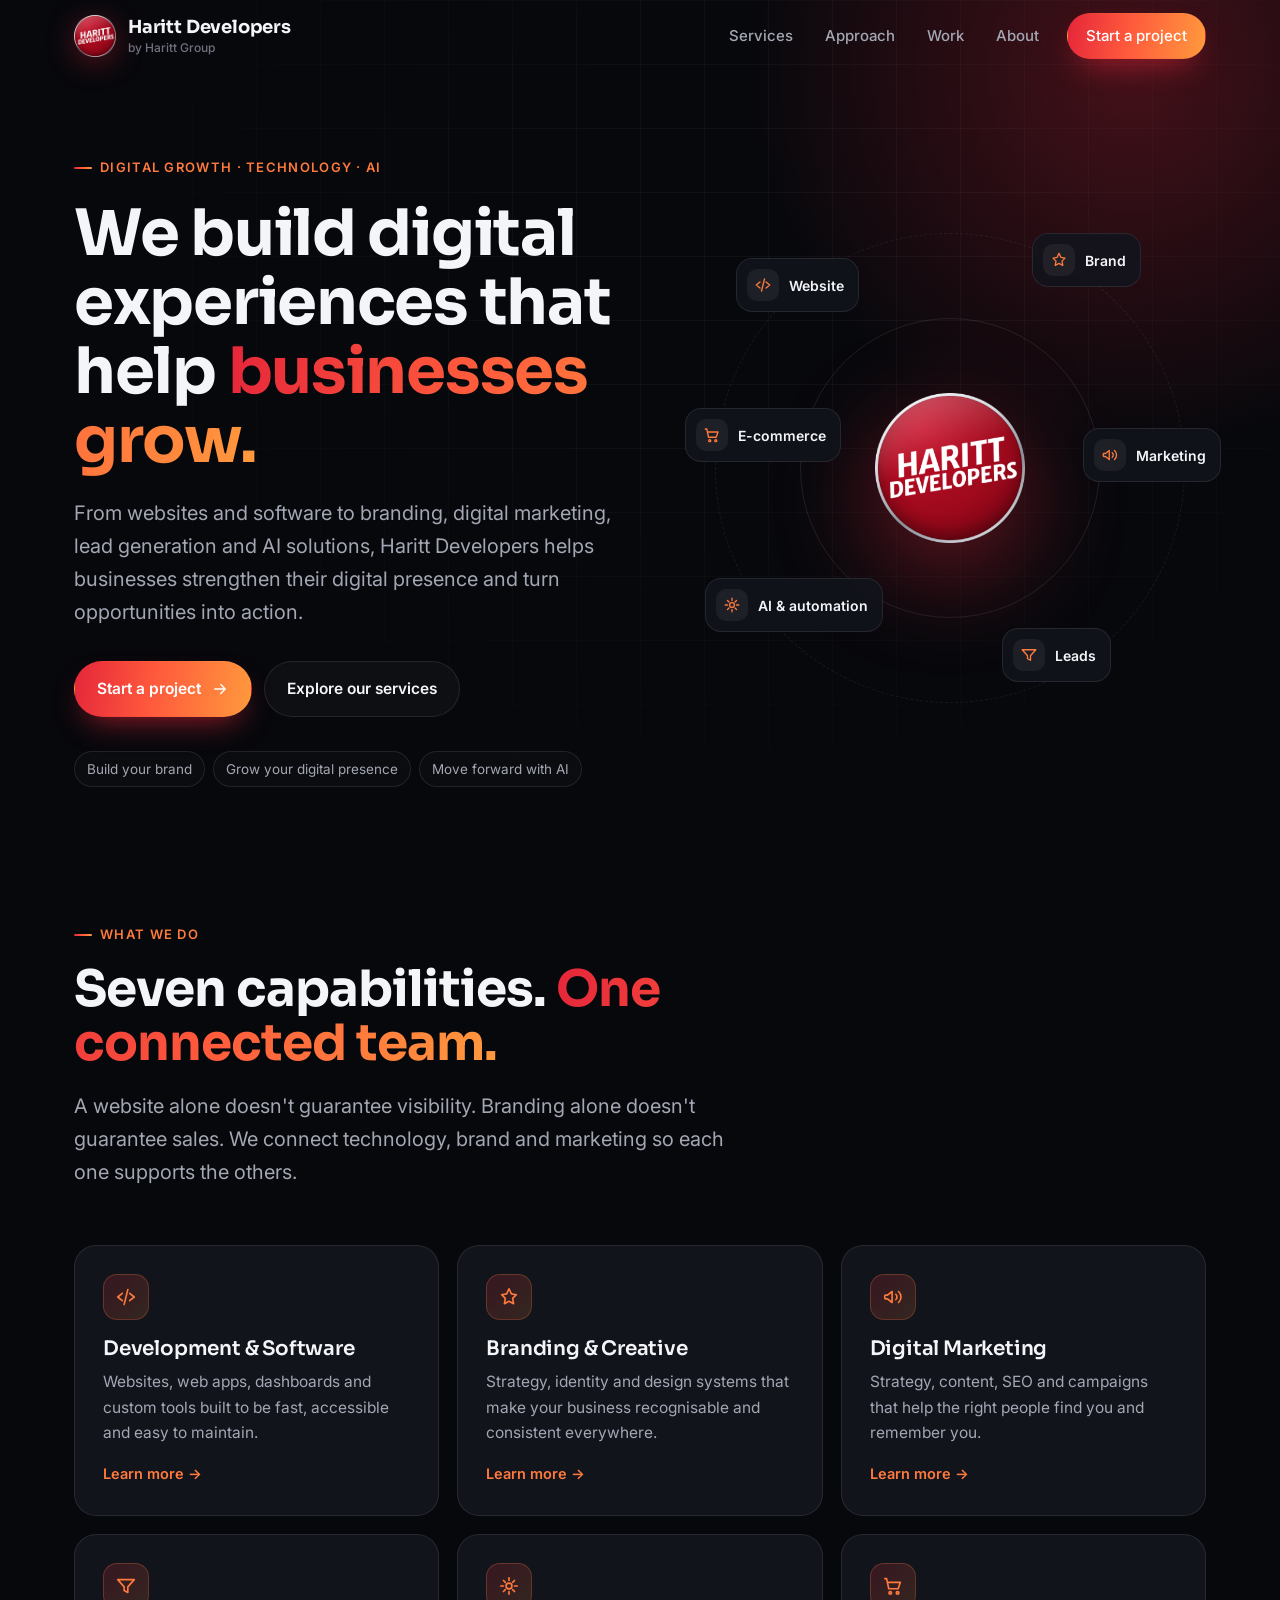
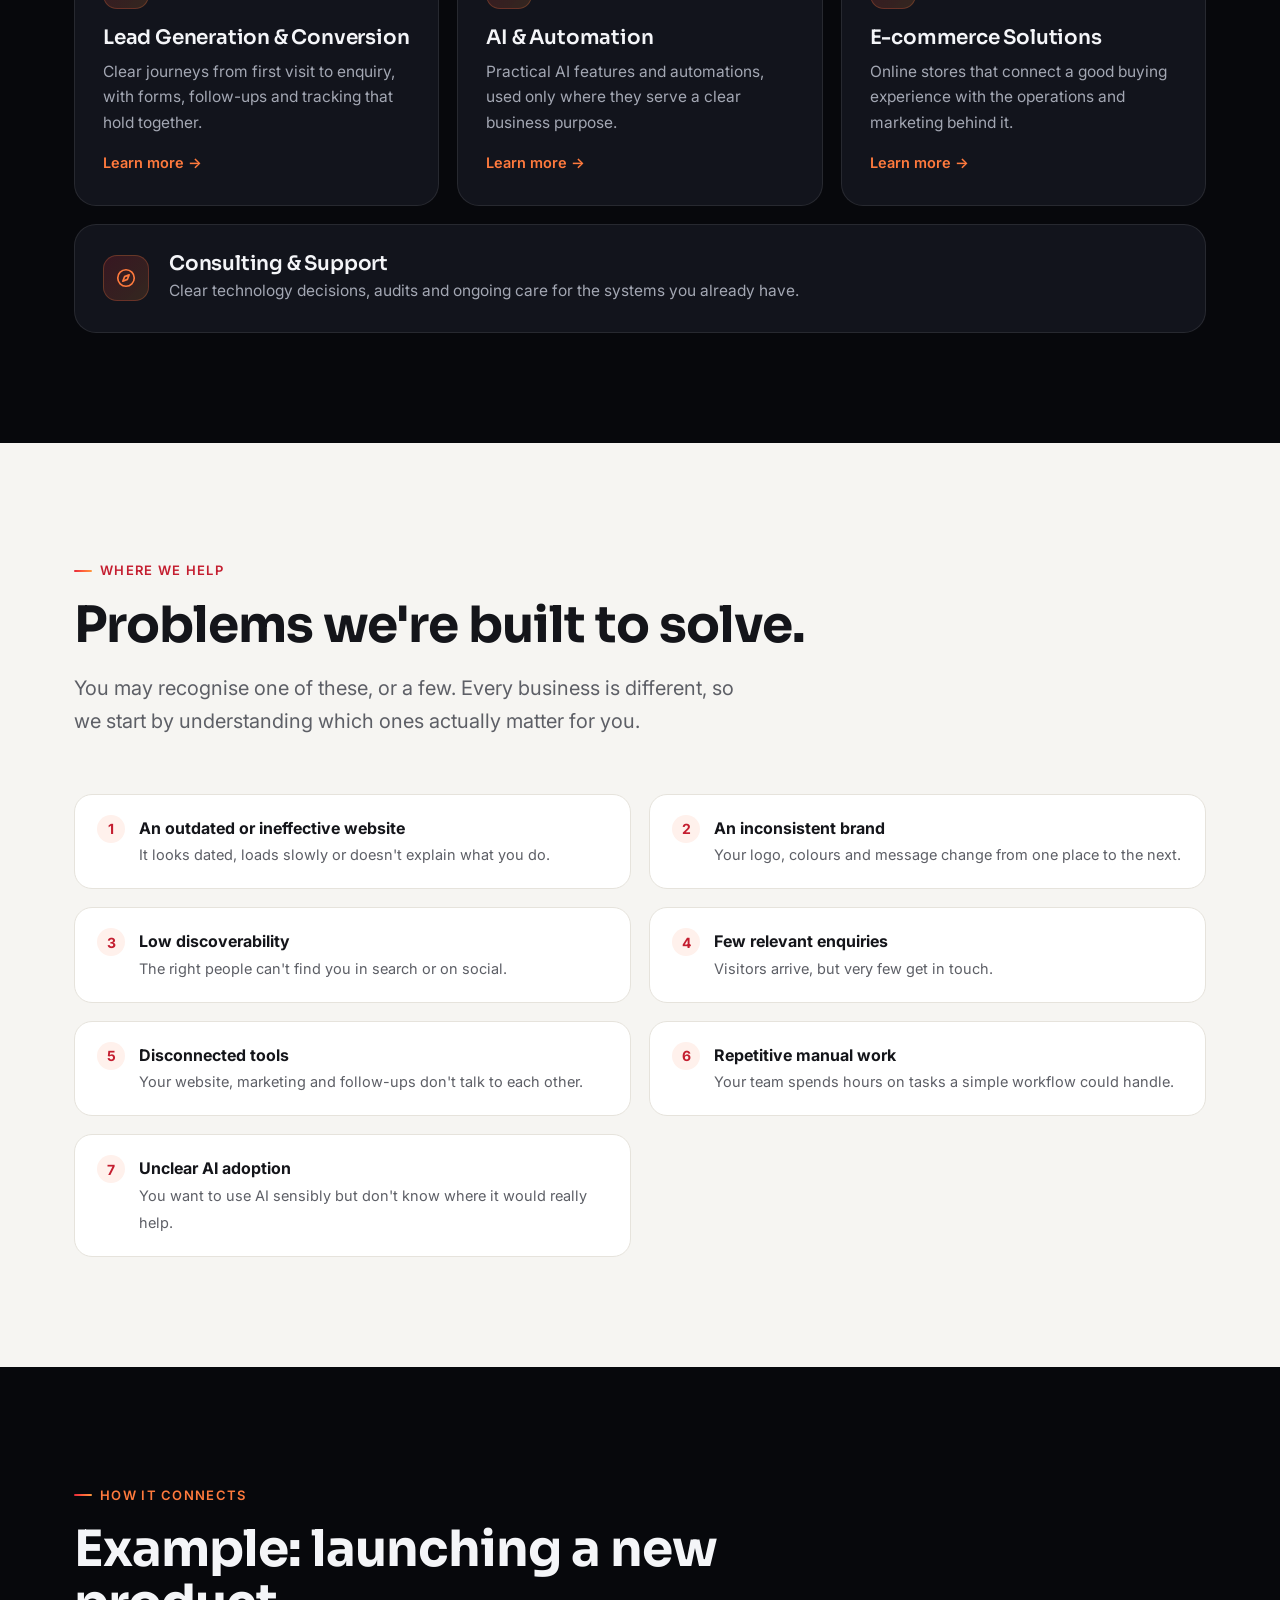
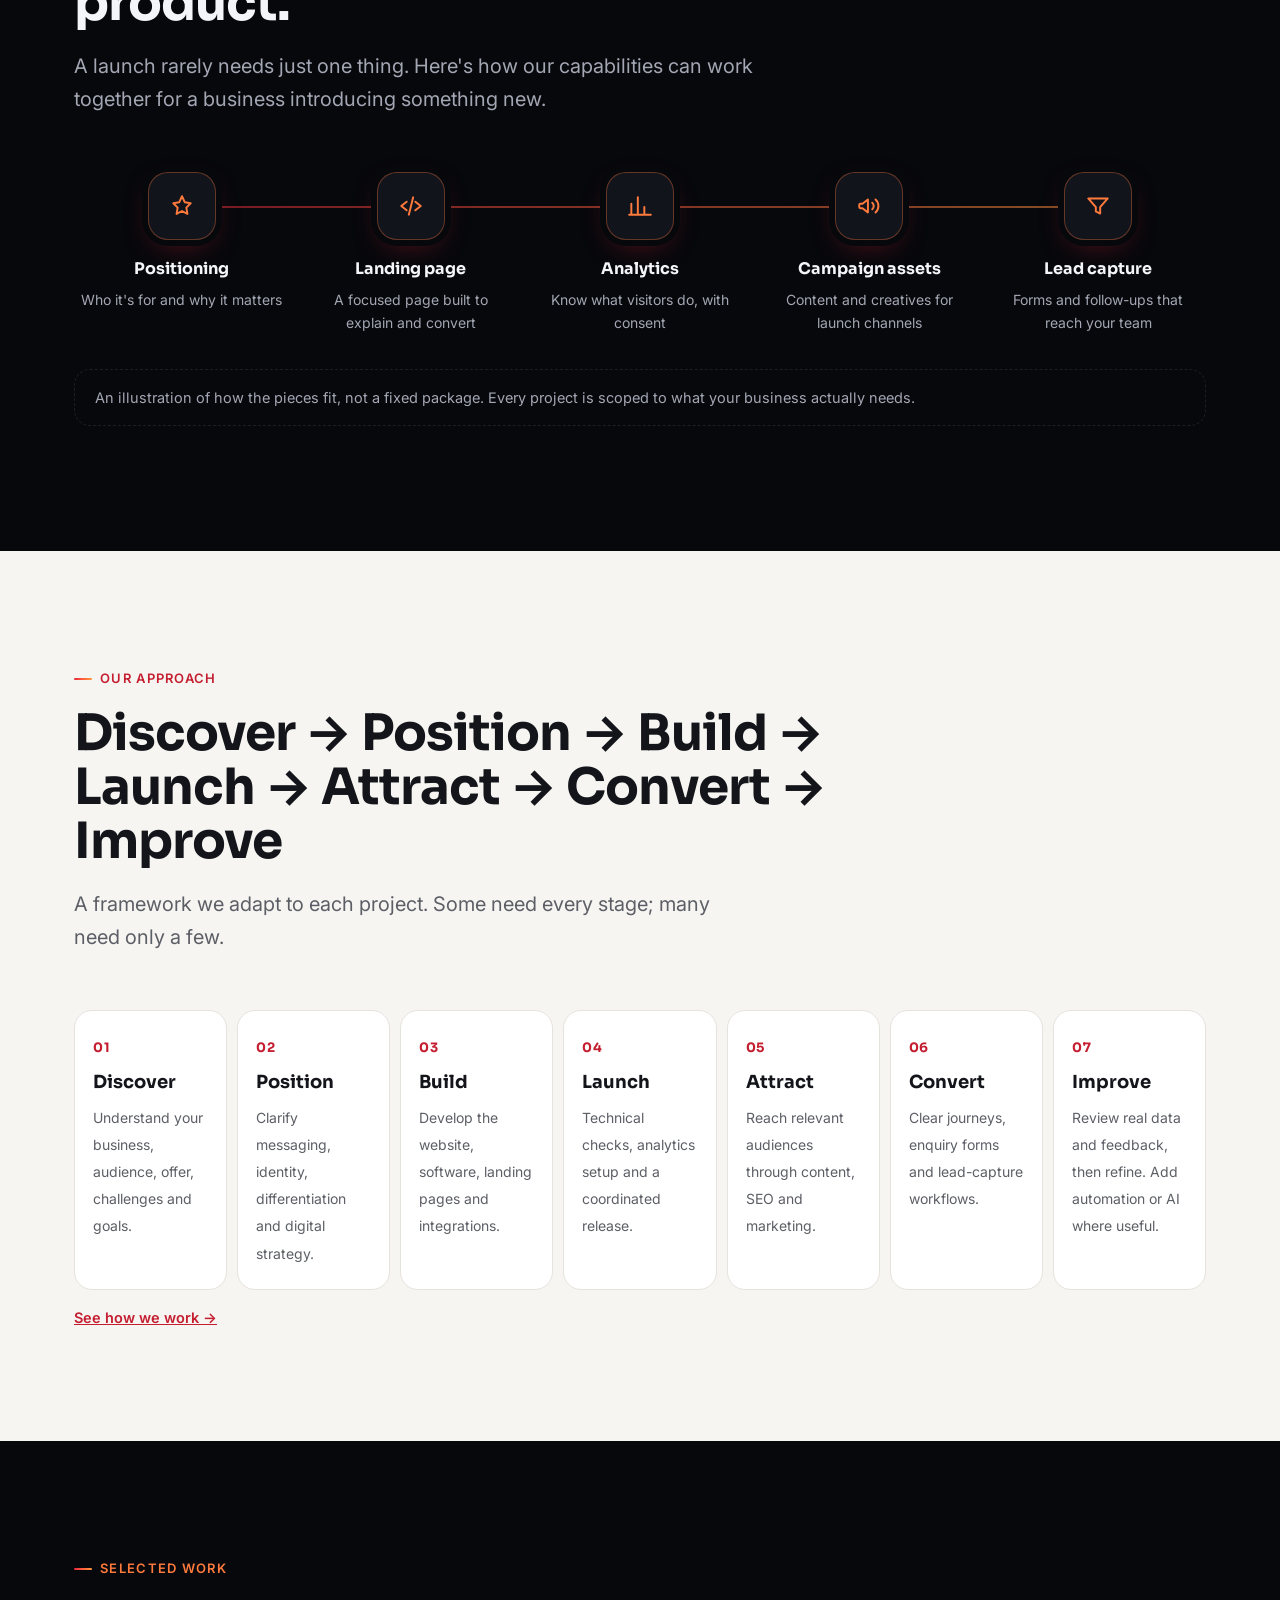
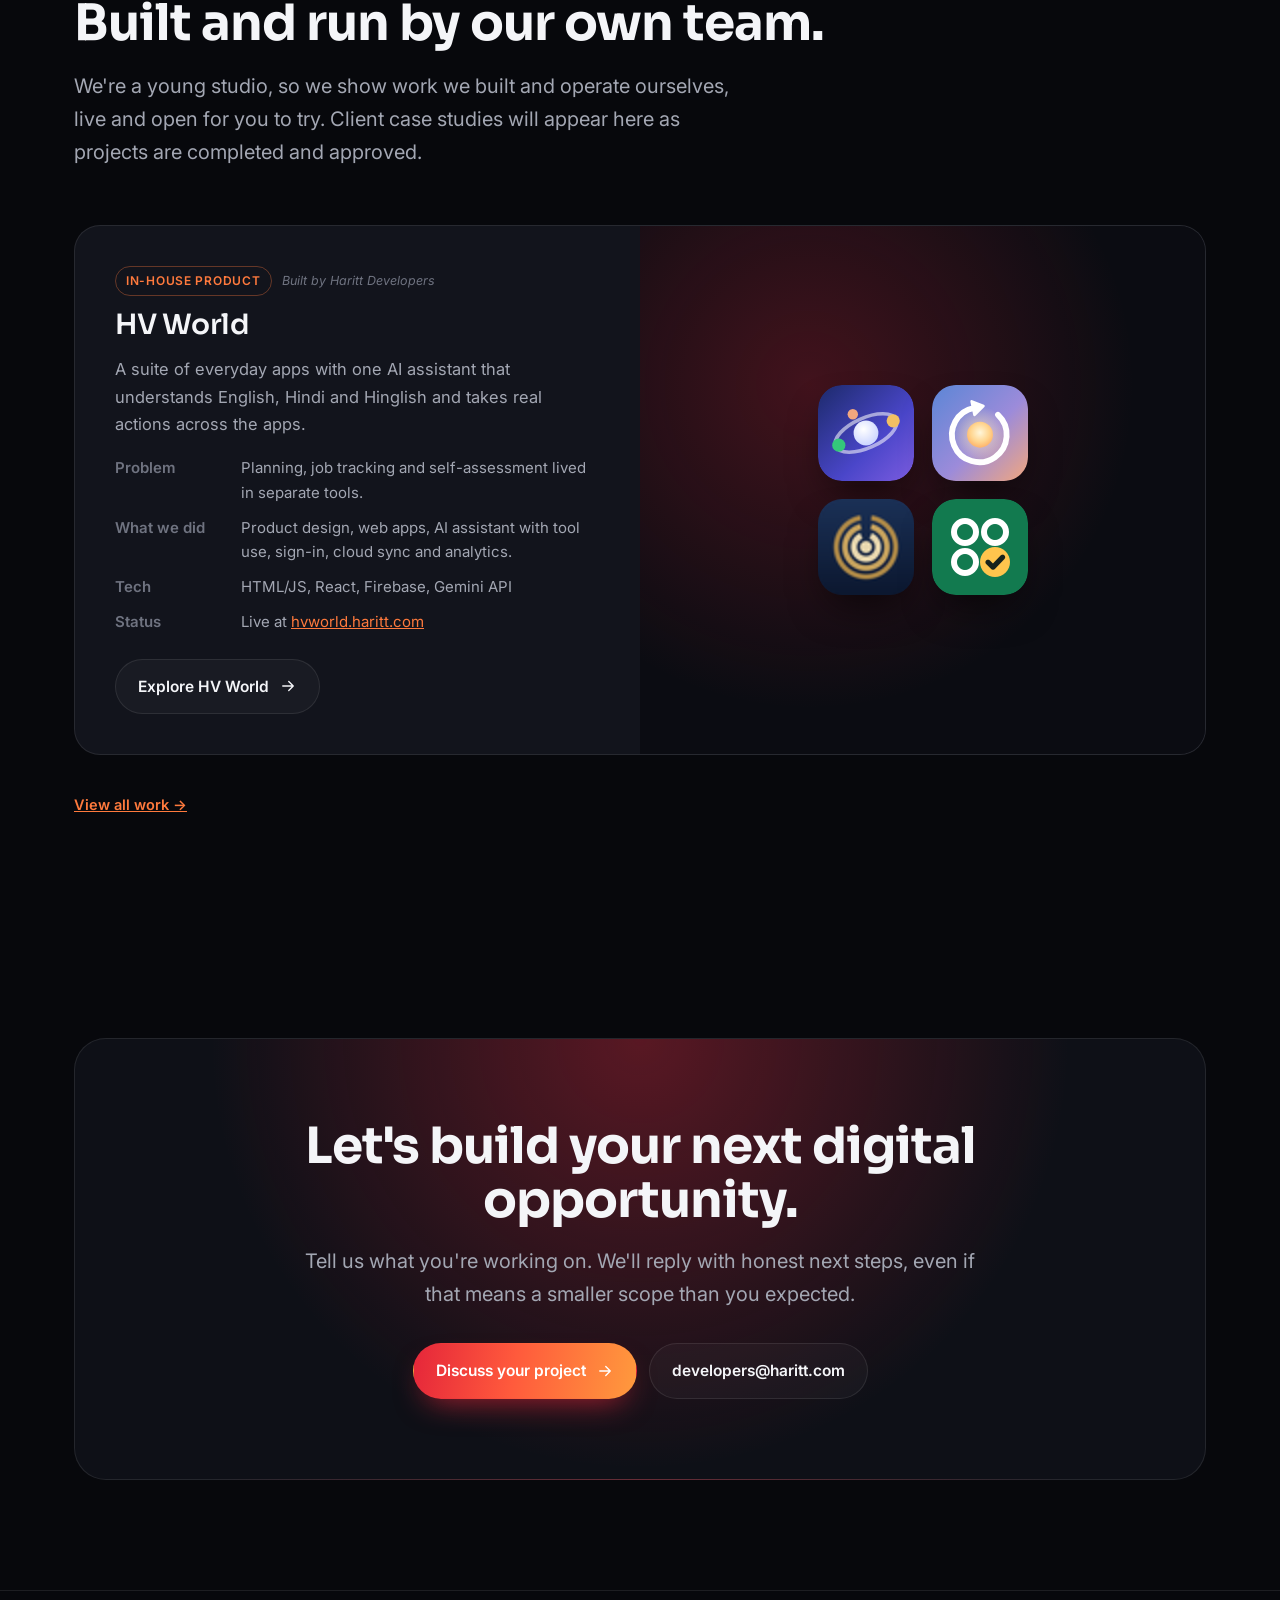
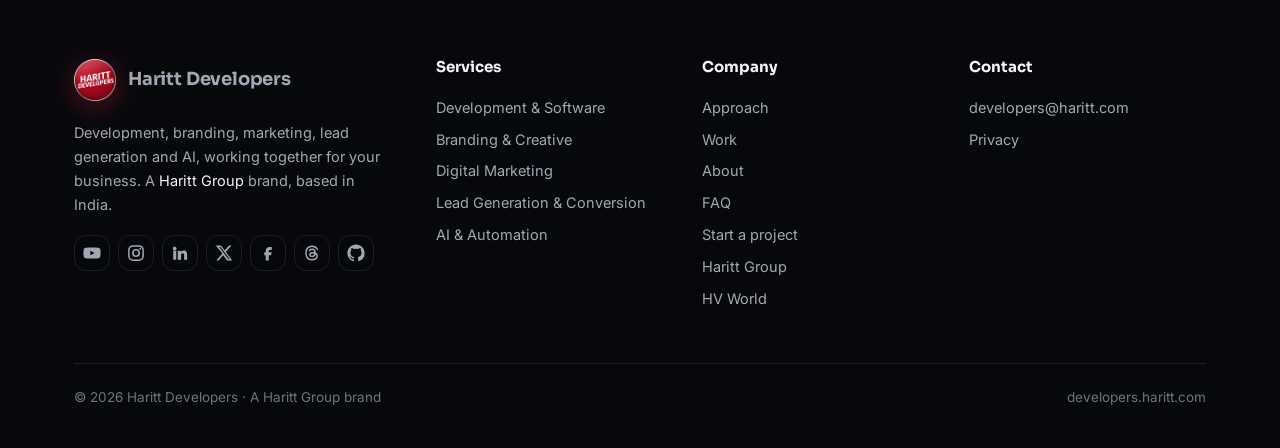
<file: index.html>
<!DOCTYPE html><html lang="en"><head><meta charset="utf-8"><script src="https://hvworld.haritt.com/status.js?v=3"></script><meta name="viewport" content="width=device-width, initial-scale=1">
<title>Haritt Developers | Websites, Software, Branding and AI Solutions</title><meta name="description" content="Haritt Developers, by Haritt Group: websites, software, branding, digital marketing, lead generation and AI solutions to help businesses grow."><meta name="theme-color" content="#07080C"><link rel="canonical" href="https://developers.haritt.com/"><meta name="robots" content="index, follow, max-image-preview:large, max-snippet:-1, max-video-preview:-1"><meta property="og:locale" content="en_IN">
<link rel="icon" href="/favicon.ico" sizes="any"><link rel="icon" href="/assets/icon-48.png" type="image/png" sizes="48x48"><link rel="icon" href="/assets/icon-192.png" type="image/png" sizes="192x192"><link rel="apple-touch-icon" href="/assets/logo-180.png">
<meta property="og:type" content="website"><meta property="og:site_name" content="Haritt Developers"><meta property="og:title" content="Haritt Developers | Websites, Software, Branding and AI Solutions"><meta property="og:description" content="Haritt Developers, by Haritt Group: websites, software, branding, digital marketing, lead generation and AI solutions to help businesses grow."><meta property="og:url" content="https://developers.haritt.com/"><meta property="og:image" content="https://developers.haritt.com/og/home.jpg"><meta property="og:image:width" content="1200"><meta property="og:image:height" content="630"><meta name="twitter:card" content="summary_large_image"><meta name="twitter:image" content="https://developers.haritt.com/og/home.jpg">
<link rel="preconnect" href="https://fonts.googleapis.com"><link rel="preconnect" href="https://fonts.gstatic.com" crossorigin>
<link href="https://fonts.googleapis.com/css2?family=Inter:wght@400;500;600&family=Sora:wght@600;700&display=swap" rel="stylesheet">
<link rel="stylesheet" href="/site.css"><script type="application/ld+json">{"@context":"https://schema.org","@graph":[{"@type":"Organization","@id":"https://developers.haritt.com/#org","name":"Haritt Developers","alternateName":["Harit Developers","Harit","Haritt","Haritt.com","Harit.com","Haritt Work","Harit Work","Haritt Agency","Harit Agency","Haritt Web","Harit Web","Harit Dev","Haritt Dev","Arett Developers","Arett","Aratt Developers","Aratt","Hrit Developers","Hrit","Haritt Developers by Haritt Group"],"url":"https://developers.haritt.com/","logo":{"@type":"ImageObject","url":"https://developers.haritt.com/assets/logo-256.png"},"email":"developers@haritt.com","description":"Haritt Developers helps businesses build and improve their digital presence through website and software development, branding, digital marketing, lead generation and AI-powered solutions.","parentOrganization":{"@type":"Organization","@id":"https://haritt.com/#org","name":"Haritt Group","url":"https://haritt.com/"},"areaServed":"IN","sameAs":["https://www.youtube.com/@harittdevelopers","https://www.instagram.com/harittdevelopers/","https://www.linkedin.com/company/harittdevelopers/","https://x.com/harittdeveloper","https://www.facebook.com/harittdevelopers","https://www.threads.com/@harittdevelopers","https://github.com/harittdevelopers"],"knowsAbout":["Web development","Software development","Branding","Digital marketing","Search engine optimisation","Lead generation","AI and automation","E-commerce"]},{"@type":"WebSite","@id":"https://developers.haritt.com/#website","name":"Haritt Developers","alternateName":["Haritt Developers by Haritt Group","Harit Developers"],"url":"https://developers.haritt.com/","publisher":{"@id":"https://developers.haritt.com/#org"},"inLanguage":"en"},{"@type":"WebPage","@id":"https://developers.haritt.com/#page","url":"https://developers.haritt.com/","name":"Haritt Developers | Websites, Software, Branding and AI Solutions","description":"Haritt Developers, by Haritt Group: websites, software, branding, digital marketing, lead generation and AI solutions to help businesses grow.","isPartOf":{"@id":"https://developers.haritt.com/#website"},"about":{"@id":"https://developers.haritt.com/#org"},"inLanguage":"en"}]}</script></head><body><nav id="nav"><div class="w"><div class="br"><a class="bh" href="/" aria-label="Haritt Developers home"><img src="/assets/logo-180.png" alt="Haritt Developers logo" width="42" height="42"></a><span><a class="bh" href="/">Haritt Developers</a><a class="par" href="https://haritt.com">by Haritt Group</a></span></div>
<div class="lk" id="lk"><a href="/services/">Services</a><a href="/approach/">Approach</a><a href="/work/">Work</a><a href="/about/">About</a><a class="btn p" href="/contact/">Start a project</a></div>
<button class="mb" id="mb" aria-label="Open menu" aria-expanded="false" aria-controls="lk"><i></i><i></i><i></i></button></div></nav><header class="hero"><div class="w"><div class="hg"><div>
<div class="eb rv">Digital growth · Technology · AI</div>
<h1 class="rv">We build digital experiences that help <span class="gt">businesses grow.</span></h1>
<p class="lead rv">From websites and software to branding, digital marketing, lead generation and AI solutions, Haritt Developers helps businesses strengthen their digital presence and turn opportunities into action.</p>
<div class="cta rv"><a class="btn p" href="/contact/">Start a project <svg viewBox="0 0 24 24" fill="none" stroke="currentColor" stroke-width="1.8" stroke-linecap="round" stroke-linejoin="round" aria-hidden="true"><path d="M5 12h14M13 6l6 6-6 6"/></svg></a><a class="btn g" href="/services/">Explore our services</a></div>
<div class="chips rv"><span>Build your brand</span><span>Grow your digital presence</span><span>Move forward with AI</span></div>
</div><div class="stack rv" aria-hidden="true"><div class="ring a"></div><div class="ring b"></div><img class="orb" src="/assets/logo-256.png" alt=""><div class="node" style="left:8%;top:8%"><i style="color:var(--orange)"><svg viewBox="0 0 24 24" fill="none" stroke="currentColor" stroke-width="1.8" stroke-linecap="round" stroke-linejoin="round" aria-hidden="true"><path d="M8 8l-5 4 5 4M16 8l5 4-5 4M14 4l-4 16"/></svg></i>Website</div><div class="node" style="left:66%;top:3%"><i style="color:var(--orange)"><svg viewBox="0 0 24 24" fill="none" stroke="currentColor" stroke-width="1.8" stroke-linecap="round" stroke-linejoin="round" aria-hidden="true"><path d="M12 3l2.6 5.6L20 9.5l-4 4 1 5.8L12 16.6 7 19.3l1-5.8-4-4 5.4-.9z"/></svg></i>Brand</div><div class="node" style="left:76%;top:42%"><i style="color:var(--orange)"><svg viewBox="0 0 24 24" fill="none" stroke="currentColor" stroke-width="1.8" stroke-linecap="round" stroke-linejoin="round" aria-hidden="true"><path d="M3 11v2a1 1 0 001 1h2l5 4V6L6 10H4a1 1 0 00-1 1zM15 9a4 4 0 010 6M18 6a8 8 0 010 12"/></svg></i>Marketing</div><div class="node" style="left:60%;top:82%"><i style="color:var(--orange)"><svg viewBox="0 0 24 24" fill="none" stroke="currentColor" stroke-width="1.8" stroke-linecap="round" stroke-linejoin="round" aria-hidden="true"><path d="M3 5h18l-7 8v6l-4-2v-4z"/></svg></i>Leads</div><div class="node" style="left:2%;top:72%"><i style="color:var(--orange)"><svg viewBox="0 0 24 24" fill="none" stroke="currentColor" stroke-width="1.8" stroke-linecap="round" stroke-linejoin="round" aria-hidden="true"><path d="M12 3v3M12 18v3M3 12h3M18 12h3M6 6l2 2M16 16l2 2M6 18l2-2M16 8l2-2"/><circle cx="12" cy="12" r="3.2"/></svg></i>AI & automation</div><div class="node" style="left:-2%;top:38%"><i style="color:var(--orange)"><svg viewBox="0 0 24 24" fill="none" stroke="currentColor" stroke-width="1.8" stroke-linecap="round" stroke-linejoin="round" aria-hidden="true"><path d="M3 4h2l2.4 11h10.2L20 8H6.2"/><circle cx="9" cy="19.5" r="1.4"/><circle cx="17" cy="19.5" r="1.4"/></svg></i>E-commerce</div></div></div></div></header>

<section style="padding-top:40px"><div class="w"><div class="sh rv"><div class="eb">What we do</div><h2>Seven capabilities. <span class="gt">One connected team.</span></h2><p class="lead">A website alone doesn't guarantee visibility. Branding alone doesn't guarantee sales. We connect technology, brand and marketing so each one supports the others.</p></div>
<div class="g3"><a class="card rv" href="/services/#development"><div class="ic"><svg viewBox="0 0 24 24" fill="none" stroke="currentColor" stroke-width="1.8" stroke-linecap="round" stroke-linejoin="round" aria-hidden="true"><path d="M8 8l-5 4 5 4M16 8l5 4-5 4M14 4l-4 16"/></svg></div><h3>Development & Software</h3><p>Websites, web apps, dashboards and custom tools built to be fast, accessible and easy to maintain.</p><span class="more">Learn more →</span></a><a class="card rv" href="/services/#branding"><div class="ic"><svg viewBox="0 0 24 24" fill="none" stroke="currentColor" stroke-width="1.8" stroke-linecap="round" stroke-linejoin="round" aria-hidden="true"><path d="M12 3l2.6 5.6L20 9.5l-4 4 1 5.8L12 16.6 7 19.3l1-5.8-4-4 5.4-.9z"/></svg></div><h3>Branding & Creative</h3><p>Strategy, identity and design systems that make your business recognisable and consistent everywhere.</p><span class="more">Learn more →</span></a><a class="card rv" href="/services/#marketing"><div class="ic"><svg viewBox="0 0 24 24" fill="none" stroke="currentColor" stroke-width="1.8" stroke-linecap="round" stroke-linejoin="round" aria-hidden="true"><path d="M3 11v2a1 1 0 001 1h2l5 4V6L6 10H4a1 1 0 00-1 1zM15 9a4 4 0 010 6M18 6a8 8 0 010 12"/></svg></div><h3>Digital Marketing</h3><p>Strategy, content, SEO and campaigns that help the right people find you and remember you.</p><span class="more">Learn more →</span></a><a class="card rv" href="/services/#leads"><div class="ic"><svg viewBox="0 0 24 24" fill="none" stroke="currentColor" stroke-width="1.8" stroke-linecap="round" stroke-linejoin="round" aria-hidden="true"><path d="M3 5h18l-7 8v6l-4-2v-4z"/></svg></div><h3>Lead Generation & Conversion</h3><p>Clear journeys from first visit to enquiry, with forms, follow-ups and tracking that hold together.</p><span class="more">Learn more →</span></a><a class="card rv" href="/services/#ai"><div class="ic"><svg viewBox="0 0 24 24" fill="none" stroke="currentColor" stroke-width="1.8" stroke-linecap="round" stroke-linejoin="round" aria-hidden="true"><path d="M12 3v3M12 18v3M3 12h3M18 12h3M6 6l2 2M16 16l2 2M6 18l2-2M16 8l2-2"/><circle cx="12" cy="12" r="3.2"/></svg></div><h3>AI & Automation</h3><p>Practical AI features and automations, used only where they serve a clear business purpose.</p><span class="more">Learn more →</span></a><a class="card rv" href="/services/#ecommerce"><div class="ic"><svg viewBox="0 0 24 24" fill="none" stroke="currentColor" stroke-width="1.8" stroke-linecap="round" stroke-linejoin="round" aria-hidden="true"><path d="M3 4h2l2.4 11h10.2L20 8H6.2"/><circle cx="9" cy="19.5" r="1.4"/><circle cx="17" cy="19.5" r="1.4"/></svg></div><h3>E-commerce Solutions</h3><p>Online stores that connect a good buying experience with the operations and marketing behind it.</p><span class="more">Learn more →</span></a></div>
<a class="card rv" href="/services/#consulting" style="margin-top:18px;display:flex;gap:20px;align-items:center"><div class="ic" style="margin:0;flex:none"><svg viewBox="0 0 24 24" fill="none" stroke="currentColor" stroke-width="1.8" stroke-linecap="round" stroke-linejoin="round" aria-hidden="true"><circle cx="12" cy="12" r="9"/><path d="M15.5 8.5l-2 5-5 2 2-5z"/></svg></div><div><h3>Consulting & Support</h3><p style="margin-top:4px">Clear technology decisions, audits and ongoing care for the systems you already have.</p></div></a>
</div></section>

<section class="light"><div class="w"><div class="sh rv"><div class="eb">Where we help</div><h2>Problems we're built to solve.</h2><p class="lead">You may recognise one of these, or a few. Every business is different, so we start by understanding which ones actually matter for you.</p></div>
<div class="g2"><div class="ch rv"><em>1</em><div><b>An outdated or ineffective website</b><span>It looks dated, loads slowly or doesn't explain what you do.</span></div></div><div class="ch rv"><em>2</em><div><b>An inconsistent brand</b><span>Your logo, colours and message change from one place to the next.</span></div></div><div class="ch rv"><em>3</em><div><b>Low discoverability</b><span>The right people can't find you in search or on social.</span></div></div><div class="ch rv"><em>4</em><div><b>Few relevant enquiries</b><span>Visitors arrive, but very few get in touch.</span></div></div><div class="ch rv"><em>5</em><div><b>Disconnected tools</b><span>Your website, marketing and follow-ups don't talk to each other.</span></div></div><div class="ch rv"><em>6</em><div><b>Repetitive manual work</b><span>Your team spends hours on tasks a simple workflow could handle.</span></div></div><div class="ch rv"><em>7</em><div><b>Unclear AI adoption</b><span>You want to use AI sensibly but don't know where it would really help.</span></div></div></div>
</div></section>

<section><div class="w"><div class="sh rv"><div class="eb">How it connects</div><h2>Example: launching a new product.</h2><p class="lead">A launch rarely needs just one thing. Here's how our capabilities can work together for a business introducing something new.</p></div>
<div class="flowx rv"><div class="fx"><div class="d"><svg viewBox="0 0 24 24" fill="none" stroke="currentColor" stroke-width="1.8" stroke-linecap="round" stroke-linejoin="round" aria-hidden="true"><path d="M12 3l2.6 5.6L20 9.5l-4 4 1 5.8L12 16.6 7 19.3l1-5.8-4-4 5.4-.9z"/></svg></div><div><b>Positioning</b><span>Who it's for and why it matters</span></div></div><div class="fx"><div class="d"><svg viewBox="0 0 24 24" fill="none" stroke="currentColor" stroke-width="1.8" stroke-linecap="round" stroke-linejoin="round" aria-hidden="true"><path d="M8 8l-5 4 5 4M16 8l5 4-5 4M14 4l-4 16"/></svg></div><div><b>Landing page</b><span>A focused page built to explain and convert</span></div></div><div class="fx"><div class="d"><svg viewBox="0 0 24 24" fill="none" stroke="currentColor" stroke-width="1.8" stroke-linecap="round" stroke-linejoin="round" aria-hidden="true"><path d="M4 20V10M10 20V4M16 20v-7M22 20H2"/></svg></div><div><b>Analytics</b><span>Know what visitors do, with consent</span></div></div><div class="fx"><div class="d"><svg viewBox="0 0 24 24" fill="none" stroke="currentColor" stroke-width="1.8" stroke-linecap="round" stroke-linejoin="round" aria-hidden="true"><path d="M3 11v2a1 1 0 001 1h2l5 4V6L6 10H4a1 1 0 00-1 1zM15 9a4 4 0 010 6M18 6a8 8 0 010 12"/></svg></div><div><b>Campaign assets</b><span>Content and creatives for launch channels</span></div></div><div class="fx"><div class="d"><svg viewBox="0 0 24 24" fill="none" stroke="currentColor" stroke-width="1.8" stroke-linecap="round" stroke-linejoin="round" aria-hidden="true"><path d="M3 5h18l-7 8v6l-4-2v-4z"/></svg></div><div><b>Lead capture</b><span>Forms and follow-ups that reach your team</span></div></div></div>
<p class="note rv">An illustration of how the pieces fit, not a fixed package. Every project is scoped to what your business actually needs.</p>
</div></section>

<section class="light"><div class="w"><div class="sh rv"><div class="eb">Our approach</div><h2>Discover → Position → Build → Launch → Attract → Convert → Improve</h2><p class="lead">A framework we adapt to each project. Some need every stage; many need only a few.</p></div>
<div class="proc"><div class="ps rv"><b>Discover</b><span>Understand your business, audience, offer, challenges and goals.</span></div><div class="ps rv"><b>Position</b><span>Clarify messaging, identity, differentiation and digital strategy.</span></div><div class="ps rv"><b>Build</b><span>Develop the website, software, landing pages and integrations.</span></div><div class="ps rv"><b>Launch</b><span>Technical checks, analytics setup and a coordinated release.</span></div><div class="ps rv"><b>Attract</b><span>Reach relevant audiences through content, SEO and marketing.</span></div><div class="ps rv"><b>Convert</b><span>Clear journeys, enquiry forms and lead-capture workflows.</span></div><div class="ps rv"><b>Improve</b><span>Review real data and feedback, then refine. Add automation or AI where useful.</span></div></div>
<a class="more rv" href="/approach/">See how we work →</a></div></section>

<section><div class="w"><div class="sh rv"><div class="eb">Selected work</div><h2>Built and run by our own team.</h2><p class="lead">We're a young studio, so we show work we built and operate ourselves, live and open for you to try. Client case studies will appear here as projects are completed and approved.</p></div>

<div class="wk rv"><div class="tx"><span class="tag">In-house product</span><span class="by">Built by Haritt Developers</span><h3>HV World</h3><p style="color:var(--soft)">A suite of everyday apps with one AI assistant that understands English, Hindi and Hinglish and takes real actions across the apps.</p>
<dl><dt>Problem</dt><dd>Planning, job tracking and self-assessment lived in separate tools.</dd><dt>What we did</dt><dd>Product design, web apps, AI assistant with tool use, sign-in, cloud sync and analytics.</dd><dt>Tech</dt><dd>HTML/JS, React, Firebase, Gemini API</dd><dt>Status</dt><dd>Live at <a href="https://hvworld.haritt.com" style="color:var(--orange)">hvworld.haritt.com</a></dd></dl><a class="btn g" style="margin-top:24px" href="https://hvworld.haritt.com" target="_blank" rel="noopener">Explore HV World <svg viewBox="0 0 24 24" fill="none" stroke="currentColor" stroke-width="1.8" stroke-linecap="round" stroke-linejoin="round" aria-hidden="true"><path d="M5 12h14M13 6l6 6-6 6"/></svg></a></div>
<div class="vis"><div class="apps"><img src="/assets/apps/hv-world.svg" alt="HV World icon"><img src="/assets/apps/hv-reset.svg" alt="HV Reset icon"><img src="/assets/apps/hv-vault.png" alt="HV Vault icon"><img src="/assets/apps/hv-test.png" alt="HV Test icon"></div></div></div>
<a class="more rv" href="/work/">View all work →</a></div></section>

<section><div class="w"><div class="fin rv"><h2>Let's build your next digital opportunity.</h2><p class="lead">Tell us what you're working on. We'll reply with honest next steps, even if that means a smaller scope than you expected.</p><div class="cta"><a class="btn p" href="/contact/">Discuss your project <svg viewBox="0 0 24 24" fill="none" stroke="currentColor" stroke-width="1.8" stroke-linecap="round" stroke-linejoin="round" aria-hidden="true"><path d="M5 12h14M13 6l6 6-6 6"/></svg></a><a class="btn g" href="mailto:developers@haritt.com">developers@haritt.com</a></div></div></div></section>
<footer><div class="w"><div class="fg">
<div><a class="br" href="/"><img src="/assets/logo-180.png" alt="" width="42" height="42"><span>Haritt Developers</span></a><p style="margin-top:16px;max-width:320px">Development, branding, marketing, lead generation and AI, working together for your business. A <a href="https://haritt.com">Haritt Group</a> brand, based in India.</p><div class="soc"><a href="https://www.youtube.com/@harittdevelopers" target="_blank" rel="noopener me" aria-label="Haritt Developers on YouTube" title="YouTube · @harittdevelopers"><svg viewBox="0 0 24 24" aria-hidden="true"><path fill="currentColor" d="M23 7.2a3 3 0 00-2.1-2.1C19 4.6 12 4.6 12 4.6s-7 0-8.9.5A3 3 0 001 7.2 31 31 0 00.5 12a31 31 0 00.5 4.8 3 3 0 002.1 2.1c1.9.5 8.9.5 8.9.5s7 0 8.9-.5a3 3 0 002.1-2.1c.4-1.6.5-4.8.5-4.8s0-3.2-.5-4.8zM9.75 15.02V8.98L15.5 12z"/></svg></a><a href="https://www.instagram.com/harittdevelopers/" target="_blank" rel="noopener me" aria-label="Haritt Developers on Instagram" title="Instagram · @harittdevelopers"><svg viewBox="0 0 24 24" aria-hidden="true"><rect x="2.5" y="2.5" width="19" height="19" rx="5.5" fill="none" stroke="currentColor" stroke-width="2"/><circle cx="12" cy="12" r="4.3" fill="none" stroke="currentColor" stroke-width="2"/><circle cx="17.6" cy="6.4" r="1.3" fill="currentColor"/></svg></a><a href="https://www.linkedin.com/company/harittdevelopers/" target="_blank" rel="noopener me" aria-label="Haritt Developers on LinkedIn" title="LinkedIn · Haritt Developers"><svg viewBox="0 0 24 24" aria-hidden="true"><path fill="currentColor" d="M4.98 3.5a2.5 2.5 0 11-.01 5 2.5 2.5 0 01.01-5zM3 9h4v12H3zM9 9h3.8v1.7h.1c.5-1 1.8-2 3.8-2 4 0 4.8 2.6 4.8 6V21h-4v-5.6c0-1.3 0-3-1.9-3s-2.1 1.4-2.1 2.9V21H9z"/></svg></a><a href="https://x.com/harittdeveloper" target="_blank" rel="noopener me" aria-label="Haritt Developers on X" title="X · @harittdeveloper"><svg viewBox="0 0 24 24" aria-hidden="true"><path fill="currentColor" d="M18.9 2H22l-7.6 8.7L23 22h-6.8l-5.3-6.9L4.8 22H1.7l8.1-9.3L1 2h7l4.8 6.3zm-1.2 18h1.7L7.4 3.9H5.6z"/></svg></a><a href="https://www.facebook.com/harittdevelopers" target="_blank" rel="noopener me" aria-label="Haritt Developers on Facebook" title="Facebook · @harittdevelopers"><svg viewBox="0 0 24 24" aria-hidden="true"><path fill="currentColor" d="M14 8h3V4h-3c-2.8 0-5 2.2-5 5v2H7v4h2v7h4v-7h3l1-4h-4V9c0-.6.4-1 1-1z"/></svg></a><a href="https://www.threads.com/@harittdevelopers" target="_blank" rel="noopener me" aria-label="Haritt Developers on Threads" title="Threads · @harittdevelopers"><svg viewBox="0 0 24 24" aria-hidden="true"><path fill="none" stroke="currentColor" stroke-width="2" stroke-linecap="round" d="M19.2 7C17.8 4.4 15.3 3 12 3 6.9 3 4 6.5 4 12s2.9 9 8 9c3.9 0 6.8-2 6.8-5.2 0-3-2.6-4.4-6-4.1-2.5.2-3.7 1.4-3.6 2.8.1 1.5 1.6 2.4 3.4 2.2 2.5-.3 3.5-2.4 3.5-5.4 0-2.6-1.5-4.2-4-4.2-1.7 0-2.9.7-3.5 1.8"/></svg></a><a href="https://github.com/harittdevelopers" target="_blank" rel="noopener me" aria-label="Haritt Developers on GitHub" title="GitHub · harittdevelopers"><svg viewBox="0 0 24 24" aria-hidden="true"><path fill="currentColor" d="M12 .5C5.65.5.5 5.65.5 12c0 5.08 3.29 9.39 7.86 10.91.58.1.79-.25.79-.56v-2c-3.2.7-3.87-1.37-3.87-1.37-.52-1.33-1.28-1.69-1.28-1.69-1.04-.71.08-.7.08-.7 1.15.08 1.76 1.18 1.76 1.18 1.03 1.76 2.69 1.25 3.35.96.1-.75.4-1.25.73-1.54-2.55-.29-5.24-1.28-5.24-5.68 0-1.26.45-2.28 1.18-3.09-.12-.29-.51-1.46.11-3.04 0 0 .97-.31 3.17 1.18a11 11 0 015.77 0c2.2-1.49 3.17-1.18 3.17-1.18.62 1.58.23 2.75.11 3.04.74.81 1.18 1.83 1.18 3.09 0 4.42-2.69 5.39-5.25 5.67.41.36.78 1.06.78 2.14v3.17c0 .31.21.67.8.56A11.5 11.5 0 0023.5 12C23.5 5.65 18.35.5 12 .5z"/></svg></a></div></div>
<div><b>Services</b><a href="/services/#development">Development & Software</a><a href="/services/#branding">Branding & Creative</a><a href="/services/#marketing">Digital Marketing</a><a href="/services/#leads">Lead Generation & Conversion</a><a href="/services/#ai">AI & Automation</a></div>
<div><b>Company</b><a href="/approach/">Approach</a><a href="/work/">Work</a><a href="/about/">About</a><a href="/faq/">FAQ</a><a href="/contact/">Start a project</a><a href="https://haritt.com">Haritt Group</a><a href="https://hvworld.haritt.com">HV World</a></div>
<div><b>Contact</b><a href="mailto:developers@haritt.com">developers@haritt.com</a><a href="/privacy/">Privacy</a></div>
</div><div class="fb"><span>© 2026 Haritt Developers · <a href="https://haritt.com">A Haritt Group brand</a></span><span>developers.haritt.com</span></div></div></footer>
<script src="/site.js"></script></body></html>
</file>
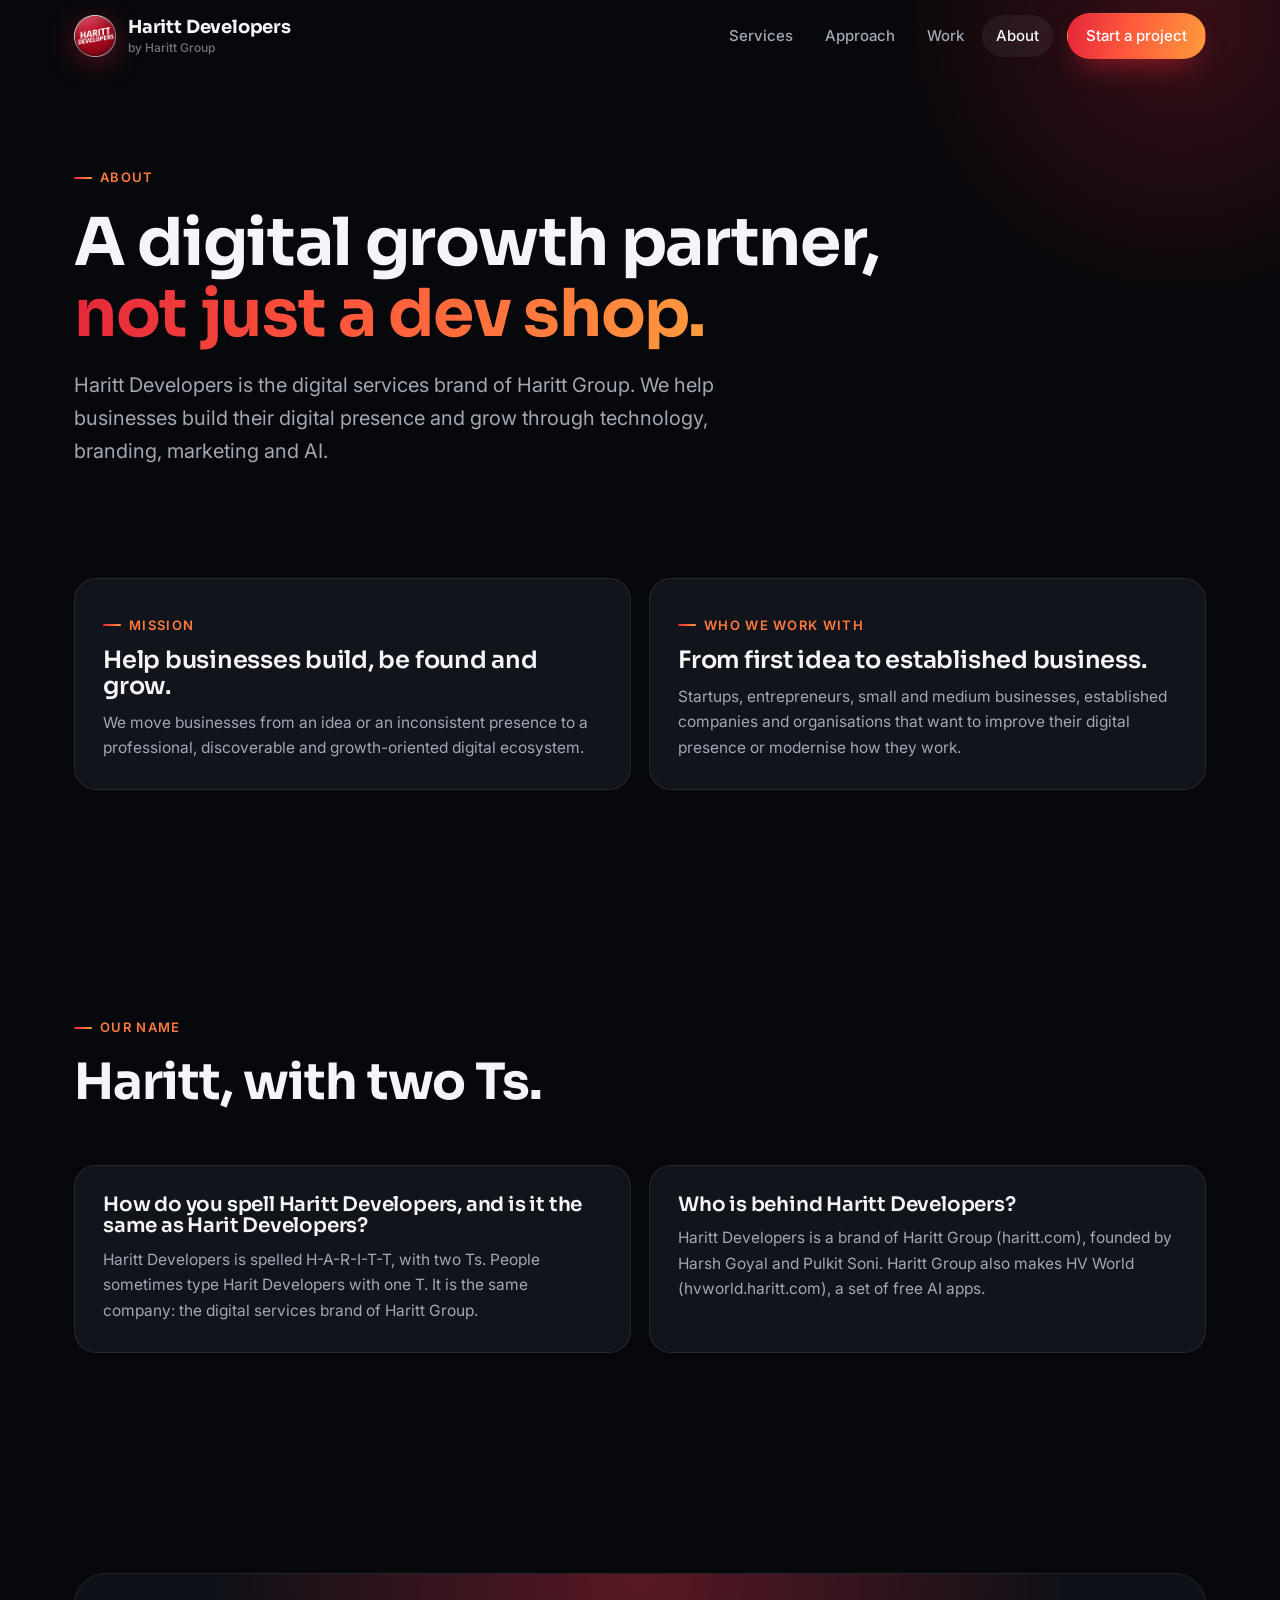
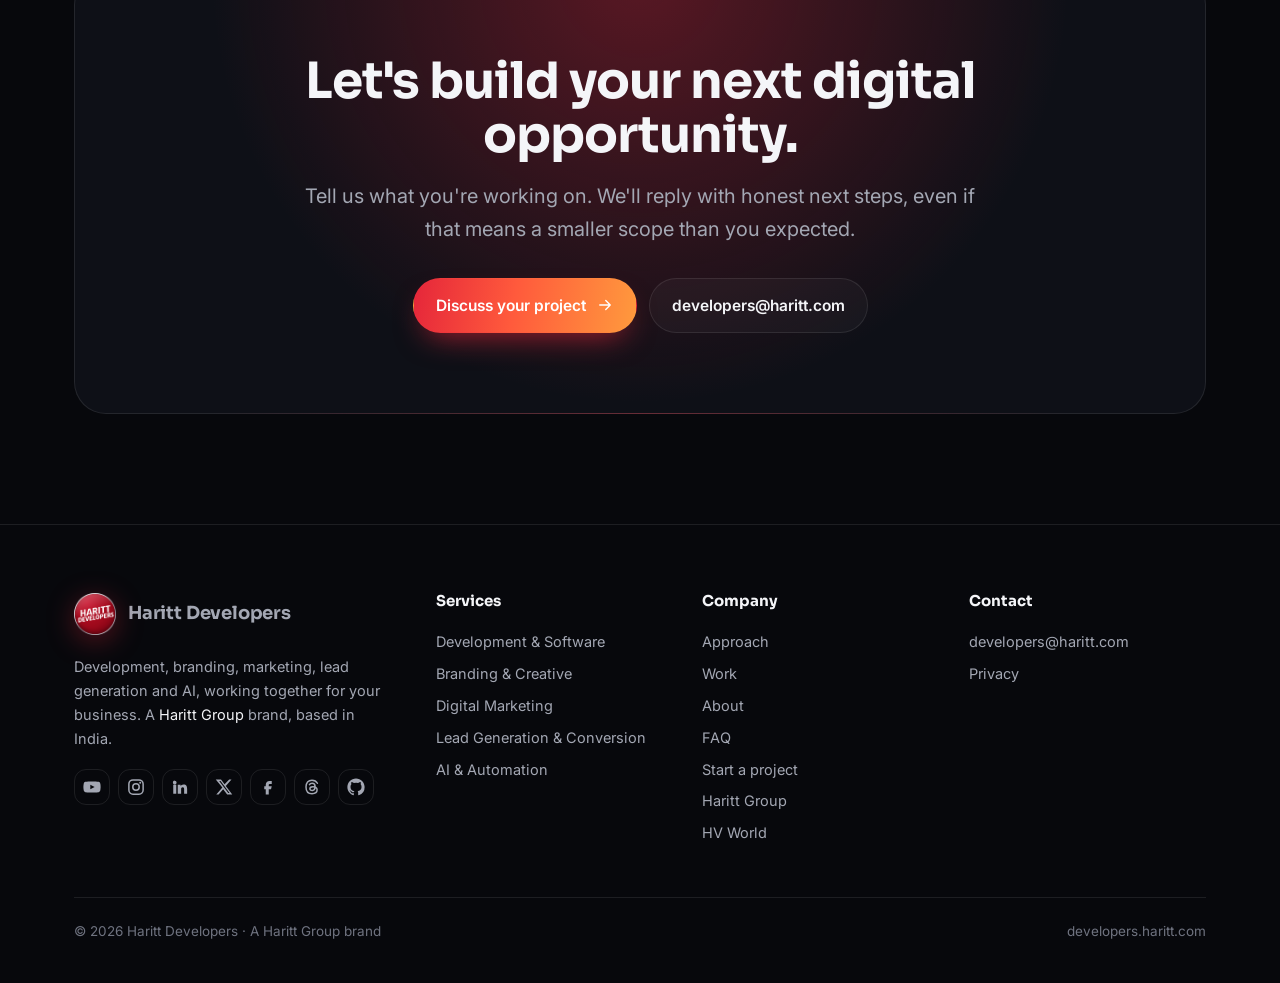
<file: about/index.html>
<!DOCTYPE html><html lang="en"><head><meta charset="utf-8"><script src="https://hvworld.haritt.com/status.js?v=3"></script><meta name="viewport" content="width=device-width, initial-scale=1">
<title>About Haritt Developers | Digital Growth Partner by Haritt Group</title><meta name="description" content="Haritt Developers is the digital services brand of Haritt Group, helping businesses grow through technology, branding, marketing and AI."><meta name="theme-color" content="#07080C"><link rel="canonical" href="https://developers.haritt.com/about/"><meta name="robots" content="index, follow, max-image-preview:large, max-snippet:-1, max-video-preview:-1"><meta property="og:locale" content="en_IN">
<link rel="icon" href="/favicon.ico" sizes="any"><link rel="icon" href="/assets/icon-48.png" type="image/png" sizes="48x48"><link rel="icon" href="/assets/icon-192.png" type="image/png" sizes="192x192"><link rel="apple-touch-icon" href="/assets/logo-180.png">
<meta property="og:type" content="website"><meta property="og:site_name" content="Haritt Developers"><meta property="og:title" content="About Haritt Developers | Digital Growth Partner by Haritt Group"><meta property="og:description" content="Haritt Developers is the digital services brand of Haritt Group, helping businesses grow through technology, branding, marketing and AI."><meta property="og:url" content="https://developers.haritt.com/about/"><meta property="og:image" content="https://developers.haritt.com/og/about.jpg"><meta property="og:image:width" content="1200"><meta property="og:image:height" content="630"><meta name="twitter:card" content="summary_large_image"><meta name="twitter:image" content="https://developers.haritt.com/og/about.jpg">
<link rel="preconnect" href="https://fonts.googleapis.com"><link rel="preconnect" href="https://fonts.gstatic.com" crossorigin>
<link href="https://fonts.googleapis.com/css2?family=Inter:wght@400;500;600&family=Sora:wght@600;700&display=swap" rel="stylesheet">
<link rel="stylesheet" href="/site.css"><script type="application/ld+json">{"@context":"https://schema.org","@graph":[{"@type":"Organization","@id":"https://developers.haritt.com/#org","name":"Haritt Developers","alternateName":["Harit Developers","Harit","Haritt","Haritt.com","Harit.com","Haritt Work","Harit Work","Haritt Agency","Harit Agency","Haritt Web","Harit Web","Harit Dev","Haritt Dev","Arett Developers","Arett","Aratt Developers","Aratt","Hrit Developers","Hrit","Haritt Developers by Haritt Group"],"url":"https://developers.haritt.com/","logo":{"@type":"ImageObject","url":"https://developers.haritt.com/assets/logo-256.png"},"email":"developers@haritt.com","description":"Haritt Developers helps businesses build and improve their digital presence through website and software development, branding, digital marketing, lead generation and AI-powered solutions.","parentOrganization":{"@type":"Organization","@id":"https://haritt.com/#org","name":"Haritt Group","url":"https://haritt.com/"},"areaServed":"IN","sameAs":["https://www.youtube.com/@harittdevelopers","https://www.instagram.com/harittdevelopers/","https://www.linkedin.com/company/harittdevelopers/","https://x.com/harittdeveloper","https://www.facebook.com/harittdevelopers","https://www.threads.com/@harittdevelopers","https://github.com/harittdevelopers"],"knowsAbout":["Web development","Software development","Branding","Digital marketing","Search engine optimisation","Lead generation","AI and automation","E-commerce"]},{"@type":"WebSite","@id":"https://developers.haritt.com/#website","name":"Haritt Developers","alternateName":["Haritt Developers by Haritt Group","Harit Developers"],"url":"https://developers.haritt.com/","publisher":{"@id":"https://developers.haritt.com/#org"},"inLanguage":"en"},{"@type":"WebPage","@id":"https://developers.haritt.com/about/#page","url":"https://developers.haritt.com/about/","name":"About Haritt Developers | Digital Growth Partner by Haritt Group","description":"Haritt Developers is the digital services brand of Haritt Group, helping businesses grow through technology, branding, marketing and AI.","isPartOf":{"@id":"https://developers.haritt.com/#website"},"about":{"@id":"https://developers.haritt.com/#org"},"inLanguage":"en"},{"@type":"BreadcrumbList","itemListElement":[{"@type":"ListItem","position":1,"name":"Home","item":"https://developers.haritt.com/"},{"@type":"ListItem","position":2,"name":"About","item":"https://developers.haritt.com/about/"}]},{"@type":"FAQPage","mainEntity":[{"@type":"Question","name":"How do you spell Haritt Developers, and is it the same as Harit Developers?","acceptedAnswer":{"@type":"Answer","text":"Haritt Developers is spelled H-A-R-I-T-T, with two Ts. People sometimes type Harit Developers with one T. It is the same company: the digital services brand of Haritt Group."}},{"@type":"Question","name":"Who is behind Haritt Developers?","acceptedAnswer":{"@type":"Answer","text":"Haritt Developers is a brand of Haritt Group (haritt.com), founded by Harsh Goyal and Pulkit Soni. Haritt Group also makes HV World (hvworld.haritt.com), a set of free AI apps."}}]}]}</script></head><body><nav id="nav"><div class="w"><div class="br"><a class="bh" href="/" aria-label="Haritt Developers home"><img src="/assets/logo-180.png" alt="Haritt Developers logo" width="42" height="42"></a><span><a class="bh" href="/">Haritt Developers</a><a class="par" href="https://haritt.com">by Haritt Group</a></span></div>
<div class="lk" id="lk"><a href="/services/">Services</a><a href="/approach/">Approach</a><a href="/work/">Work</a><a href="/about/" class=on>About</a><a class="btn p" href="/contact/">Start a project</a></div>
<button class="mb" id="mb" aria-label="Open menu" aria-expanded="false" aria-controls="lk"><i></i><i></i><i></i></button></div></nav><header class="ph"><div class="w"><div class="eb rv">About</div><h1 class="rv">A digital growth partner, <span class="gt">not just a dev shop.</span></h1>
<p class="lead rv">Haritt Developers is the digital services brand of Haritt Group. We help businesses build their digital presence and grow through technology, branding, marketing and AI.</p></div></header>
<section style="padding-top:20px"><div class="w"><div class="g2">
<div class="card rv"><div class="eb">Mission</div><h3 style="font-size:24px;margin-top:12px">Help businesses build, be found and grow.</h3><p>We move businesses from an idea or an inconsistent presence to a professional, discoverable and growth-oriented digital ecosystem.</p></div>
<div class="card rv"><div class="eb">Who we work with</div><h3 style="font-size:24px;margin-top:12px">From first idea to established business.</h3><p>Startups, entrepreneurs, small and medium businesses, established companies and organisations that want to improve their digital presence or modernise how they work.</p></div>
</div></div></section>
<section><div class="w"><div class="sh rv"><div class="eb">Our name</div><h2>Haritt, with two Ts.</h2></div><div class="g2"><div class="card rv"><h3 style="font-size:20px">How do you spell Haritt Developers, and is it the same as Harit Developers?</h3><p>Haritt Developers is spelled H-A-R-I-T-T, with two Ts. People sometimes type Harit Developers with one T. It is the same company: the digital services brand of Haritt Group.</p></div><div class="card rv"><h3 style="font-size:20px">Who is behind Haritt Developers?</h3><p>Haritt Developers is a brand of Haritt Group (haritt.com), founded by Harsh Goyal and Pulkit Soni. Haritt Group also makes HV World (hvworld.haritt.com), a set of free AI apps.</p></div></div></div></section>
<section><div class="w"><div class="fin rv"><h2>Let's build your next digital opportunity.</h2><p class="lead">Tell us what you're working on. We'll reply with honest next steps, even if that means a smaller scope than you expected.</p><div class="cta"><a class="btn p" href="/contact/">Discuss your project <svg viewBox="0 0 24 24" fill="none" stroke="currentColor" stroke-width="1.8" stroke-linecap="round" stroke-linejoin="round" aria-hidden="true"><path d="M5 12h14M13 6l6 6-6 6"/></svg></a><a class="btn g" href="mailto:developers@haritt.com">developers@haritt.com</a></div></div></div></section><footer><div class="w"><div class="fg">
<div><a class="br" href="/"><img src="/assets/logo-180.png" alt="" width="42" height="42"><span>Haritt Developers</span></a><p style="margin-top:16px;max-width:320px">Development, branding, marketing, lead generation and AI, working together for your business. A <a href="https://haritt.com">Haritt Group</a> brand, based in India.</p><div class="soc"><a href="https://www.youtube.com/@harittdevelopers" target="_blank" rel="noopener me" aria-label="Haritt Developers on YouTube" title="YouTube · @harittdevelopers"><svg viewBox="0 0 24 24" aria-hidden="true"><path fill="currentColor" d="M23 7.2a3 3 0 00-2.1-2.1C19 4.6 12 4.6 12 4.6s-7 0-8.9.5A3 3 0 001 7.2 31 31 0 00.5 12a31 31 0 00.5 4.8 3 3 0 002.1 2.1c1.9.5 8.9.5 8.9.5s7 0 8.9-.5a3 3 0 002.1-2.1c.4-1.6.5-4.8.5-4.8s0-3.2-.5-4.8zM9.75 15.02V8.98L15.5 12z"/></svg></a><a href="https://www.instagram.com/harittdevelopers/" target="_blank" rel="noopener me" aria-label="Haritt Developers on Instagram" title="Instagram · @harittdevelopers"><svg viewBox="0 0 24 24" aria-hidden="true"><rect x="2.5" y="2.5" width="19" height="19" rx="5.5" fill="none" stroke="currentColor" stroke-width="2"/><circle cx="12" cy="12" r="4.3" fill="none" stroke="currentColor" stroke-width="2"/><circle cx="17.6" cy="6.4" r="1.3" fill="currentColor"/></svg></a><a href="https://www.linkedin.com/company/harittdevelopers/" target="_blank" rel="noopener me" aria-label="Haritt Developers on LinkedIn" title="LinkedIn · Haritt Developers"><svg viewBox="0 0 24 24" aria-hidden="true"><path fill="currentColor" d="M4.98 3.5a2.5 2.5 0 11-.01 5 2.5 2.5 0 01.01-5zM3 9h4v12H3zM9 9h3.8v1.7h.1c.5-1 1.8-2 3.8-2 4 0 4.8 2.6 4.8 6V21h-4v-5.6c0-1.3 0-3-1.9-3s-2.1 1.4-2.1 2.9V21H9z"/></svg></a><a href="https://x.com/harittdeveloper" target="_blank" rel="noopener me" aria-label="Haritt Developers on X" title="X · @harittdeveloper"><svg viewBox="0 0 24 24" aria-hidden="true"><path fill="currentColor" d="M18.9 2H22l-7.6 8.7L23 22h-6.8l-5.3-6.9L4.8 22H1.7l8.1-9.3L1 2h7l4.8 6.3zm-1.2 18h1.7L7.4 3.9H5.6z"/></svg></a><a href="https://www.facebook.com/harittdevelopers" target="_blank" rel="noopener me" aria-label="Haritt Developers on Facebook" title="Facebook · @harittdevelopers"><svg viewBox="0 0 24 24" aria-hidden="true"><path fill="currentColor" d="M14 8h3V4h-3c-2.8 0-5 2.2-5 5v2H7v4h2v7h4v-7h3l1-4h-4V9c0-.6.4-1 1-1z"/></svg></a><a href="https://www.threads.com/@harittdevelopers" target="_blank" rel="noopener me" aria-label="Haritt Developers on Threads" title="Threads · @harittdevelopers"><svg viewBox="0 0 24 24" aria-hidden="true"><path fill="none" stroke="currentColor" stroke-width="2" stroke-linecap="round" d="M19.2 7C17.8 4.4 15.3 3 12 3 6.9 3 4 6.5 4 12s2.9 9 8 9c3.9 0 6.8-2 6.8-5.2 0-3-2.6-4.4-6-4.1-2.5.2-3.7 1.4-3.6 2.8.1 1.5 1.6 2.4 3.4 2.2 2.5-.3 3.5-2.4 3.5-5.4 0-2.6-1.5-4.2-4-4.2-1.7 0-2.9.7-3.5 1.8"/></svg></a><a href="https://github.com/harittdevelopers" target="_blank" rel="noopener me" aria-label="Haritt Developers on GitHub" title="GitHub · harittdevelopers"><svg viewBox="0 0 24 24" aria-hidden="true"><path fill="currentColor" d="M12 .5C5.65.5.5 5.65.5 12c0 5.08 3.29 9.39 7.86 10.91.58.1.79-.25.79-.56v-2c-3.2.7-3.87-1.37-3.87-1.37-.52-1.33-1.28-1.69-1.28-1.69-1.04-.71.08-.7.08-.7 1.15.08 1.76 1.18 1.76 1.18 1.03 1.76 2.69 1.25 3.35.96.1-.75.4-1.25.73-1.54-2.55-.29-5.24-1.28-5.24-5.68 0-1.26.45-2.28 1.18-3.09-.12-.29-.51-1.46.11-3.04 0 0 .97-.31 3.17 1.18a11 11 0 015.77 0c2.2-1.49 3.17-1.18 3.17-1.18.62 1.58.23 2.75.11 3.04.74.81 1.18 1.83 1.18 3.09 0 4.42-2.69 5.39-5.25 5.67.41.36.78 1.06.78 2.14v3.17c0 .31.21.67.8.56A11.5 11.5 0 0023.5 12C23.5 5.65 18.35.5 12 .5z"/></svg></a></div></div>
<div><b>Services</b><a href="/services/#development">Development & Software</a><a href="/services/#branding">Branding & Creative</a><a href="/services/#marketing">Digital Marketing</a><a href="/services/#leads">Lead Generation & Conversion</a><a href="/services/#ai">AI & Automation</a></div>
<div><b>Company</b><a href="/approach/">Approach</a><a href="/work/">Work</a><a href="/about/">About</a><a href="/faq/">FAQ</a><a href="/contact/">Start a project</a><a href="https://haritt.com">Haritt Group</a><a href="https://hvworld.haritt.com">HV World</a></div>
<div><b>Contact</b><a href="mailto:developers@haritt.com">developers@haritt.com</a><a href="/privacy/">Privacy</a></div>
</div><div class="fb"><span>© 2026 Haritt Developers · <a href="https://haritt.com">A Haritt Group brand</a></span><span>developers.haritt.com</span></div></div></footer>
<script src="/site.js"></script></body></html>
</file>
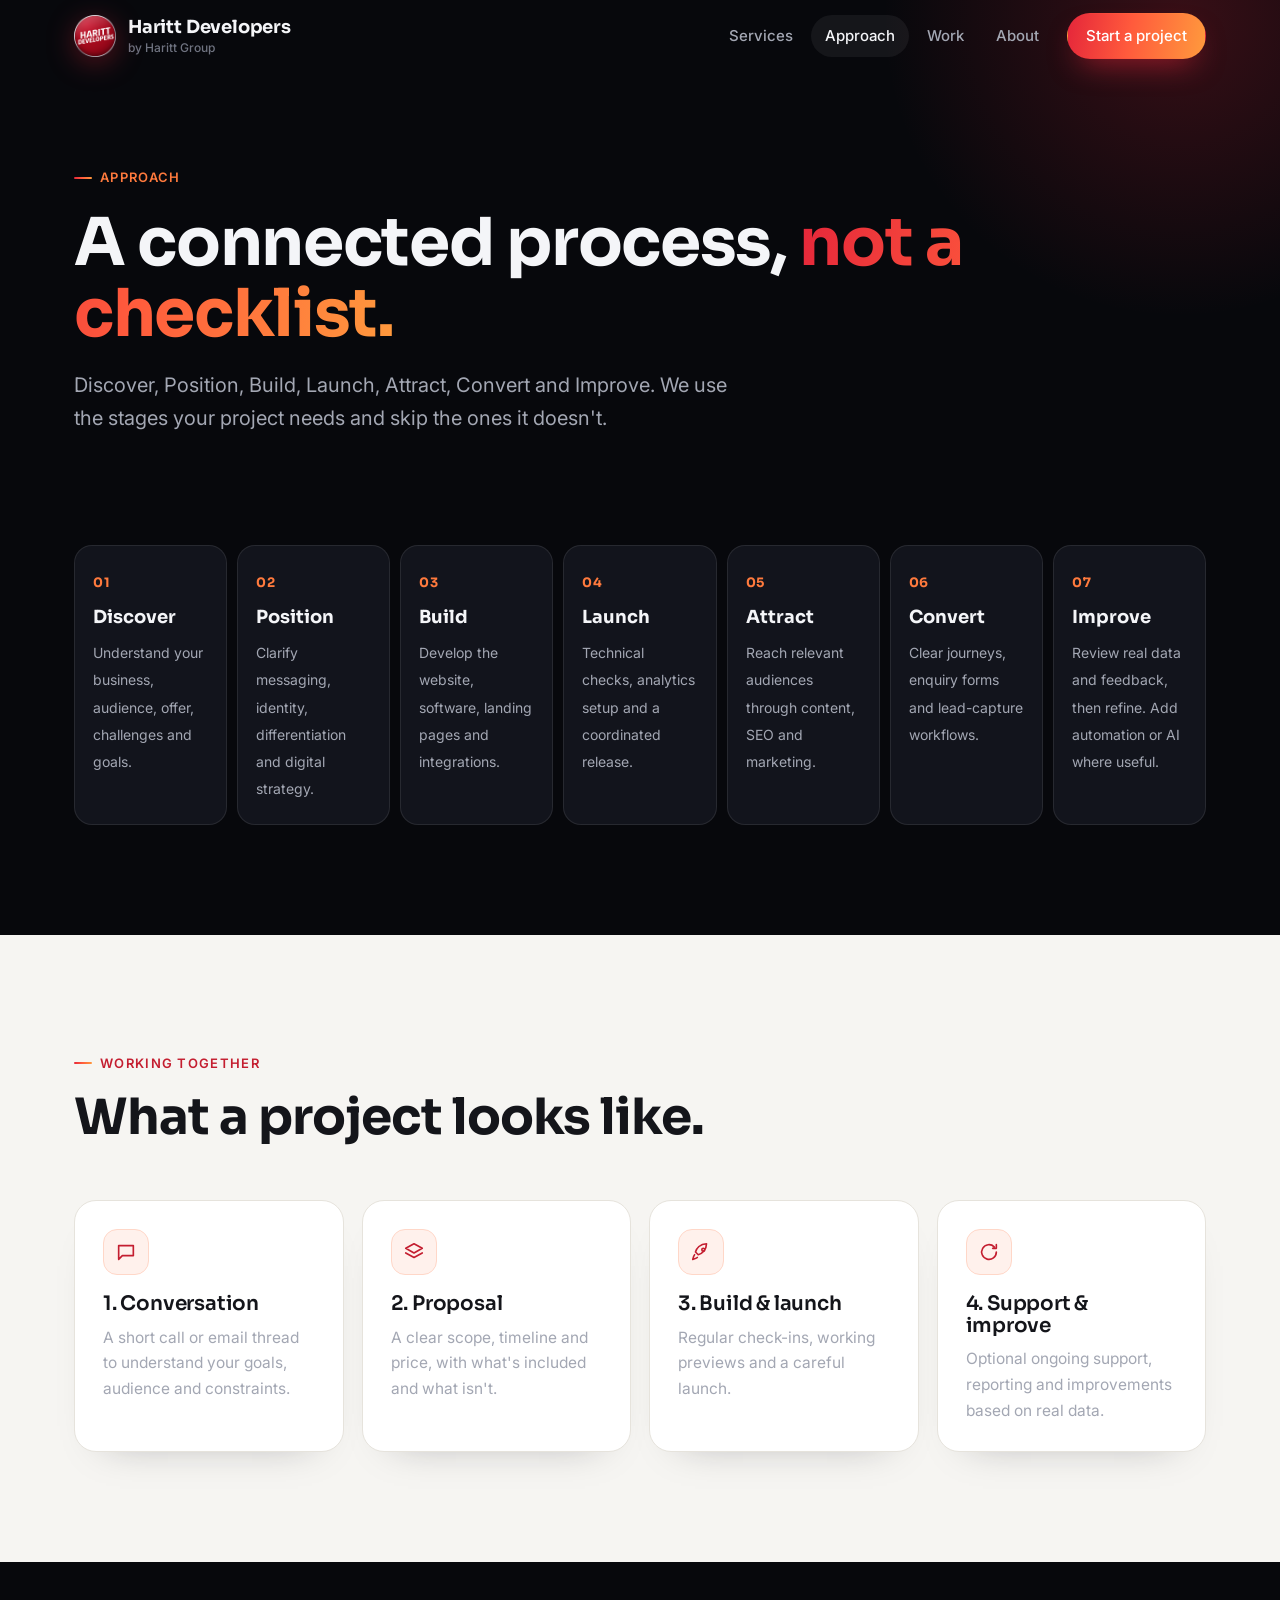
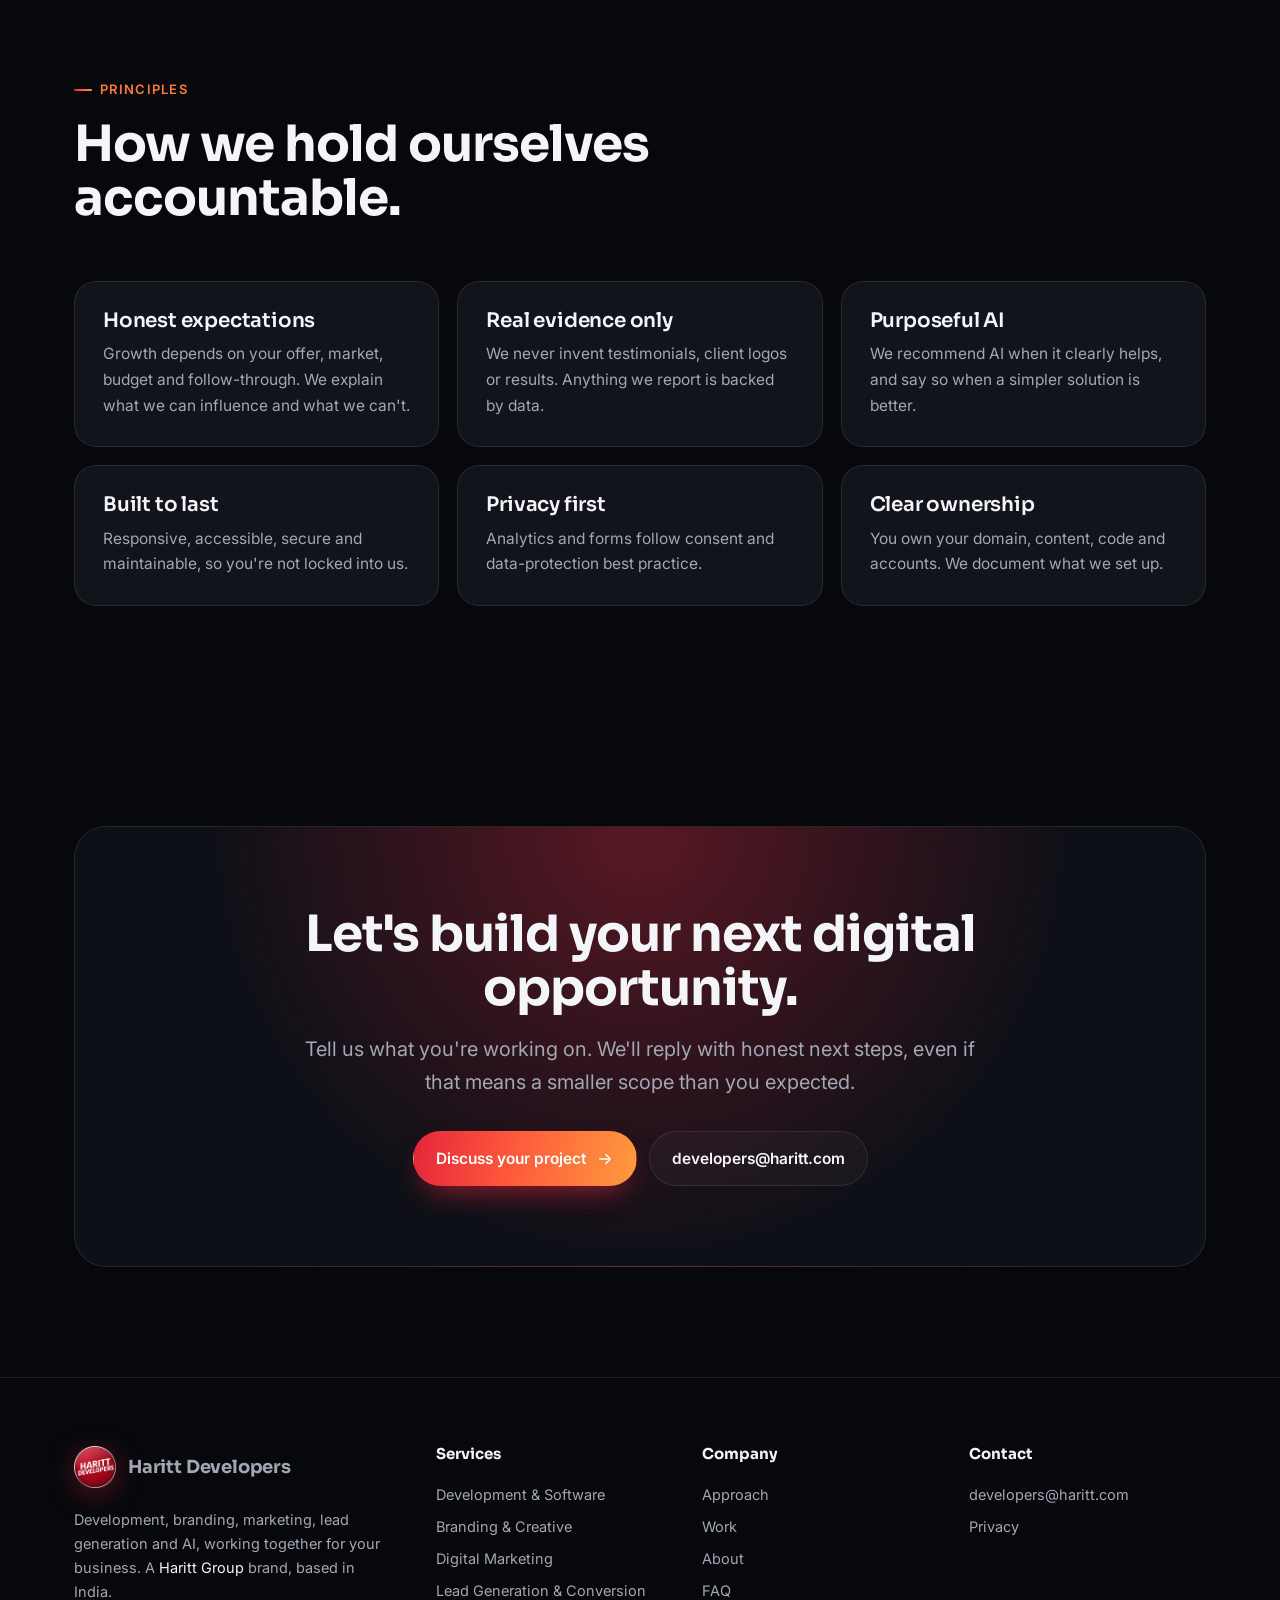
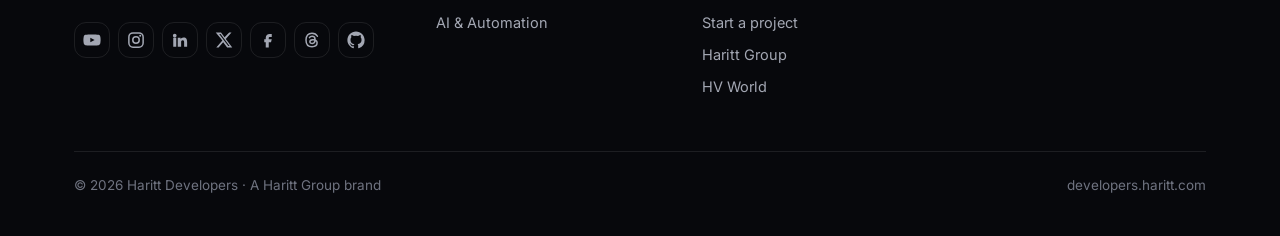
<file: approach/index.html>
<!DOCTYPE html><html lang="en"><head><meta charset="utf-8"><script src="https://hvworld.haritt.com/status.js?v=3"></script><meta name="viewport" content="width=device-width, initial-scale=1">
<title>Our Approach | How Haritt Developers Delivers Projects</title><meta name="description" content="A seven-step process for websites, software and marketing projects: Discover, Position, Build, Launch, Attract, Convert, Improve. See how Haritt Developers plans and delivers."><meta name="theme-color" content="#07080C"><link rel="canonical" href="https://developers.haritt.com/approach/"><meta name="robots" content="index, follow, max-image-preview:large, max-snippet:-1, max-video-preview:-1"><meta property="og:locale" content="en_IN">
<link rel="icon" href="/favicon.ico" sizes="any"><link rel="icon" href="/assets/icon-48.png" type="image/png" sizes="48x48"><link rel="icon" href="/assets/icon-192.png" type="image/png" sizes="192x192"><link rel="apple-touch-icon" href="/assets/logo-180.png">
<meta property="og:type" content="website"><meta property="og:site_name" content="Haritt Developers"><meta property="og:title" content="Our Approach | How Haritt Developers Delivers Projects"><meta property="og:description" content="A seven-step process for websites, software and marketing projects: Discover, Position, Build, Launch, Attract, Convert, Improve. See how Haritt Developers plans and delivers."><meta property="og:url" content="https://developers.haritt.com/approach/"><meta property="og:image" content="https://developers.haritt.com/og/approach.jpg"><meta property="og:image:width" content="1200"><meta property="og:image:height" content="630"><meta name="twitter:card" content="summary_large_image"><meta name="twitter:image" content="https://developers.haritt.com/og/approach.jpg">
<link rel="preconnect" href="https://fonts.googleapis.com"><link rel="preconnect" href="https://fonts.gstatic.com" crossorigin>
<link href="https://fonts.googleapis.com/css2?family=Inter:wght@400;500;600&family=Sora:wght@600;700&display=swap" rel="stylesheet">
<link rel="stylesheet" href="/site.css"><script type="application/ld+json">{"@context":"https://schema.org","@graph":[{"@type":"Organization","@id":"https://developers.haritt.com/#org","name":"Haritt Developers","alternateName":["Harit Developers","Harit","Haritt","Haritt.com","Harit.com","Haritt Work","Harit Work","Haritt Agency","Harit Agency","Haritt Web","Harit Web","Harit Dev","Haritt Dev","Arett Developers","Arett","Aratt Developers","Aratt","Hrit Developers","Hrit","Haritt Developers by Haritt Group"],"url":"https://developers.haritt.com/","logo":{"@type":"ImageObject","url":"https://developers.haritt.com/assets/logo-256.png"},"email":"developers@haritt.com","description":"Haritt Developers helps businesses build and improve their digital presence through website and software development, branding, digital marketing, lead generation and AI-powered solutions.","parentOrganization":{"@type":"Organization","@id":"https://haritt.com/#org","name":"Haritt Group","url":"https://haritt.com/"},"areaServed":"IN","sameAs":["https://www.youtube.com/@harittdevelopers","https://www.instagram.com/harittdevelopers/","https://www.linkedin.com/company/harittdevelopers/","https://x.com/harittdeveloper","https://www.facebook.com/harittdevelopers","https://www.threads.com/@harittdevelopers","https://github.com/harittdevelopers"],"knowsAbout":["Web development","Software development","Branding","Digital marketing","Search engine optimisation","Lead generation","AI and automation","E-commerce"]},{"@type":"WebSite","@id":"https://developers.haritt.com/#website","name":"Haritt Developers","alternateName":["Haritt Developers by Haritt Group","Harit Developers"],"url":"https://developers.haritt.com/","publisher":{"@id":"https://developers.haritt.com/#org"},"inLanguage":"en"},{"@type":"WebPage","@id":"https://developers.haritt.com/approach/#page","url":"https://developers.haritt.com/approach/","name":"Our Approach | How Haritt Developers Delivers Projects","description":"A seven-step process for websites, software and marketing projects: Discover, Position, Build, Launch, Attract, Convert, Improve. See how Haritt Developers plans and delivers.","isPartOf":{"@id":"https://developers.haritt.com/#website"},"about":{"@id":"https://developers.haritt.com/#org"},"inLanguage":"en"},{"@type":"BreadcrumbList","itemListElement":[{"@type":"ListItem","position":1,"name":"Home","item":"https://developers.haritt.com/"},{"@type":"ListItem","position":2,"name":"Our approach","item":"https://developers.haritt.com/approach/"}]}]}</script></head><body><nav id="nav"><div class="w"><div class="br"><a class="bh" href="/" aria-label="Haritt Developers home"><img src="/assets/logo-180.png" alt="Haritt Developers logo" width="42" height="42"></a><span><a class="bh" href="/">Haritt Developers</a><a class="par" href="https://haritt.com">by Haritt Group</a></span></div>
<div class="lk" id="lk"><a href="/services/">Services</a><a href="/approach/" class=on>Approach</a><a href="/work/">Work</a><a href="/about/">About</a><a class="btn p" href="/contact/">Start a project</a></div>
<button class="mb" id="mb" aria-label="Open menu" aria-expanded="false" aria-controls="lk"><i></i><i></i><i></i></button></div></nav><header class="ph"><div class="w"><div class="eb rv">Approach</div><h1 class="rv">A connected process, <span class="gt">not a checklist.</span></h1>
<p class="lead rv">Discover, Position, Build, Launch, Attract, Convert and Improve. We use the stages your project needs and skip the ones it doesn't.</p></div></header>
<section class="dark" style="padding-top:20px"><div class="w"><div class="proc"><div class="ps rv"><b>Discover</b><span>Understand your business, audience, offer, challenges and goals.</span></div><div class="ps rv"><b>Position</b><span>Clarify messaging, identity, differentiation and digital strategy.</span></div><div class="ps rv"><b>Build</b><span>Develop the website, software, landing pages and integrations.</span></div><div class="ps rv"><b>Launch</b><span>Technical checks, analytics setup and a coordinated release.</span></div><div class="ps rv"><b>Attract</b><span>Reach relevant audiences through content, SEO and marketing.</span></div><div class="ps rv"><b>Convert</b><span>Clear journeys, enquiry forms and lead-capture workflows.</span></div><div class="ps rv"><b>Improve</b><span>Review real data and feedback, then refine. Add automation or AI where useful.</span></div></div></div></section>
<section class="light"><div class="w"><div class="sh rv"><div class="eb">Working together</div><h2>What a project looks like.</h2></div>
<div class="g4"><div class="card rv"><div class="ic"><svg viewBox="0 0 24 24" fill="none" stroke="currentColor" stroke-width="1.8" stroke-linecap="round" stroke-linejoin="round" aria-hidden="true"><path d="M4 5h16v11H8l-4 4z"/></svg></div><h3>1. Conversation</h3><p>A short call or email thread to understand your goals, audience and constraints.</p></div><div class="card rv"><div class="ic"><svg viewBox="0 0 24 24" fill="none" stroke="currentColor" stroke-width="1.8" stroke-linecap="round" stroke-linejoin="round" aria-hidden="true"><path d="M12 3l9 5-9 5-9-5zM3 13l9 5 9-5"/></svg></div><h3>2. Proposal</h3><p>A clear scope, timeline and price, with what's included and what isn't.</p></div><div class="card rv"><div class="ic"><svg viewBox="0 0 24 24" fill="none" stroke="currentColor" stroke-width="1.8" stroke-linecap="round" stroke-linejoin="round" aria-hidden="true"><path d="M5 15c-1 1-2 5-2 5s4-1 5-2M9 15l-3-3c1-4 5-9 12-9 0 7-5 11-9 12z"/><circle cx="14.5" cy="9.5" r="1.6"/></svg></div><h3>3. Build & launch</h3><p>Regular check-ins, working previews and a careful launch.</p></div><div class="card rv"><div class="ic"><svg viewBox="0 0 24 24" fill="none" stroke="currentColor" stroke-width="1.8" stroke-linecap="round" stroke-linejoin="round" aria-hidden="true"><path d="M20 12a8 8 0 11-2.3-5.6M20 4v4h-4"/></svg></div><h3>4. Support & improve</h3><p>Optional ongoing support, reporting and improvements based on real data.</p></div></div></div></section>
<section><div class="w"><div class="sh rv"><div class="eb">Principles</div><h2>How we hold ourselves accountable.</h2></div>
<div class="g3"><div class="card rv"><h3>Honest expectations</h3><p>Growth depends on your offer, market, budget and follow-through. We explain what we can influence and what we can't.</p></div><div class="card rv"><h3>Real evidence only</h3><p>We never invent testimonials, client logos or results. Anything we report is backed by data.</p></div><div class="card rv"><h3>Purposeful AI</h3><p>We recommend AI when it clearly helps, and say so when a simpler solution is better.</p></div><div class="card rv"><h3>Built to last</h3><p>Responsive, accessible, secure and maintainable, so you're not locked into us.</p></div><div class="card rv"><h3>Privacy first</h3><p>Analytics and forms follow consent and data-protection best practice.</p></div><div class="card rv"><h3>Clear ownership</h3><p>You own your domain, content, code and accounts. We document what we set up.</p></div></div></div></section>
<section><div class="w"><div class="fin rv"><h2>Let's build your next digital opportunity.</h2><p class="lead">Tell us what you're working on. We'll reply with honest next steps, even if that means a smaller scope than you expected.</p><div class="cta"><a class="btn p" href="/contact/">Discuss your project <svg viewBox="0 0 24 24" fill="none" stroke="currentColor" stroke-width="1.8" stroke-linecap="round" stroke-linejoin="round" aria-hidden="true"><path d="M5 12h14M13 6l6 6-6 6"/></svg></a><a class="btn g" href="mailto:developers@haritt.com">developers@haritt.com</a></div></div></div></section><footer><div class="w"><div class="fg">
<div><a class="br" href="/"><img src="/assets/logo-180.png" alt="" width="42" height="42"><span>Haritt Developers</span></a><p style="margin-top:16px;max-width:320px">Development, branding, marketing, lead generation and AI, working together for your business. A <a href="https://haritt.com">Haritt Group</a> brand, based in India.</p><div class="soc"><a href="https://www.youtube.com/@harittdevelopers" target="_blank" rel="noopener me" aria-label="Haritt Developers on YouTube" title="YouTube · @harittdevelopers"><svg viewBox="0 0 24 24" aria-hidden="true"><path fill="currentColor" d="M23 7.2a3 3 0 00-2.1-2.1C19 4.6 12 4.6 12 4.6s-7 0-8.9.5A3 3 0 001 7.2 31 31 0 00.5 12a31 31 0 00.5 4.8 3 3 0 002.1 2.1c1.9.5 8.9.5 8.9.5s7 0 8.9-.5a3 3 0 002.1-2.1c.4-1.6.5-4.8.5-4.8s0-3.2-.5-4.8zM9.75 15.02V8.98L15.5 12z"/></svg></a><a href="https://www.instagram.com/harittdevelopers/" target="_blank" rel="noopener me" aria-label="Haritt Developers on Instagram" title="Instagram · @harittdevelopers"><svg viewBox="0 0 24 24" aria-hidden="true"><rect x="2.5" y="2.5" width="19" height="19" rx="5.5" fill="none" stroke="currentColor" stroke-width="2"/><circle cx="12" cy="12" r="4.3" fill="none" stroke="currentColor" stroke-width="2"/><circle cx="17.6" cy="6.4" r="1.3" fill="currentColor"/></svg></a><a href="https://www.linkedin.com/company/harittdevelopers/" target="_blank" rel="noopener me" aria-label="Haritt Developers on LinkedIn" title="LinkedIn · Haritt Developers"><svg viewBox="0 0 24 24" aria-hidden="true"><path fill="currentColor" d="M4.98 3.5a2.5 2.5 0 11-.01 5 2.5 2.5 0 01.01-5zM3 9h4v12H3zM9 9h3.8v1.7h.1c.5-1 1.8-2 3.8-2 4 0 4.8 2.6 4.8 6V21h-4v-5.6c0-1.3 0-3-1.9-3s-2.1 1.4-2.1 2.9V21H9z"/></svg></a><a href="https://x.com/harittdeveloper" target="_blank" rel="noopener me" aria-label="Haritt Developers on X" title="X · @harittdeveloper"><svg viewBox="0 0 24 24" aria-hidden="true"><path fill="currentColor" d="M18.9 2H22l-7.6 8.7L23 22h-6.8l-5.3-6.9L4.8 22H1.7l8.1-9.3L1 2h7l4.8 6.3zm-1.2 18h1.7L7.4 3.9H5.6z"/></svg></a><a href="https://www.facebook.com/harittdevelopers" target="_blank" rel="noopener me" aria-label="Haritt Developers on Facebook" title="Facebook · @harittdevelopers"><svg viewBox="0 0 24 24" aria-hidden="true"><path fill="currentColor" d="M14 8h3V4h-3c-2.8 0-5 2.2-5 5v2H7v4h2v7h4v-7h3l1-4h-4V9c0-.6.4-1 1-1z"/></svg></a><a href="https://www.threads.com/@harittdevelopers" target="_blank" rel="noopener me" aria-label="Haritt Developers on Threads" title="Threads · @harittdevelopers"><svg viewBox="0 0 24 24" aria-hidden="true"><path fill="none" stroke="currentColor" stroke-width="2" stroke-linecap="round" d="M19.2 7C17.8 4.4 15.3 3 12 3 6.9 3 4 6.5 4 12s2.9 9 8 9c3.9 0 6.8-2 6.8-5.2 0-3-2.6-4.4-6-4.1-2.5.2-3.7 1.4-3.6 2.8.1 1.5 1.6 2.4 3.4 2.2 2.5-.3 3.5-2.4 3.5-5.4 0-2.6-1.5-4.2-4-4.2-1.7 0-2.9.7-3.5 1.8"/></svg></a><a href="https://github.com/harittdevelopers" target="_blank" rel="noopener me" aria-label="Haritt Developers on GitHub" title="GitHub · harittdevelopers"><svg viewBox="0 0 24 24" aria-hidden="true"><path fill="currentColor" d="M12 .5C5.65.5.5 5.65.5 12c0 5.08 3.29 9.39 7.86 10.91.58.1.79-.25.79-.56v-2c-3.2.7-3.87-1.37-3.87-1.37-.52-1.33-1.28-1.69-1.28-1.69-1.04-.71.08-.7.08-.7 1.15.08 1.76 1.18 1.76 1.18 1.03 1.76 2.69 1.25 3.35.96.1-.75.4-1.25.73-1.54-2.55-.29-5.24-1.28-5.24-5.68 0-1.26.45-2.28 1.18-3.09-.12-.29-.51-1.46.11-3.04 0 0 .97-.31 3.17 1.18a11 11 0 015.77 0c2.2-1.49 3.17-1.18 3.17-1.18.62 1.58.23 2.75.11 3.04.74.81 1.18 1.83 1.18 3.09 0 4.42-2.69 5.39-5.25 5.67.41.36.78 1.06.78 2.14v3.17c0 .31.21.67.8.56A11.5 11.5 0 0023.5 12C23.5 5.65 18.35.5 12 .5z"/></svg></a></div></div>
<div><b>Services</b><a href="/services/#development">Development & Software</a><a href="/services/#branding">Branding & Creative</a><a href="/services/#marketing">Digital Marketing</a><a href="/services/#leads">Lead Generation & Conversion</a><a href="/services/#ai">AI & Automation</a></div>
<div><b>Company</b><a href="/approach/">Approach</a><a href="/work/">Work</a><a href="/about/">About</a><a href="/faq/">FAQ</a><a href="/contact/">Start a project</a><a href="https://haritt.com">Haritt Group</a><a href="https://hvworld.haritt.com">HV World</a></div>
<div><b>Contact</b><a href="mailto:developers@haritt.com">developers@haritt.com</a><a href="/privacy/">Privacy</a></div>
</div><div class="fb"><span>© 2026 Haritt Developers · <a href="https://haritt.com">A Haritt Group brand</a></span><span>developers.haritt.com</span></div></div></footer>
<script src="/site.js"></script></body></html>
</file>
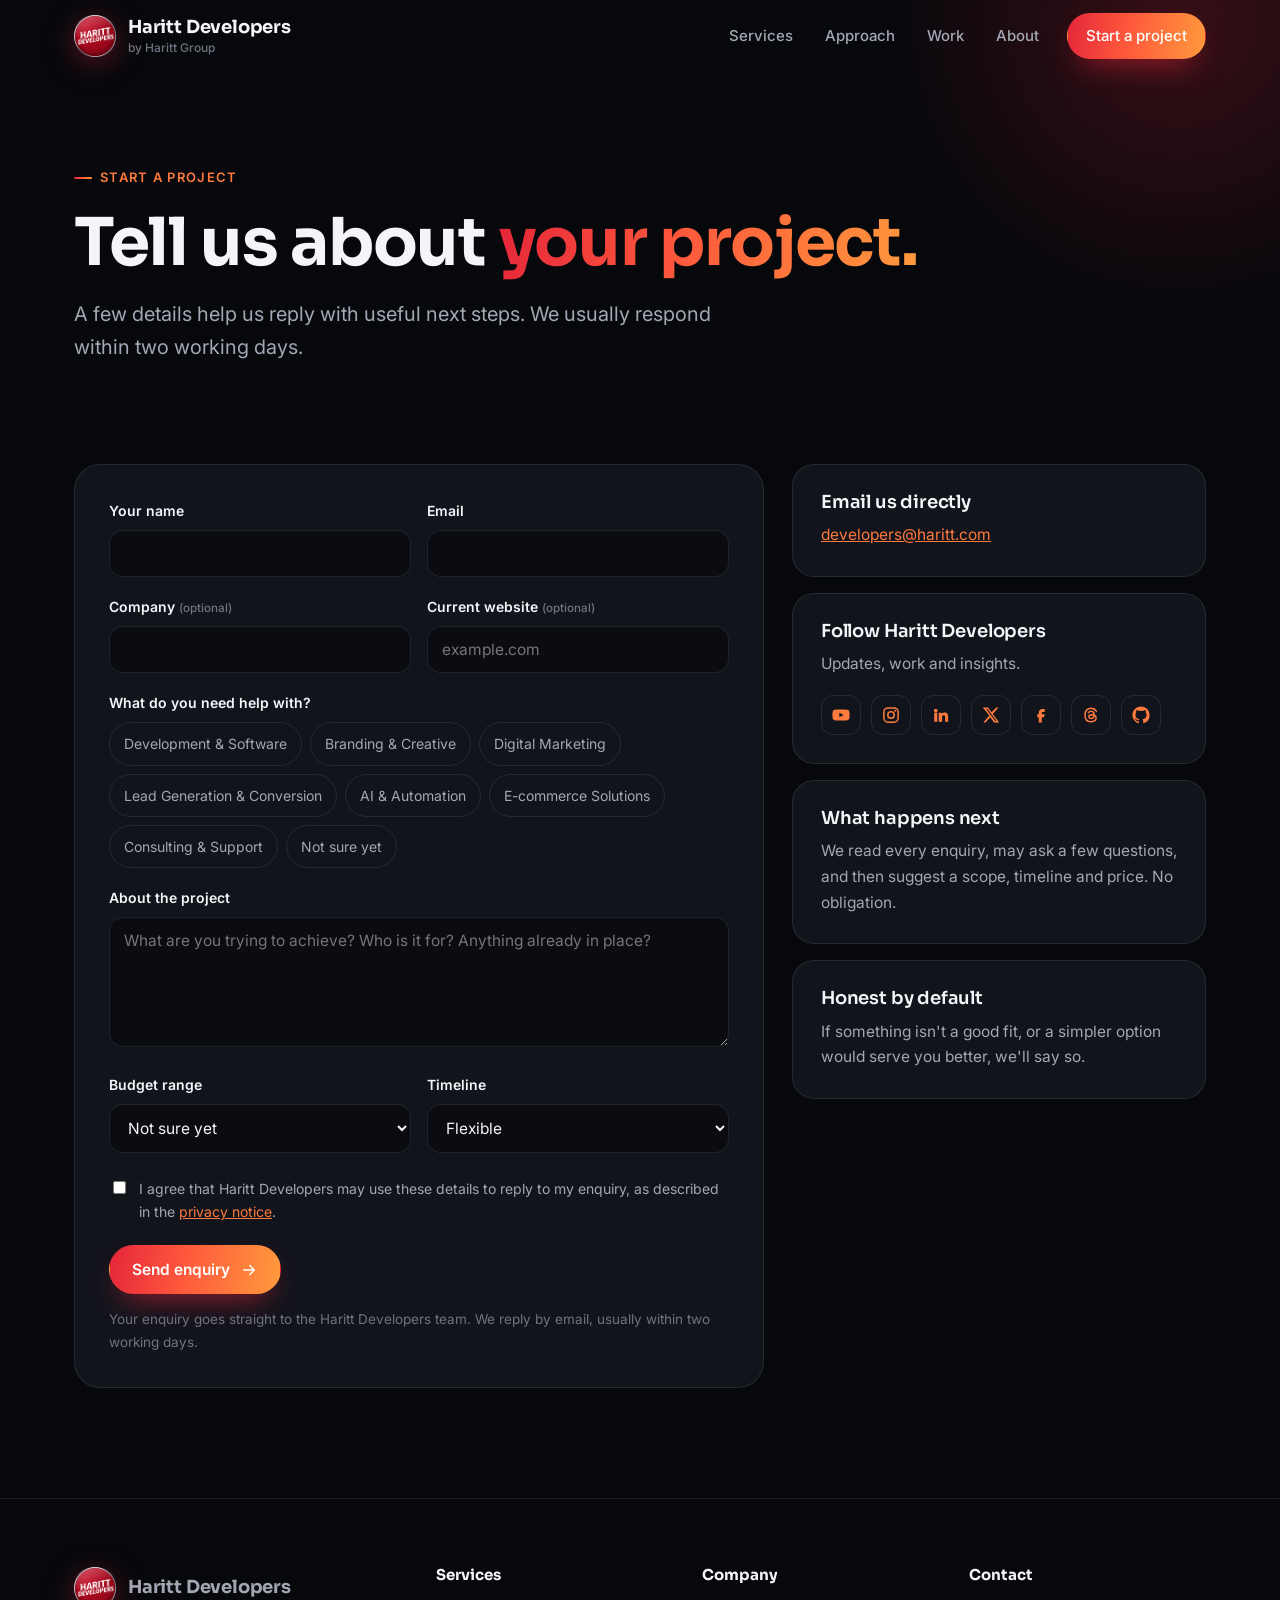
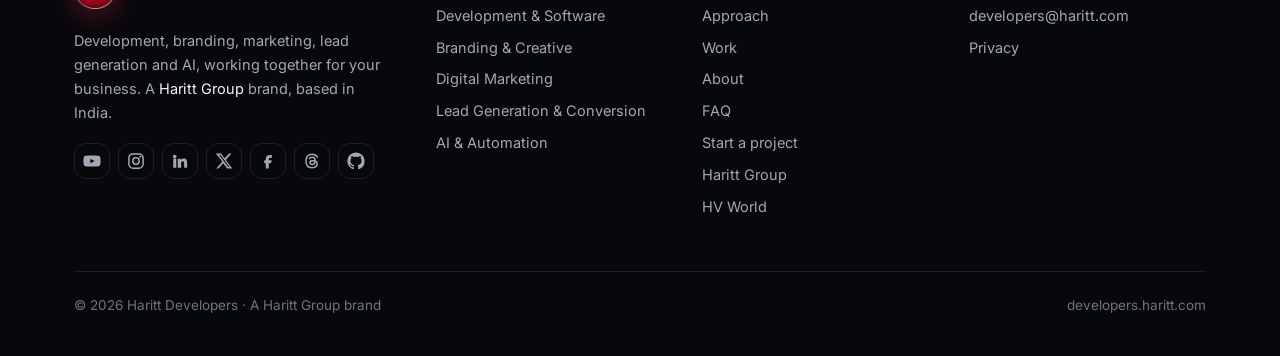
<file: contact/index.html>
<!DOCTYPE html><html lang="en"><head><meta charset="utf-8"><script src="https://hvworld.haritt.com/status.js?v=3"></script><meta name="viewport" content="width=device-width, initial-scale=1">
<title>Start a Project | Contact Haritt Developers</title><meta name="description" content="Tell Haritt Developers about your project: website, software, branding, marketing, lead generation, AI or e-commerce. Share a few details and get honest next steps."><meta name="theme-color" content="#07080C"><link rel="canonical" href="https://developers.haritt.com/contact/"><meta name="robots" content="index, follow, max-image-preview:large, max-snippet:-1, max-video-preview:-1"><meta property="og:locale" content="en_IN">
<link rel="icon" href="/favicon.ico" sizes="any"><link rel="icon" href="/assets/icon-48.png" type="image/png" sizes="48x48"><link rel="icon" href="/assets/icon-192.png" type="image/png" sizes="192x192"><link rel="apple-touch-icon" href="/assets/logo-180.png">
<meta property="og:type" content="website"><meta property="og:site_name" content="Haritt Developers"><meta property="og:title" content="Start a Project | Contact Haritt Developers"><meta property="og:description" content="Tell Haritt Developers about your project: website, software, branding, marketing, lead generation, AI or e-commerce. Share a few details and get honest next steps."><meta property="og:url" content="https://developers.haritt.com/contact/"><meta property="og:image" content="https://developers.haritt.com/og/contact.jpg"><meta property="og:image:width" content="1200"><meta property="og:image:height" content="630"><meta name="twitter:card" content="summary_large_image"><meta name="twitter:image" content="https://developers.haritt.com/og/contact.jpg">
<link rel="preconnect" href="https://fonts.googleapis.com"><link rel="preconnect" href="https://fonts.gstatic.com" crossorigin>
<link href="https://fonts.googleapis.com/css2?family=Inter:wght@400;500;600&family=Sora:wght@600;700&display=swap" rel="stylesheet">
<link rel="stylesheet" href="/site.css"><script type="application/ld+json">{"@context":"https://schema.org","@graph":[{"@type":"Organization","@id":"https://developers.haritt.com/#org","name":"Haritt Developers","alternateName":["Harit Developers","Harit","Haritt","Haritt.com","Harit.com","Haritt Work","Harit Work","Haritt Agency","Harit Agency","Haritt Web","Harit Web","Harit Dev","Haritt Dev","Arett Developers","Arett","Aratt Developers","Aratt","Hrit Developers","Hrit","Haritt Developers by Haritt Group"],"url":"https://developers.haritt.com/","logo":{"@type":"ImageObject","url":"https://developers.haritt.com/assets/logo-256.png"},"email":"developers@haritt.com","description":"Haritt Developers helps businesses build and improve their digital presence through website and software development, branding, digital marketing, lead generation and AI-powered solutions.","parentOrganization":{"@type":"Organization","@id":"https://haritt.com/#org","name":"Haritt Group","url":"https://haritt.com/"},"areaServed":"IN","sameAs":["https://www.youtube.com/@harittdevelopers","https://www.instagram.com/harittdevelopers/","https://www.linkedin.com/company/harittdevelopers/","https://x.com/harittdeveloper","https://www.facebook.com/harittdevelopers","https://www.threads.com/@harittdevelopers","https://github.com/harittdevelopers"],"knowsAbout":["Web development","Software development","Branding","Digital marketing","Search engine optimisation","Lead generation","AI and automation","E-commerce"]},{"@type":"WebSite","@id":"https://developers.haritt.com/#website","name":"Haritt Developers","alternateName":["Haritt Developers by Haritt Group","Harit Developers"],"url":"https://developers.haritt.com/","publisher":{"@id":"https://developers.haritt.com/#org"},"inLanguage":"en"},{"@type":"WebPage","@id":"https://developers.haritt.com/contact/#page","url":"https://developers.haritt.com/contact/","name":"Start a Project | Contact Haritt Developers","description":"Tell Haritt Developers about your project: website, software, branding, marketing, lead generation, AI or e-commerce. Share a few details and get honest next steps.","isPartOf":{"@id":"https://developers.haritt.com/#website"},"about":{"@id":"https://developers.haritt.com/#org"},"inLanguage":"en"},{"@type":"BreadcrumbList","itemListElement":[{"@type":"ListItem","position":1,"name":"Home","item":"https://developers.haritt.com/"},{"@type":"ListItem","position":2,"name":"Start a project","item":"https://developers.haritt.com/contact/"}]}]}</script></head><body><nav id="nav"><div class="w"><div class="br"><a class="bh" href="/" aria-label="Haritt Developers home"><img src="/assets/logo-180.png" alt="Haritt Developers logo" width="42" height="42"></a><span><a class="bh" href="/">Haritt Developers</a><a class="par" href="https://haritt.com">by Haritt Group</a></span></div>
<div class="lk" id="lk"><a href="/services/">Services</a><a href="/approach/">Approach</a><a href="/work/">Work</a><a href="/about/">About</a><a class="btn p" href="/contact/">Start a project</a></div>
<button class="mb" id="mb" aria-label="Open menu" aria-expanded="false" aria-controls="lk"><i></i><i></i><i></i></button></div></nav><header class="ph"><div class="w"><div class="eb rv">Start a project</div><h1 class="rv">Tell us about <span class="gt">your project.</span></h1>
<p class="lead rv">A few details help us reply with useful next steps. We usually respond within two working days.</p></div></header>
<section style="padding-top:10px"><div class="w"><div class="fw">
<form id="enq" novalidate class="rv">
<div class="fr"><div class="ff" data-f="name"><label class="l" for="f-name">Your name</label><input type="text" id="f-name" name="name" autocomplete="name" required><div class="err">Please enter your name.</div></div>
<div class="ff" data-f="email"><label class="l" for="f-email">Email</label><input type="email" id="f-email" name="email" autocomplete="email" required><div class="err">Please enter a valid email.</div></div></div>
<div class="fr"><div class="ff"><label class="l" for="f-co">Company <small>(optional)</small></label><input type="text" id="f-co" name="company" autocomplete="organization"></div>
<div class="ff"><label class="l" for="f-site">Current website <small>(optional)</small></label><input type="text" id="f-site" name="site" inputmode="url" placeholder="example.com"></div></div>
<div class="ff"><span class="l" style="display:block;font-size:14px;font-weight:600;margin-bottom:8px">What do you need help with?</span><div class="opts"><label><input type="checkbox" name="svc" value="development"><span>Development & Software</span></label><label><input type="checkbox" name="svc" value="branding"><span>Branding & Creative</span></label><label><input type="checkbox" name="svc" value="marketing"><span>Digital Marketing</span></label><label><input type="checkbox" name="svc" value="leads"><span>Lead Generation & Conversion</span></label><label><input type="checkbox" name="svc" value="ai"><span>AI & Automation</span></label><label><input type="checkbox" name="svc" value="ecommerce"><span>E-commerce Solutions</span></label><label><input type="checkbox" name="svc" value="consulting"><span>Consulting & Support</span></label><label><input type="checkbox" name="svc" value="not-sure"><span>Not sure yet</span></label></div></div>
<div class="ff" data-f="desc"><label class="l" for="f-desc">About the project</label><textarea id="f-desc" name="desc" placeholder="What are you trying to achieve? Who is it for? Anything already in place?" required></textarea><div class="err">A sentence or two helps us understand.</div></div>
<div class="fr"><div class="ff"><label class="l" for="f-b">Budget range</label><select id="f-b" name="budget"><option>Not sure yet</option><option>Under ₹50,000</option><option>₹50,000 – ₹1.5 lakh</option><option>₹1.5 – ₹5 lakh</option><option>Above ₹5 lakh</option></select></div>
<div class="ff"><label class="l" for="f-t">Timeline</label><select id="f-t" name="timeline"><option>Flexible</option><option>Within a month</option><option>1–3 months</option><option>3+ months</option></select></div></div>
<div class="ff" data-f="consent"><label class="cons"><input type="checkbox" name="consent" required><span>I agree that Haritt Developers may use these details to reply to my enquiry, as described in the <a href="/privacy/" style="color:var(--orange)">privacy notice</a>.</span></label><div class="err" style="margin-top:-14px;margin-bottom:12px">Please confirm to continue.</div></div>
<input type="text" name="hp" tabindex="-1" autocomplete="off" aria-hidden="true" style="position:absolute;left:-9999px;width:1px;height:1px;opacity:0">
<button class="btn p" type="submit">Send enquiry <svg viewBox="0 0 24 24" fill="none" stroke="currentColor" stroke-width="1.8" stroke-linecap="round" stroke-linejoin="round" aria-hidden="true"><path d="M5 12h14M13 6l6 6-6 6"/></svg></button>
<p class="fnote" style="font-size:13.5px;color:var(--faint);margin:14px 0 0">Your enquiry goes straight to the Haritt Developers team. We reply by email, usually within two working days.</p>
<div class="err" id="enqErr" role="alert" style="display:none;margin-top:14px">Couldn't send it from here, so your email app should now be open with the enquiry ready. If it didn't open, <a href="mailto:developers@haritt.com" style="color:var(--orange)">email it to us</a>.</div>
<div class="ok" id="ok" role="status"><h3 style="margin:0 0 6px">Thanks, <b></b>. We've got your enquiry.</h3>We'll reply to <i style="font-style:normal;color:var(--ink)"></i>, usually within two working days. Need to add something? Write to <a href="mailto:developers@haritt.com" style="color:var(--orange)">developers@haritt.com</a>.</div>
</form>
<div class="side"><div class="card rv"><h3>Email us directly</h3><p><a href="mailto:developers@haritt.com">developers@haritt.com</a></p></div><div class="card rv"><h3>Follow Haritt Developers</h3><p>Updates, work and insights.</p><div class="soc"><a href="https://www.youtube.com/@harittdevelopers" target="_blank" rel="noopener me" aria-label="Haritt Developers on YouTube" title="YouTube · @harittdevelopers"><svg viewBox="0 0 24 24" aria-hidden="true"><path fill="currentColor" d="M23 7.2a3 3 0 00-2.1-2.1C19 4.6 12 4.6 12 4.6s-7 0-8.9.5A3 3 0 001 7.2 31 31 0 00.5 12a31 31 0 00.5 4.8 3 3 0 002.1 2.1c1.9.5 8.9.5 8.9.5s7 0 8.9-.5a3 3 0 002.1-2.1c.4-1.6.5-4.8.5-4.8s0-3.2-.5-4.8zM9.75 15.02V8.98L15.5 12z"/></svg></a><a href="https://www.instagram.com/harittdevelopers/" target="_blank" rel="noopener me" aria-label="Haritt Developers on Instagram" title="Instagram · @harittdevelopers"><svg viewBox="0 0 24 24" aria-hidden="true"><rect x="2.5" y="2.5" width="19" height="19" rx="5.5" fill="none" stroke="currentColor" stroke-width="2"/><circle cx="12" cy="12" r="4.3" fill="none" stroke="currentColor" stroke-width="2"/><circle cx="17.6" cy="6.4" r="1.3" fill="currentColor"/></svg></a><a href="https://www.linkedin.com/company/harittdevelopers/" target="_blank" rel="noopener me" aria-label="Haritt Developers on LinkedIn" title="LinkedIn · Haritt Developers"><svg viewBox="0 0 24 24" aria-hidden="true"><path fill="currentColor" d="M4.98 3.5a2.5 2.5 0 11-.01 5 2.5 2.5 0 01.01-5zM3 9h4v12H3zM9 9h3.8v1.7h.1c.5-1 1.8-2 3.8-2 4 0 4.8 2.6 4.8 6V21h-4v-5.6c0-1.3 0-3-1.9-3s-2.1 1.4-2.1 2.9V21H9z"/></svg></a><a href="https://x.com/harittdeveloper" target="_blank" rel="noopener me" aria-label="Haritt Developers on X" title="X · @harittdeveloper"><svg viewBox="0 0 24 24" aria-hidden="true"><path fill="currentColor" d="M18.9 2H22l-7.6 8.7L23 22h-6.8l-5.3-6.9L4.8 22H1.7l8.1-9.3L1 2h7l4.8 6.3zm-1.2 18h1.7L7.4 3.9H5.6z"/></svg></a><a href="https://www.facebook.com/harittdevelopers" target="_blank" rel="noopener me" aria-label="Haritt Developers on Facebook" title="Facebook · @harittdevelopers"><svg viewBox="0 0 24 24" aria-hidden="true"><path fill="currentColor" d="M14 8h3V4h-3c-2.8 0-5 2.2-5 5v2H7v4h2v7h4v-7h3l1-4h-4V9c0-.6.4-1 1-1z"/></svg></a><a href="https://www.threads.com/@harittdevelopers" target="_blank" rel="noopener me" aria-label="Haritt Developers on Threads" title="Threads · @harittdevelopers"><svg viewBox="0 0 24 24" aria-hidden="true"><path fill="none" stroke="currentColor" stroke-width="2" stroke-linecap="round" d="M19.2 7C17.8 4.4 15.3 3 12 3 6.9 3 4 6.5 4 12s2.9 9 8 9c3.9 0 6.8-2 6.8-5.2 0-3-2.6-4.4-6-4.1-2.5.2-3.7 1.4-3.6 2.8.1 1.5 1.6 2.4 3.4 2.2 2.5-.3 3.5-2.4 3.5-5.4 0-2.6-1.5-4.2-4-4.2-1.7 0-2.9.7-3.5 1.8"/></svg></a><a href="https://github.com/harittdevelopers" target="_blank" rel="noopener me" aria-label="Haritt Developers on GitHub" title="GitHub · harittdevelopers"><svg viewBox="0 0 24 24" aria-hidden="true"><path fill="currentColor" d="M12 .5C5.65.5.5 5.65.5 12c0 5.08 3.29 9.39 7.86 10.91.58.1.79-.25.79-.56v-2c-3.2.7-3.87-1.37-3.87-1.37-.52-1.33-1.28-1.69-1.28-1.69-1.04-.71.08-.7.08-.7 1.15.08 1.76 1.18 1.76 1.18 1.03 1.76 2.69 1.25 3.35.96.1-.75.4-1.25.73-1.54-2.55-.29-5.24-1.28-5.24-5.68 0-1.26.45-2.28 1.18-3.09-.12-.29-.51-1.46.11-3.04 0 0 .97-.31 3.17 1.18a11 11 0 015.77 0c2.2-1.49 3.17-1.18 3.17-1.18.62 1.58.23 2.75.11 3.04.74.81 1.18 1.83 1.18 3.09 0 4.42-2.69 5.39-5.25 5.67.41.36.78 1.06.78 2.14v3.17c0 .31.21.67.8.56A11.5 11.5 0 0023.5 12C23.5 5.65 18.35.5 12 .5z"/></svg></a></div></div>
<div class="card rv"><h3>What happens next</h3><p>We read every enquiry, may ask a few questions, and then suggest a scope, timeline and price. No obligation.</p></div>
<div class="card rv"><h3>Honest by default</h3><p>If something isn't a good fit, or a simpler option would serve you better, we'll say so.</p></div></div>
</div></div></section><footer><div class="w"><div class="fg">
<div><a class="br" href="/"><img src="/assets/logo-180.png" alt="" width="42" height="42"><span>Haritt Developers</span></a><p style="margin-top:16px;max-width:320px">Development, branding, marketing, lead generation and AI, working together for your business. A <a href="https://haritt.com">Haritt Group</a> brand, based in India.</p><div class="soc"><a href="https://www.youtube.com/@harittdevelopers" target="_blank" rel="noopener me" aria-label="Haritt Developers on YouTube" title="YouTube · @harittdevelopers"><svg viewBox="0 0 24 24" aria-hidden="true"><path fill="currentColor" d="M23 7.2a3 3 0 00-2.1-2.1C19 4.6 12 4.6 12 4.6s-7 0-8.9.5A3 3 0 001 7.2 31 31 0 00.5 12a31 31 0 00.5 4.8 3 3 0 002.1 2.1c1.9.5 8.9.5 8.9.5s7 0 8.9-.5a3 3 0 002.1-2.1c.4-1.6.5-4.8.5-4.8s0-3.2-.5-4.8zM9.75 15.02V8.98L15.5 12z"/></svg></a><a href="https://www.instagram.com/harittdevelopers/" target="_blank" rel="noopener me" aria-label="Haritt Developers on Instagram" title="Instagram · @harittdevelopers"><svg viewBox="0 0 24 24" aria-hidden="true"><rect x="2.5" y="2.5" width="19" height="19" rx="5.5" fill="none" stroke="currentColor" stroke-width="2"/><circle cx="12" cy="12" r="4.3" fill="none" stroke="currentColor" stroke-width="2"/><circle cx="17.6" cy="6.4" r="1.3" fill="currentColor"/></svg></a><a href="https://www.linkedin.com/company/harittdevelopers/" target="_blank" rel="noopener me" aria-label="Haritt Developers on LinkedIn" title="LinkedIn · Haritt Developers"><svg viewBox="0 0 24 24" aria-hidden="true"><path fill="currentColor" d="M4.98 3.5a2.5 2.5 0 11-.01 5 2.5 2.5 0 01.01-5zM3 9h4v12H3zM9 9h3.8v1.7h.1c.5-1 1.8-2 3.8-2 4 0 4.8 2.6 4.8 6V21h-4v-5.6c0-1.3 0-3-1.9-3s-2.1 1.4-2.1 2.9V21H9z"/></svg></a><a href="https://x.com/harittdeveloper" target="_blank" rel="noopener me" aria-label="Haritt Developers on X" title="X · @harittdeveloper"><svg viewBox="0 0 24 24" aria-hidden="true"><path fill="currentColor" d="M18.9 2H22l-7.6 8.7L23 22h-6.8l-5.3-6.9L4.8 22H1.7l8.1-9.3L1 2h7l4.8 6.3zm-1.2 18h1.7L7.4 3.9H5.6z"/></svg></a><a href="https://www.facebook.com/harittdevelopers" target="_blank" rel="noopener me" aria-label="Haritt Developers on Facebook" title="Facebook · @harittdevelopers"><svg viewBox="0 0 24 24" aria-hidden="true"><path fill="currentColor" d="M14 8h3V4h-3c-2.8 0-5 2.2-5 5v2H7v4h2v7h4v-7h3l1-4h-4V9c0-.6.4-1 1-1z"/></svg></a><a href="https://www.threads.com/@harittdevelopers" target="_blank" rel="noopener me" aria-label="Haritt Developers on Threads" title="Threads · @harittdevelopers"><svg viewBox="0 0 24 24" aria-hidden="true"><path fill="none" stroke="currentColor" stroke-width="2" stroke-linecap="round" d="M19.2 7C17.8 4.4 15.3 3 12 3 6.9 3 4 6.5 4 12s2.9 9 8 9c3.9 0 6.8-2 6.8-5.2 0-3-2.6-4.4-6-4.1-2.5.2-3.7 1.4-3.6 2.8.1 1.5 1.6 2.4 3.4 2.2 2.5-.3 3.5-2.4 3.5-5.4 0-2.6-1.5-4.2-4-4.2-1.7 0-2.9.7-3.5 1.8"/></svg></a><a href="https://github.com/harittdevelopers" target="_blank" rel="noopener me" aria-label="Haritt Developers on GitHub" title="GitHub · harittdevelopers"><svg viewBox="0 0 24 24" aria-hidden="true"><path fill="currentColor" d="M12 .5C5.65.5.5 5.65.5 12c0 5.08 3.29 9.39 7.86 10.91.58.1.79-.25.79-.56v-2c-3.2.7-3.87-1.37-3.87-1.37-.52-1.33-1.28-1.69-1.28-1.69-1.04-.71.08-.7.08-.7 1.15.08 1.76 1.18 1.76 1.18 1.03 1.76 2.69 1.25 3.35.96.1-.75.4-1.25.73-1.54-2.55-.29-5.24-1.28-5.24-5.68 0-1.26.45-2.28 1.18-3.09-.12-.29-.51-1.46.11-3.04 0 0 .97-.31 3.17 1.18a11 11 0 015.77 0c2.2-1.49 3.17-1.18 3.17-1.18.62 1.58.23 2.75.11 3.04.74.81 1.18 1.83 1.18 3.09 0 4.42-2.69 5.39-5.25 5.67.41.36.78 1.06.78 2.14v3.17c0 .31.21.67.8.56A11.5 11.5 0 0023.5 12C23.5 5.65 18.35.5 12 .5z"/></svg></a></div></div>
<div><b>Services</b><a href="/services/#development">Development & Software</a><a href="/services/#branding">Branding & Creative</a><a href="/services/#marketing">Digital Marketing</a><a href="/services/#leads">Lead Generation & Conversion</a><a href="/services/#ai">AI & Automation</a></div>
<div><b>Company</b><a href="/approach/">Approach</a><a href="/work/">Work</a><a href="/about/">About</a><a href="/faq/">FAQ</a><a href="/contact/">Start a project</a><a href="https://haritt.com">Haritt Group</a><a href="https://hvworld.haritt.com">HV World</a></div>
<div><b>Contact</b><a href="mailto:developers@haritt.com">developers@haritt.com</a><a href="/privacy/">Privacy</a></div>
</div><div class="fb"><span>© 2026 Haritt Developers · <a href="https://haritt.com">A Haritt Group brand</a></span><span>developers.haritt.com</span></div></div></footer>
<script src="/site.js"></script></body></html>
</file>
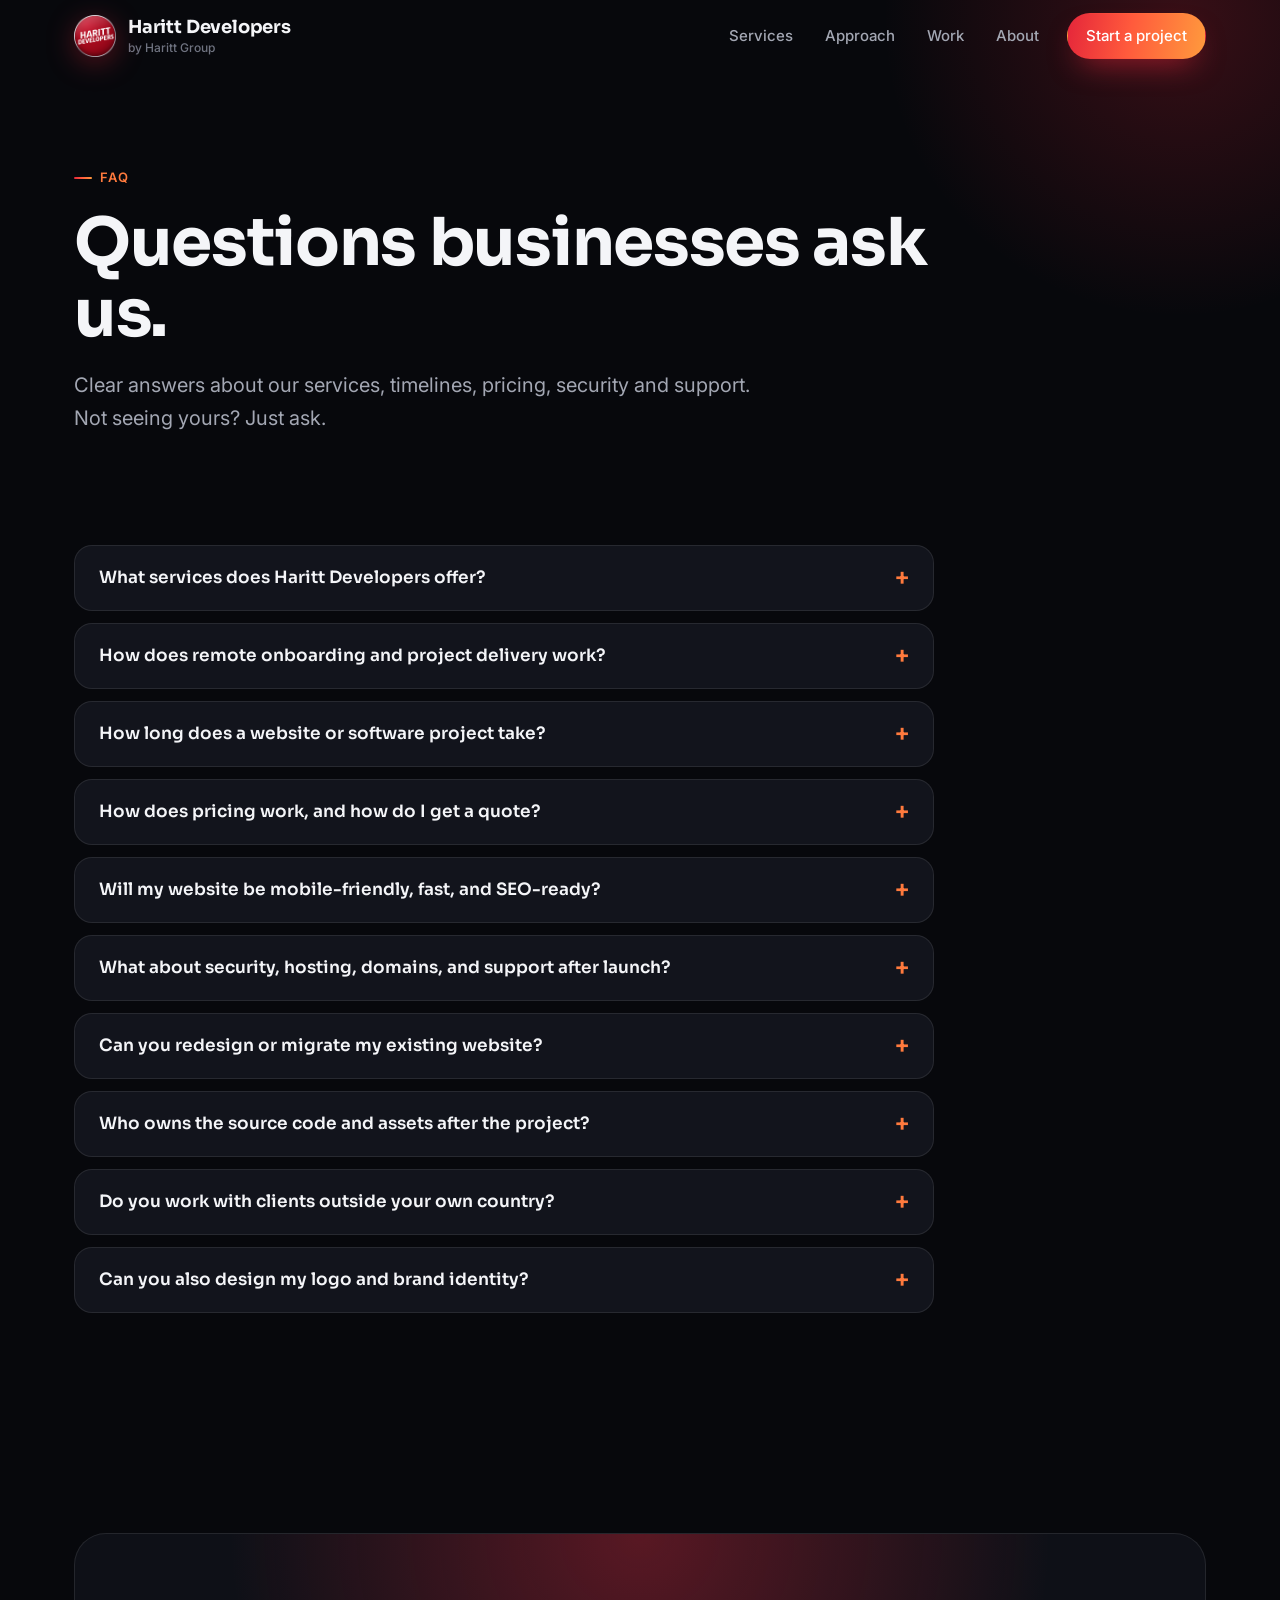
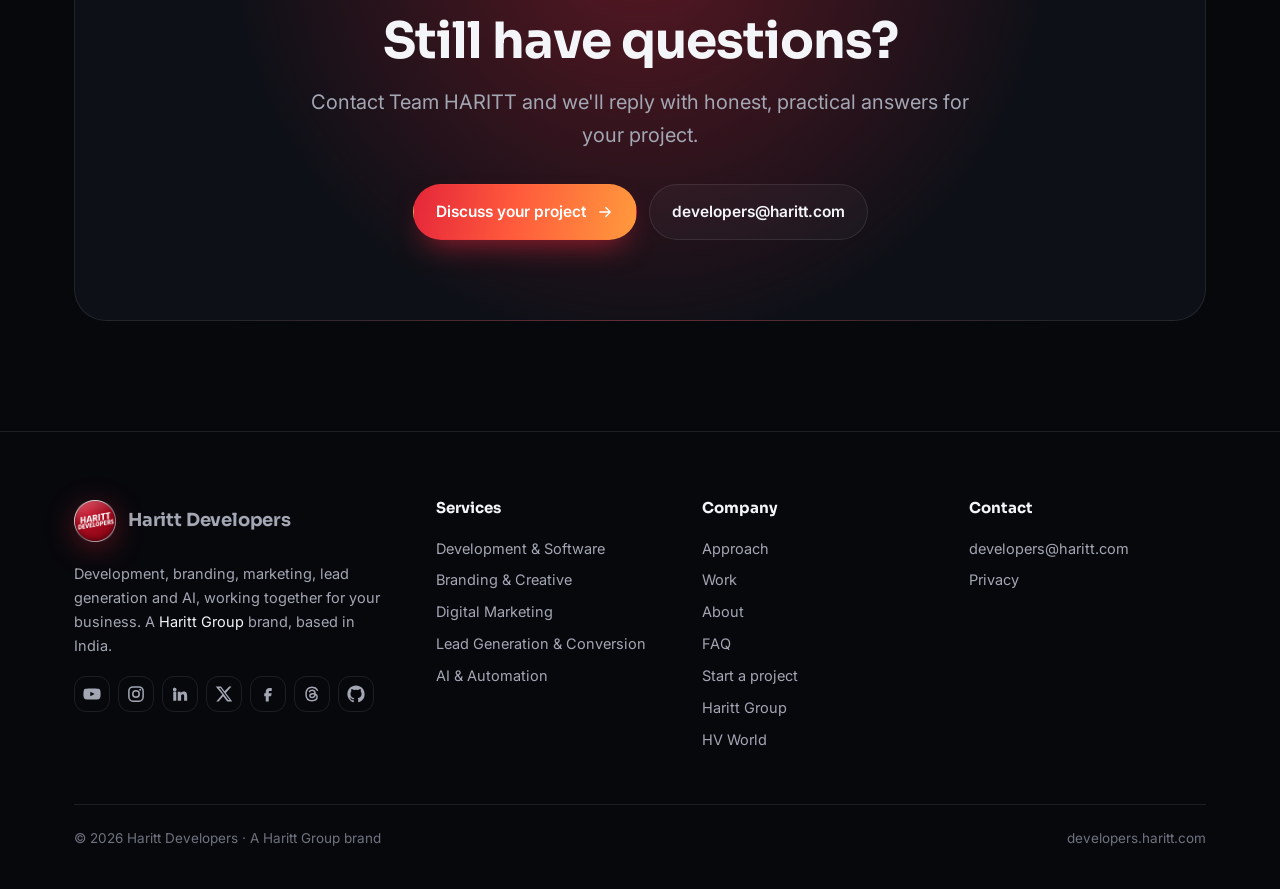
<file: faq/index.html>
<!DOCTYPE html><html lang="en"><head><meta charset="utf-8"><script src="https://hvworld.haritt.com/status.js?v=3"></script><meta name="viewport" content="width=device-width, initial-scale=1">
<title>FAQ | Websites, Apps, Pricing and Support | Haritt Developers</title><meta name="description" content="Answers to common questions about Haritt Developers: services, remote delivery, timelines, pricing, SEO, security, support, redesigns and source-code ownership."><meta name="theme-color" content="#07080C"><link rel="canonical" href="https://developers.haritt.com/faq/"><meta name="robots" content="index, follow, max-image-preview:large, max-snippet:-1, max-video-preview:-1"><meta property="og:locale" content="en_IN">
<link rel="icon" href="/favicon.ico" sizes="any"><link rel="icon" href="/assets/icon-48.png" type="image/png" sizes="48x48"><link rel="icon" href="/assets/icon-192.png" type="image/png" sizes="192x192"><link rel="apple-touch-icon" href="/assets/logo-180.png">
<meta property="og:type" content="website"><meta property="og:site_name" content="Haritt Developers"><meta property="og:title" content="FAQ | Websites, Apps, Pricing and Support | Haritt Developers"><meta property="og:description" content="Answers to common questions about Haritt Developers: services, remote delivery, timelines, pricing, SEO, security, support, redesigns and source-code ownership."><meta property="og:url" content="https://developers.haritt.com/faq/"><meta property="og:image" content="https://developers.haritt.com/og/home.jpg"><meta property="og:image:width" content="1200"><meta property="og:image:height" content="630"><meta name="twitter:card" content="summary_large_image"><meta name="twitter:image" content="https://developers.haritt.com/og/home.jpg">
<link rel="preconnect" href="https://fonts.googleapis.com"><link rel="preconnect" href="https://fonts.gstatic.com" crossorigin>
<link href="https://fonts.googleapis.com/css2?family=Inter:wght@400;500;600&family=Sora:wght@600;700&display=swap" rel="stylesheet">
<link rel="stylesheet" href="/site.css"><script type="application/ld+json">{"@context":"https://schema.org","@graph":[{"@type":"Organization","@id":"https://developers.haritt.com/#org","name":"Haritt Developers","alternateName":["Harit Developers","Harit","Haritt","Haritt.com","Harit.com","Haritt Work","Harit Work","Haritt Agency","Harit Agency","Haritt Web","Harit Web","Harit Dev","Haritt Dev","Arett Developers","Arett","Aratt Developers","Aratt","Hrit Developers","Hrit","Haritt Developers by Haritt Group"],"url":"https://developers.haritt.com/","logo":{"@type":"ImageObject","url":"https://developers.haritt.com/assets/logo-256.png"},"email":"developers@haritt.com","description":"Haritt Developers helps businesses build and improve their digital presence through website and software development, branding, digital marketing, lead generation and AI-powered solutions.","parentOrganization":{"@type":"Organization","@id":"https://haritt.com/#org","name":"Haritt Group","url":"https://haritt.com/"},"areaServed":"IN","sameAs":["https://www.youtube.com/@harittdevelopers","https://www.instagram.com/harittdevelopers/","https://www.linkedin.com/company/harittdevelopers/","https://x.com/harittdeveloper","https://www.facebook.com/harittdevelopers","https://www.threads.com/@harittdevelopers","https://github.com/harittdevelopers"],"knowsAbout":["Web development","Software development","Branding","Digital marketing","Search engine optimisation","Lead generation","AI and automation","E-commerce"]},{"@type":"WebSite","@id":"https://developers.haritt.com/#website","name":"Haritt Developers","alternateName":["Haritt Developers by Haritt Group","Harit Developers"],"url":"https://developers.haritt.com/","publisher":{"@id":"https://developers.haritt.com/#org"},"inLanguage":"en"},{"@type":"WebPage","@id":"https://developers.haritt.com/faq/#page","url":"https://developers.haritt.com/faq/","name":"FAQ | Websites, Apps, Pricing and Support | Haritt Developers","description":"Answers to common questions about Haritt Developers: services, remote delivery, timelines, pricing, SEO, security, support, redesigns and source-code ownership.","isPartOf":{"@id":"https://developers.haritt.com/#website"},"about":{"@id":"https://developers.haritt.com/#org"},"inLanguage":"en"},{"@type":"BreadcrumbList","itemListElement":[{"@type":"ListItem","position":1,"name":"Home","item":"https://developers.haritt.com/"},{"@type":"ListItem","position":2,"name":"FAQ","item":"https://developers.haritt.com/faq/"}]},{"@type":"FAQPage","mainEntity":[{"@type":"Question","name":"What services does Haritt Developers offer?","acceptedAnswer":{"@type":"Answer","text":"Haritt Developers is a remote-first agency offering custom web and software development, WordPress and Blogger websites, e-commerce stores, UI/UX and responsive design, logo and branding, SEO optimization, web hosting, domain services, and ongoing website maintenance and support. We can deliver a single service or combine several into one connected project."}},{"@type":"Question","name":"How does remote onboarding and project delivery work?","acceptedAnswer":{"@type":"Answer","text":"Everything happens online. We start with a discovery call to understand your goals, then agree on scope and milestones. You receive regular progress updates and preview links to review work as it develops, with one clear point of contact. Feedback is shared by email or chat, so clients in any time zone can work with us smoothly."}},{"@type":"Question","name":"How long does a website or software project take?","acceptedAnswer":{"@type":"Answer","text":"Timelines depend on scope and how quickly feedback arrives. A standard business website often takes a few weeks, while a custom web app or software product usually takes one to three months or more. After a short consultation, we share a clear timeline for your project before any development begins."}},{"@type":"Question","name":"How does pricing work, and how do I get a quote?","acceptedAnswer":{"@type":"Answer","text":"Every project is different, so we provide custom quotes based on your goals, features, and timeline instead of fixed packages. Book a consultation or send your requirements through our contact form, and we will reply with honest next steps and a clear estimate, including a smaller starting scope if that suits your budget better."}},{"@type":"Question","name":"Will my website be mobile-friendly, fast, and SEO-ready?","acceptedAnswer":{"@type":"Answer","text":"Yes. Every site we build is responsive and tested on phones, tablets, and desktops. We optimize images, code, and hosting for fast loading and strong Core Web Vitals, and apply on-page SEO standards such as clean structure, meta titles and descriptions, schema markup, and crawlable pages so search engines can understand your content."}},{"@type":"Question","name":"What about security, hosting, domains, and support after launch?","acceptedAnswer":{"@type":"Answer","text":"We set up your domain and hosting, configure SSL, and apply standard security practices such as updates, backups, and safe form handling. After launch, our 24x7 maintenance and support service covers fixes, updates, monitoring, and help whenever you need it, so your website stays secure, fast, and available."}},{"@type":"Question","name":"Can you redesign or migrate my existing website?","acceptedAnswer":{"@type":"Answer","text":"Yes. We redesign outdated websites and migrate them to modern technology, whether you are moving from an old CMS, a Blogger site, or a custom build. We audit your current site first, protect your content and search visibility with proper redirects, and then rebuild it to be faster, mobile-friendly, and easier to manage."}},{"@type":"Question","name":"Who owns the source code and assets after the project?","acceptedAnswer":{"@type":"Answer","text":"Once the project is complete and paid for, you own the final website, design files, content, and source code delivered to you. We hand over everything needed to manage it, including access details and documentation, so you are never locked in and can maintain it yourself or with any developer you choose."}},{"@type":"Question","name":"Do you work with clients outside your own country?","acceptedAnswer":{"@type":"Answer","text":"Yes. We are remote-first and work with startups, small businesses, and organizations anywhere in the world. Communication happens by email, chat, and video calls scheduled around your time zone, and project updates are shared online, so working with us feels the same wherever you are based."}},{"@type":"Question","name":"Can you also design my logo and brand identity?","acceptedAnswer":{"@type":"Answer","text":"Yes. Along with development, we create logos and complete visual identities, including colours, typography, and brand guidelines, so your website, social profiles, and marketing all look consistent. Branding can be a standalone project or part of a full website and digital presence build, whichever fits your needs."}}]}]}</script></head><body><nav id="nav"><div class="w"><div class="br"><a class="bh" href="/" aria-label="Haritt Developers home"><img src="/assets/logo-180.png" alt="Haritt Developers logo" width="42" height="42"></a><span><a class="bh" href="/">Haritt Developers</a><a class="par" href="https://haritt.com">by Haritt Group</a></span></div>
<div class="lk" id="lk"><a href="/services/">Services</a><a href="/approach/">Approach</a><a href="/work/">Work</a><a href="/about/">About</a><a class="btn p" href="/contact/">Start a project</a></div>
<button class="mb" id="mb" aria-label="Open menu" aria-expanded="false" aria-controls="lk"><i></i><i></i><i></i></button></div></nav><header class="ph"><div class="w"><div class="eb">FAQ</div><h1>Questions businesses ask us.</h1><p class="lead">Clear answers about our services, timelines, pricing, security and support. Not seeing yours? Just ask.</p></div></header>
<section style="padding-top:20px"><div class="w"><div class="fq"><div class="it rv"><h3><button class="q" type="button" aria-expanded="false" aria-controls="fa0" id="fq0">What services does Haritt Developers offer?</button></h3><div class="a" id="fa0" role="region" aria-labelledby="fq0"><div><p>Haritt Developers is a remote-first agency offering custom web and software development, WordPress and Blogger websites, e-commerce stores, UI/UX and responsive design, logo and branding, SEO optimization, web hosting, domain services, and ongoing website maintenance and support. We can deliver a single service or combine several into one connected project.</p></div></div></div><div class="it rv"><h3><button class="q" type="button" aria-expanded="false" aria-controls="fa1" id="fq1">How does remote onboarding and project delivery work?</button></h3><div class="a" id="fa1" role="region" aria-labelledby="fq1"><div><p>Everything happens online. We start with a discovery call to understand your goals, then agree on scope and milestones. You receive regular progress updates and preview links to review work as it develops, with one clear point of contact. Feedback is shared by email or chat, so clients in any time zone can work with us smoothly.</p></div></div></div><div class="it rv"><h3><button class="q" type="button" aria-expanded="false" aria-controls="fa2" id="fq2">How long does a website or software project take?</button></h3><div class="a" id="fa2" role="region" aria-labelledby="fq2"><div><p>Timelines depend on scope and how quickly feedback arrives. A standard business website often takes a few weeks, while a custom web app or software product usually takes one to three months or more. After a short consultation, we share a clear timeline for your project before any development begins.</p></div></div></div><div class="it rv"><h3><button class="q" type="button" aria-expanded="false" aria-controls="fa3" id="fq3">How does pricing work, and how do I get a quote?</button></h3><div class="a" id="fa3" role="region" aria-labelledby="fq3"><div><p>Every project is different, so we provide custom quotes based on your goals, features, and timeline instead of fixed packages. Book a consultation or send your requirements through our contact form, and we will reply with honest next steps and a clear estimate, including a smaller starting scope if that suits your budget better.</p></div></div></div><div class="it rv"><h3><button class="q" type="button" aria-expanded="false" aria-controls="fa4" id="fq4">Will my website be mobile-friendly, fast, and SEO-ready?</button></h3><div class="a" id="fa4" role="region" aria-labelledby="fq4"><div><p>Yes. Every site we build is responsive and tested on phones, tablets, and desktops. We optimize images, code, and hosting for fast loading and strong Core Web Vitals, and apply on-page SEO standards such as clean structure, meta titles and descriptions, schema markup, and crawlable pages so search engines can understand your content.</p></div></div></div><div class="it rv"><h3><button class="q" type="button" aria-expanded="false" aria-controls="fa5" id="fq5">What about security, hosting, domains, and support after launch?</button></h3><div class="a" id="fa5" role="region" aria-labelledby="fq5"><div><p>We set up your domain and hosting, configure SSL, and apply standard security practices such as updates, backups, and safe form handling. After launch, our 24x7 maintenance and support service covers fixes, updates, monitoring, and help whenever you need it, so your website stays secure, fast, and available.</p></div></div></div><div class="it rv"><h3><button class="q" type="button" aria-expanded="false" aria-controls="fa6" id="fq6">Can you redesign or migrate my existing website?</button></h3><div class="a" id="fa6" role="region" aria-labelledby="fq6"><div><p>Yes. We redesign outdated websites and migrate them to modern technology, whether you are moving from an old CMS, a Blogger site, or a custom build. We audit your current site first, protect your content and search visibility with proper redirects, and then rebuild it to be faster, mobile-friendly, and easier to manage.</p></div></div></div><div class="it rv"><h3><button class="q" type="button" aria-expanded="false" aria-controls="fa7" id="fq7">Who owns the source code and assets after the project?</button></h3><div class="a" id="fa7" role="region" aria-labelledby="fq7"><div><p>Once the project is complete and paid for, you own the final website, design files, content, and source code delivered to you. We hand over everything needed to manage it, including access details and documentation, so you are never locked in and can maintain it yourself or with any developer you choose.</p></div></div></div><div class="it rv"><h3><button class="q" type="button" aria-expanded="false" aria-controls="fa8" id="fq8">Do you work with clients outside your own country?</button></h3><div class="a" id="fa8" role="region" aria-labelledby="fq8"><div><p>Yes. We are remote-first and work with startups, small businesses, and organizations anywhere in the world. Communication happens by email, chat, and video calls scheduled around your time zone, and project updates are shared online, so working with us feels the same wherever you are based.</p></div></div></div><div class="it rv"><h3><button class="q" type="button" aria-expanded="false" aria-controls="fa9" id="fq9">Can you also design my logo and brand identity?</button></h3><div class="a" id="fa9" role="region" aria-labelledby="fq9"><div><p>Yes. Along with development, we create logos and complete visual identities, including colours, typography, and brand guidelines, so your website, social profiles, and marketing all look consistent. Branding can be a standalone project or part of a full website and digital presence build, whichever fits your needs.</p></div></div></div></div></div></section>
<section><div class="w"><div class="fin rv"><h2>Still have questions?</h2><p class="lead">Contact Team HARITT and we'll reply with honest, practical answers for your project.</p><div class="cta"><a class="btn p" href="/contact/">Discuss your project <svg viewBox="0 0 24 24" fill="none" stroke="currentColor" stroke-width="1.8" stroke-linecap="round" stroke-linejoin="round" aria-hidden="true"><path d="M5 12h14M13 6l6 6-6 6"/></svg></a><a class="btn g" href="mailto:developers@haritt.com">developers@haritt.com</a></div></div></div></section><footer><div class="w"><div class="fg">
<div><a class="br" href="/"><img src="/assets/logo-180.png" alt="" width="42" height="42"><span>Haritt Developers</span></a><p style="margin-top:16px;max-width:320px">Development, branding, marketing, lead generation and AI, working together for your business. A <a href="https://haritt.com">Haritt Group</a> brand, based in India.</p><div class="soc"><a href="https://www.youtube.com/@harittdevelopers" target="_blank" rel="noopener me" aria-label="Haritt Developers on YouTube" title="YouTube · @harittdevelopers"><svg viewBox="0 0 24 24" aria-hidden="true"><path fill="currentColor" d="M23 7.2a3 3 0 00-2.1-2.1C19 4.6 12 4.6 12 4.6s-7 0-8.9.5A3 3 0 001 7.2 31 31 0 00.5 12a31 31 0 00.5 4.8 3 3 0 002.1 2.1c1.9.5 8.9.5 8.9.5s7 0 8.9-.5a3 3 0 002.1-2.1c.4-1.6.5-4.8.5-4.8s0-3.2-.5-4.8zM9.75 15.02V8.98L15.5 12z"/></svg></a><a href="https://www.instagram.com/harittdevelopers/" target="_blank" rel="noopener me" aria-label="Haritt Developers on Instagram" title="Instagram · @harittdevelopers"><svg viewBox="0 0 24 24" aria-hidden="true"><rect x="2.5" y="2.5" width="19" height="19" rx="5.5" fill="none" stroke="currentColor" stroke-width="2"/><circle cx="12" cy="12" r="4.3" fill="none" stroke="currentColor" stroke-width="2"/><circle cx="17.6" cy="6.4" r="1.3" fill="currentColor"/></svg></a><a href="https://www.linkedin.com/company/harittdevelopers/" target="_blank" rel="noopener me" aria-label="Haritt Developers on LinkedIn" title="LinkedIn · Haritt Developers"><svg viewBox="0 0 24 24" aria-hidden="true"><path fill="currentColor" d="M4.98 3.5a2.5 2.5 0 11-.01 5 2.5 2.5 0 01.01-5zM3 9h4v12H3zM9 9h3.8v1.7h.1c.5-1 1.8-2 3.8-2 4 0 4.8 2.6 4.8 6V21h-4v-5.6c0-1.3 0-3-1.9-3s-2.1 1.4-2.1 2.9V21H9z"/></svg></a><a href="https://x.com/harittdeveloper" target="_blank" rel="noopener me" aria-label="Haritt Developers on X" title="X · @harittdeveloper"><svg viewBox="0 0 24 24" aria-hidden="true"><path fill="currentColor" d="M18.9 2H22l-7.6 8.7L23 22h-6.8l-5.3-6.9L4.8 22H1.7l8.1-9.3L1 2h7l4.8 6.3zm-1.2 18h1.7L7.4 3.9H5.6z"/></svg></a><a href="https://www.facebook.com/harittdevelopers" target="_blank" rel="noopener me" aria-label="Haritt Developers on Facebook" title="Facebook · @harittdevelopers"><svg viewBox="0 0 24 24" aria-hidden="true"><path fill="currentColor" d="M14 8h3V4h-3c-2.8 0-5 2.2-5 5v2H7v4h2v7h4v-7h3l1-4h-4V9c0-.6.4-1 1-1z"/></svg></a><a href="https://www.threads.com/@harittdevelopers" target="_blank" rel="noopener me" aria-label="Haritt Developers on Threads" title="Threads · @harittdevelopers"><svg viewBox="0 0 24 24" aria-hidden="true"><path fill="none" stroke="currentColor" stroke-width="2" stroke-linecap="round" d="M19.2 7C17.8 4.4 15.3 3 12 3 6.9 3 4 6.5 4 12s2.9 9 8 9c3.9 0 6.8-2 6.8-5.2 0-3-2.6-4.4-6-4.1-2.5.2-3.7 1.4-3.6 2.8.1 1.5 1.6 2.4 3.4 2.2 2.5-.3 3.5-2.4 3.5-5.4 0-2.6-1.5-4.2-4-4.2-1.7 0-2.9.7-3.5 1.8"/></svg></a><a href="https://github.com/harittdevelopers" target="_blank" rel="noopener me" aria-label="Haritt Developers on GitHub" title="GitHub · harittdevelopers"><svg viewBox="0 0 24 24" aria-hidden="true"><path fill="currentColor" d="M12 .5C5.65.5.5 5.65.5 12c0 5.08 3.29 9.39 7.86 10.91.58.1.79-.25.79-.56v-2c-3.2.7-3.87-1.37-3.87-1.37-.52-1.33-1.28-1.69-1.28-1.69-1.04-.71.08-.7.08-.7 1.15.08 1.76 1.18 1.76 1.18 1.03 1.76 2.69 1.25 3.35.96.1-.75.4-1.25.73-1.54-2.55-.29-5.24-1.28-5.24-5.68 0-1.26.45-2.28 1.18-3.09-.12-.29-.51-1.46.11-3.04 0 0 .97-.31 3.17 1.18a11 11 0 015.77 0c2.2-1.49 3.17-1.18 3.17-1.18.62 1.58.23 2.75.11 3.04.74.81 1.18 1.83 1.18 3.09 0 4.42-2.69 5.39-5.25 5.67.41.36.78 1.06.78 2.14v3.17c0 .31.21.67.8.56A11.5 11.5 0 0023.5 12C23.5 5.65 18.35.5 12 .5z"/></svg></a></div></div>
<div><b>Services</b><a href="/services/#development">Development & Software</a><a href="/services/#branding">Branding & Creative</a><a href="/services/#marketing">Digital Marketing</a><a href="/services/#leads">Lead Generation & Conversion</a><a href="/services/#ai">AI & Automation</a></div>
<div><b>Company</b><a href="/approach/">Approach</a><a href="/work/">Work</a><a href="/about/">About</a><a href="/faq/">FAQ</a><a href="/contact/">Start a project</a><a href="https://haritt.com">Haritt Group</a><a href="https://hvworld.haritt.com">HV World</a></div>
<div><b>Contact</b><a href="mailto:developers@haritt.com">developers@haritt.com</a><a href="/privacy/">Privacy</a></div>
</div><div class="fb"><span>© 2026 Haritt Developers · <a href="https://haritt.com">A Haritt Group brand</a></span><span>developers.haritt.com</span></div></div></footer>
<script src="/site.js"></script></body></html>
</file>
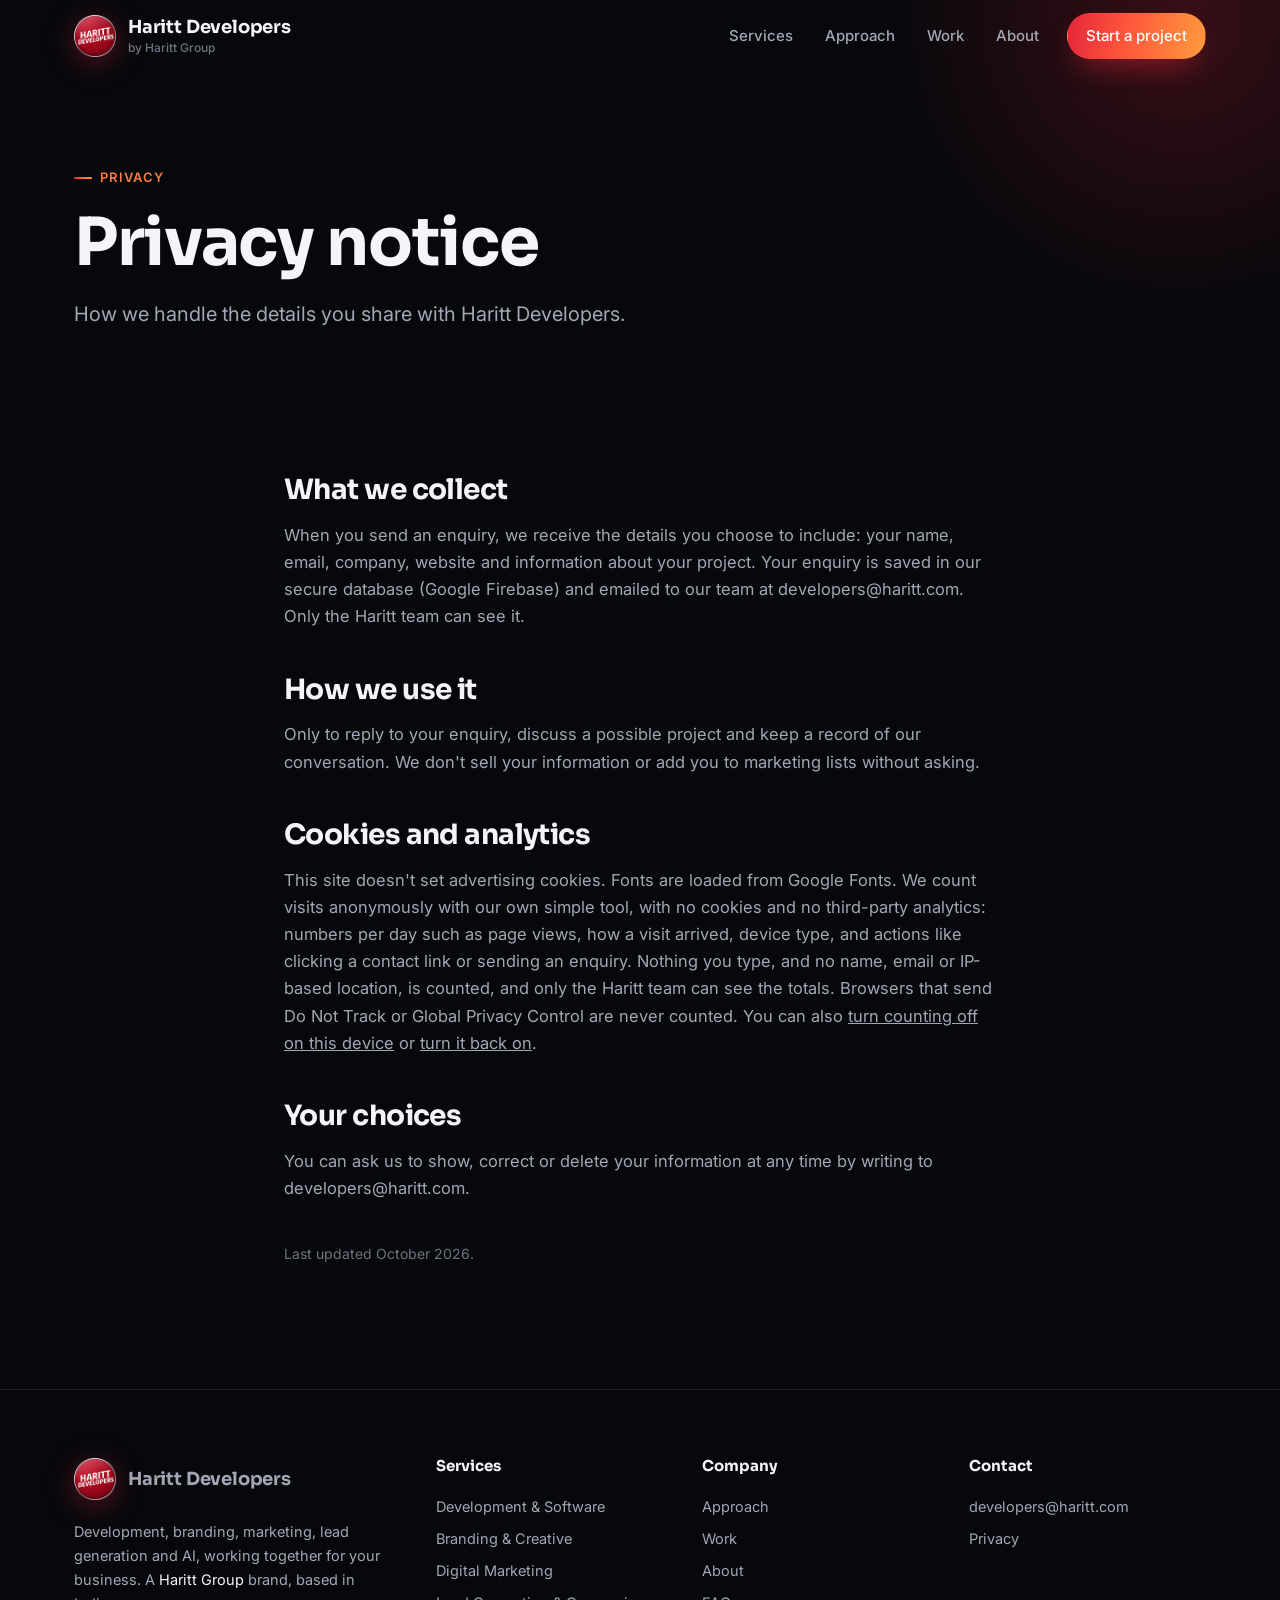
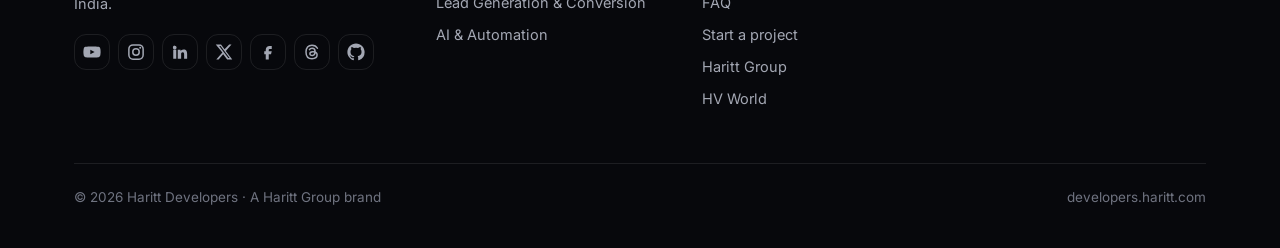
<file: privacy/index.html>
<!DOCTYPE html><html lang="en"><head><meta charset="utf-8"><script src="https://hvworld.haritt.com/status.js?v=3"></script><meta name="viewport" content="width=device-width, initial-scale=1">
<title>Privacy Notice | Haritt Developers</title><meta name="description" content="How Haritt Developers handles the details you share in an enquiry."><meta name="theme-color" content="#07080C"><link rel="canonical" href="https://developers.haritt.com/privacy/"><meta name="robots" content="index, follow, max-image-preview:large, max-snippet:-1, max-video-preview:-1"><meta property="og:locale" content="en_IN">
<link rel="icon" href="/favicon.ico" sizes="any"><link rel="icon" href="/assets/icon-48.png" type="image/png" sizes="48x48"><link rel="icon" href="/assets/icon-192.png" type="image/png" sizes="192x192"><link rel="apple-touch-icon" href="/assets/logo-180.png">
<meta property="og:type" content="website"><meta property="og:site_name" content="Haritt Developers"><meta property="og:title" content="Privacy Notice | Haritt Developers"><meta property="og:description" content="How Haritt Developers handles the details you share in an enquiry."><meta property="og:url" content="https://developers.haritt.com/privacy/"><meta property="og:image" content="https://developers.haritt.com/og/privacy.jpg"><meta property="og:image:width" content="1200"><meta property="og:image:height" content="630"><meta name="twitter:card" content="summary_large_image"><meta name="twitter:image" content="https://developers.haritt.com/og/privacy.jpg">
<link rel="preconnect" href="https://fonts.googleapis.com"><link rel="preconnect" href="https://fonts.gstatic.com" crossorigin>
<link href="https://fonts.googleapis.com/css2?family=Inter:wght@400;500;600&family=Sora:wght@600;700&display=swap" rel="stylesheet">
<link rel="stylesheet" href="/site.css"><script type="application/ld+json">{"@context":"https://schema.org","@graph":[{"@type":"Organization","@id":"https://developers.haritt.com/#org","name":"Haritt Developers","alternateName":["Harit Developers","Harit","Haritt","Haritt.com","Harit.com","Haritt Work","Harit Work","Haritt Agency","Harit Agency","Haritt Web","Harit Web","Harit Dev","Haritt Dev","Arett Developers","Arett","Aratt Developers","Aratt","Hrit Developers","Hrit","Haritt Developers by Haritt Group"],"url":"https://developers.haritt.com/","logo":{"@type":"ImageObject","url":"https://developers.haritt.com/assets/logo-256.png"},"email":"developers@haritt.com","description":"Haritt Developers helps businesses build and improve their digital presence through website and software development, branding, digital marketing, lead generation and AI-powered solutions.","parentOrganization":{"@type":"Organization","@id":"https://haritt.com/#org","name":"Haritt Group","url":"https://haritt.com/"},"areaServed":"IN","sameAs":["https://www.youtube.com/@harittdevelopers","https://www.instagram.com/harittdevelopers/","https://www.linkedin.com/company/harittdevelopers/","https://x.com/harittdeveloper","https://www.facebook.com/harittdevelopers","https://www.threads.com/@harittdevelopers","https://github.com/harittdevelopers"],"knowsAbout":["Web development","Software development","Branding","Digital marketing","Search engine optimisation","Lead generation","AI and automation","E-commerce"]},{"@type":"WebSite","@id":"https://developers.haritt.com/#website","name":"Haritt Developers","alternateName":["Haritt Developers by Haritt Group","Harit Developers"],"url":"https://developers.haritt.com/","publisher":{"@id":"https://developers.haritt.com/#org"},"inLanguage":"en"},{"@type":"WebPage","@id":"https://developers.haritt.com/privacy/#page","url":"https://developers.haritt.com/privacy/","name":"Privacy Notice | Haritt Developers","description":"How Haritt Developers handles the details you share in an enquiry.","isPartOf":{"@id":"https://developers.haritt.com/#website"},"about":{"@id":"https://developers.haritt.com/#org"},"inLanguage":"en"},{"@type":"BreadcrumbList","itemListElement":[{"@type":"ListItem","position":1,"name":"Home","item":"https://developers.haritt.com/"},{"@type":"ListItem","position":2,"name":"Privacy","item":"https://developers.haritt.com/privacy/"}]}]}</script></head><body><nav id="nav"><div class="w"><div class="br"><a class="bh" href="/" aria-label="Haritt Developers home"><img src="/assets/logo-180.png" alt="Haritt Developers logo" width="42" height="42"></a><span><a class="bh" href="/">Haritt Developers</a><a class="par" href="https://haritt.com">by Haritt Group</a></span></div>
<div class="lk" id="lk"><a href="/services/">Services</a><a href="/approach/">Approach</a><a href="/work/">Work</a><a href="/about/">About</a><a class="btn p" href="/contact/">Start a project</a></div>
<button class="mb" id="mb" aria-label="Open menu" aria-expanded="false" aria-controls="lk"><i></i><i></i><i></i></button></div></nav><header class="ph"><div class="w"><div class="eb">Privacy</div><h1>Privacy notice</h1><p class="lead">How we handle the details you share with Haritt Developers.</p></div></header>
<section style="padding-top:10px"><div class="w prose">
<h2>What we collect</h2><p>When you send an enquiry, we receive the details you choose to include: your name, email, company, website and information about your project. Your enquiry is saved in our secure database (Google Firebase) and emailed to our team at developers@haritt.com. Only the Haritt team can see it.</p>
<h2>How we use it</h2><p>Only to reply to your enquiry, discuss a possible project and keep a record of our conversation. We don't sell your information or add you to marketing lists without asking.</p>
<h2>Cookies and analytics</h2><p>This site doesn't set advertising cookies. Fonts are loaded from Google Fonts. We count visits anonymously with our own simple tool, with no cookies and no third-party analytics: numbers per day such as page views, how a visit arrived, device type, and actions like clicking a contact link or sending an enquiry. Nothing you type, and no name, email or IP-based location, is counted, and only the Haritt team can see the totals. Browsers that send Do Not Track or Global Privacy Control are never counted. You can also <a href="/privacy/?hvoptout=1">turn counting off on this device</a> or <a href="/privacy/?hvoptin=1">turn it back on</a>.</p>
<h2>Your choices</h2><p>You can ask us to show, correct or delete your information at any time by writing to developers@haritt.com.</p>
<p style="margin-top:40px;font-size:14px;color:var(--faint)">Last updated October 2026.</p></div></section><footer><div class="w"><div class="fg">
<div><a class="br" href="/"><img src="/assets/logo-180.png" alt="" width="42" height="42"><span>Haritt Developers</span></a><p style="margin-top:16px;max-width:320px">Development, branding, marketing, lead generation and AI, working together for your business. A <a href="https://haritt.com">Haritt Group</a> brand, based in India.</p><div class="soc"><a href="https://www.youtube.com/@harittdevelopers" target="_blank" rel="noopener me" aria-label="Haritt Developers on YouTube" title="YouTube · @harittdevelopers"><svg viewBox="0 0 24 24" aria-hidden="true"><path fill="currentColor" d="M23 7.2a3 3 0 00-2.1-2.1C19 4.6 12 4.6 12 4.6s-7 0-8.9.5A3 3 0 001 7.2 31 31 0 00.5 12a31 31 0 00.5 4.8 3 3 0 002.1 2.1c1.9.5 8.9.5 8.9.5s7 0 8.9-.5a3 3 0 002.1-2.1c.4-1.6.5-4.8.5-4.8s0-3.2-.5-4.8zM9.75 15.02V8.98L15.5 12z"/></svg></a><a href="https://www.instagram.com/harittdevelopers/" target="_blank" rel="noopener me" aria-label="Haritt Developers on Instagram" title="Instagram · @harittdevelopers"><svg viewBox="0 0 24 24" aria-hidden="true"><rect x="2.5" y="2.5" width="19" height="19" rx="5.5" fill="none" stroke="currentColor" stroke-width="2"/><circle cx="12" cy="12" r="4.3" fill="none" stroke="currentColor" stroke-width="2"/><circle cx="17.6" cy="6.4" r="1.3" fill="currentColor"/></svg></a><a href="https://www.linkedin.com/company/harittdevelopers/" target="_blank" rel="noopener me" aria-label="Haritt Developers on LinkedIn" title="LinkedIn · Haritt Developers"><svg viewBox="0 0 24 24" aria-hidden="true"><path fill="currentColor" d="M4.98 3.5a2.5 2.5 0 11-.01 5 2.5 2.5 0 01.01-5zM3 9h4v12H3zM9 9h3.8v1.7h.1c.5-1 1.8-2 3.8-2 4 0 4.8 2.6 4.8 6V21h-4v-5.6c0-1.3 0-3-1.9-3s-2.1 1.4-2.1 2.9V21H9z"/></svg></a><a href="https://x.com/harittdeveloper" target="_blank" rel="noopener me" aria-label="Haritt Developers on X" title="X · @harittdeveloper"><svg viewBox="0 0 24 24" aria-hidden="true"><path fill="currentColor" d="M18.9 2H22l-7.6 8.7L23 22h-6.8l-5.3-6.9L4.8 22H1.7l8.1-9.3L1 2h7l4.8 6.3zm-1.2 18h1.7L7.4 3.9H5.6z"/></svg></a><a href="https://www.facebook.com/harittdevelopers" target="_blank" rel="noopener me" aria-label="Haritt Developers on Facebook" title="Facebook · @harittdevelopers"><svg viewBox="0 0 24 24" aria-hidden="true"><path fill="currentColor" d="M14 8h3V4h-3c-2.8 0-5 2.2-5 5v2H7v4h2v7h4v-7h3l1-4h-4V9c0-.6.4-1 1-1z"/></svg></a><a href="https://www.threads.com/@harittdevelopers" target="_blank" rel="noopener me" aria-label="Haritt Developers on Threads" title="Threads · @harittdevelopers"><svg viewBox="0 0 24 24" aria-hidden="true"><path fill="none" stroke="currentColor" stroke-width="2" stroke-linecap="round" d="M19.2 7C17.8 4.4 15.3 3 12 3 6.9 3 4 6.5 4 12s2.9 9 8 9c3.9 0 6.8-2 6.8-5.2 0-3-2.6-4.4-6-4.1-2.5.2-3.7 1.4-3.6 2.8.1 1.5 1.6 2.4 3.4 2.2 2.5-.3 3.5-2.4 3.5-5.4 0-2.6-1.5-4.2-4-4.2-1.7 0-2.9.7-3.5 1.8"/></svg></a><a href="https://github.com/harittdevelopers" target="_blank" rel="noopener me" aria-label="Haritt Developers on GitHub" title="GitHub · harittdevelopers"><svg viewBox="0 0 24 24" aria-hidden="true"><path fill="currentColor" d="M12 .5C5.65.5.5 5.65.5 12c0 5.08 3.29 9.39 7.86 10.91.58.1.79-.25.79-.56v-2c-3.2.7-3.87-1.37-3.87-1.37-.52-1.33-1.28-1.69-1.28-1.69-1.04-.71.08-.7.08-.7 1.15.08 1.76 1.18 1.76 1.18 1.03 1.76 2.69 1.25 3.35.96.1-.75.4-1.25.73-1.54-2.55-.29-5.24-1.28-5.24-5.68 0-1.26.45-2.28 1.18-3.09-.12-.29-.51-1.46.11-3.04 0 0 .97-.31 3.17 1.18a11 11 0 015.77 0c2.2-1.49 3.17-1.18 3.17-1.18.62 1.58.23 2.75.11 3.04.74.81 1.18 1.83 1.18 3.09 0 4.42-2.69 5.39-5.25 5.67.41.36.78 1.06.78 2.14v3.17c0 .31.21.67.8.56A11.5 11.5 0 0023.5 12C23.5 5.65 18.35.5 12 .5z"/></svg></a></div></div>
<div><b>Services</b><a href="/services/#development">Development & Software</a><a href="/services/#branding">Branding & Creative</a><a href="/services/#marketing">Digital Marketing</a><a href="/services/#leads">Lead Generation & Conversion</a><a href="/services/#ai">AI & Automation</a></div>
<div><b>Company</b><a href="/approach/">Approach</a><a href="/work/">Work</a><a href="/about/">About</a><a href="/faq/">FAQ</a><a href="/contact/">Start a project</a><a href="https://haritt.com">Haritt Group</a><a href="https://hvworld.haritt.com">HV World</a></div>
<div><b>Contact</b><a href="mailto:developers@haritt.com">developers@haritt.com</a><a href="/privacy/">Privacy</a></div>
</div><div class="fb"><span>© 2026 Haritt Developers · <a href="https://haritt.com">A Haritt Group brand</a></span><span>developers.haritt.com</span></div></div></footer>
<script src="/site.js"></script></body></html>
</file>
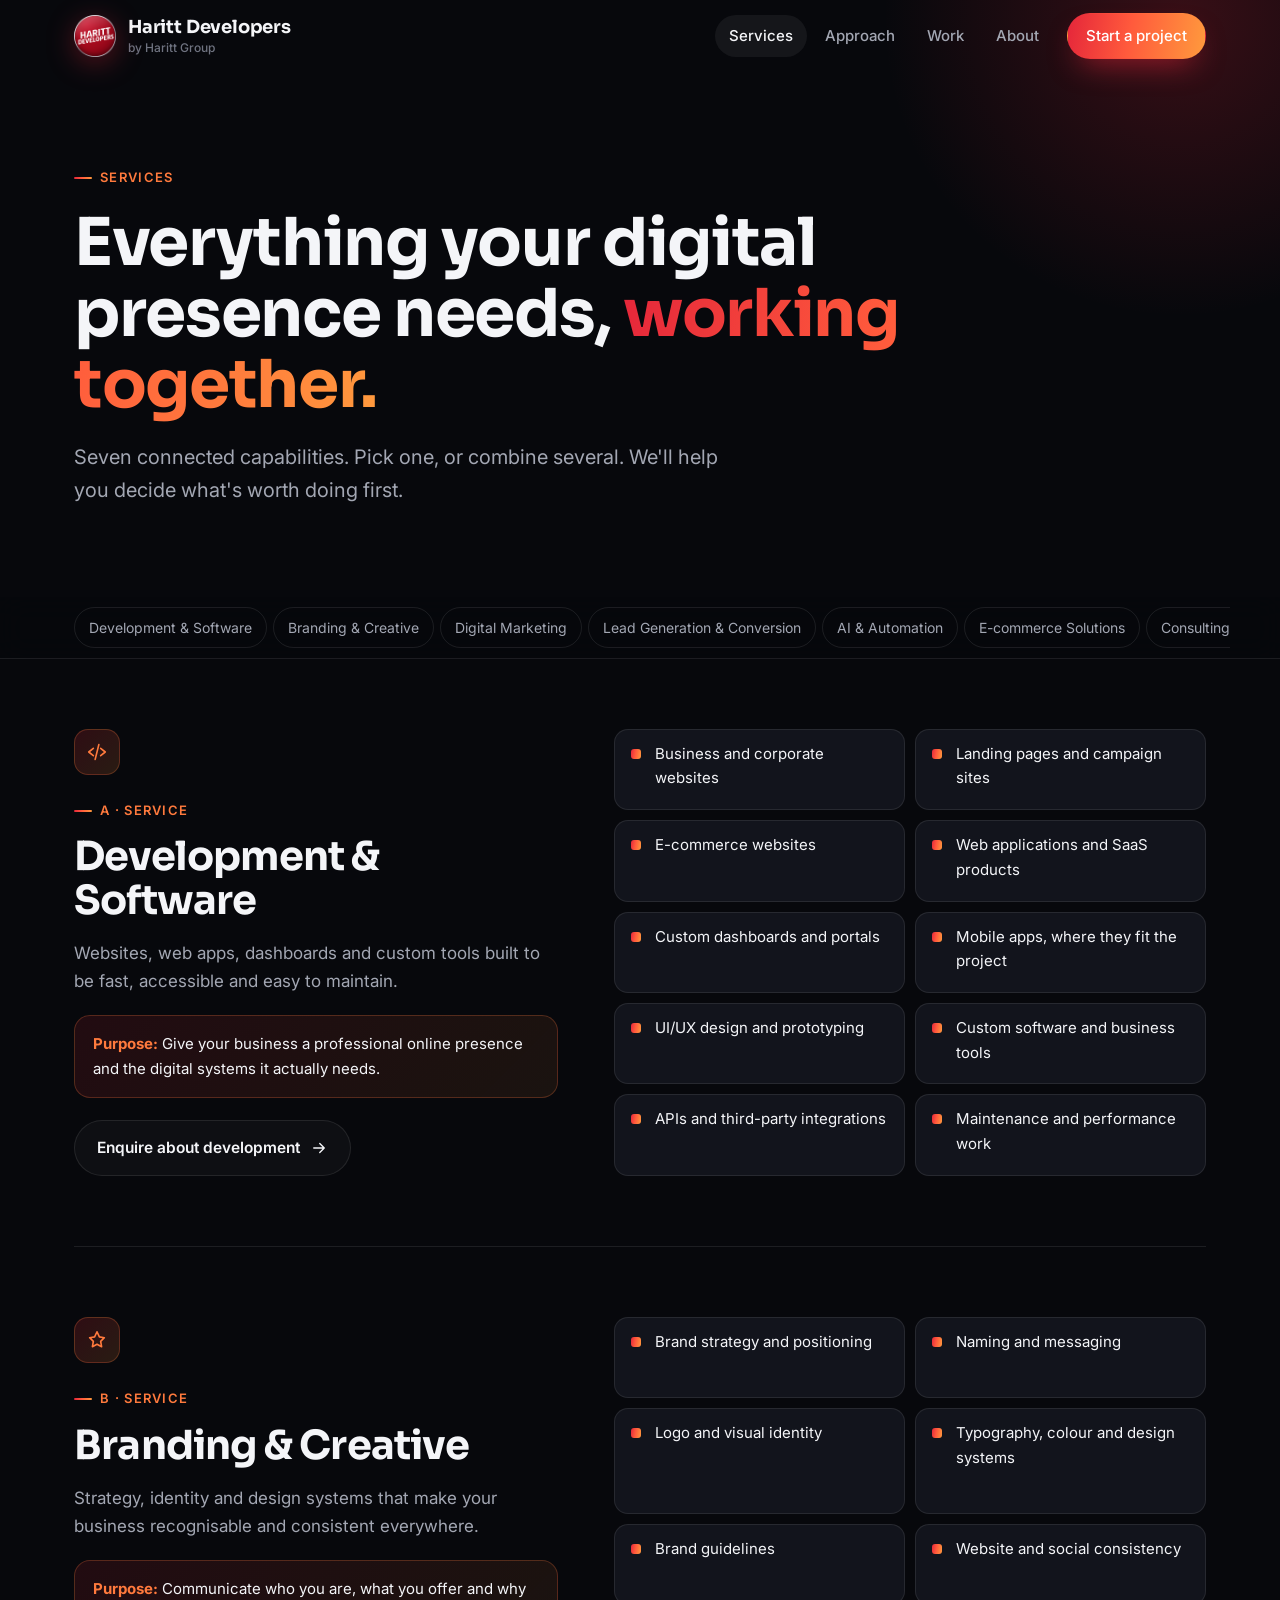
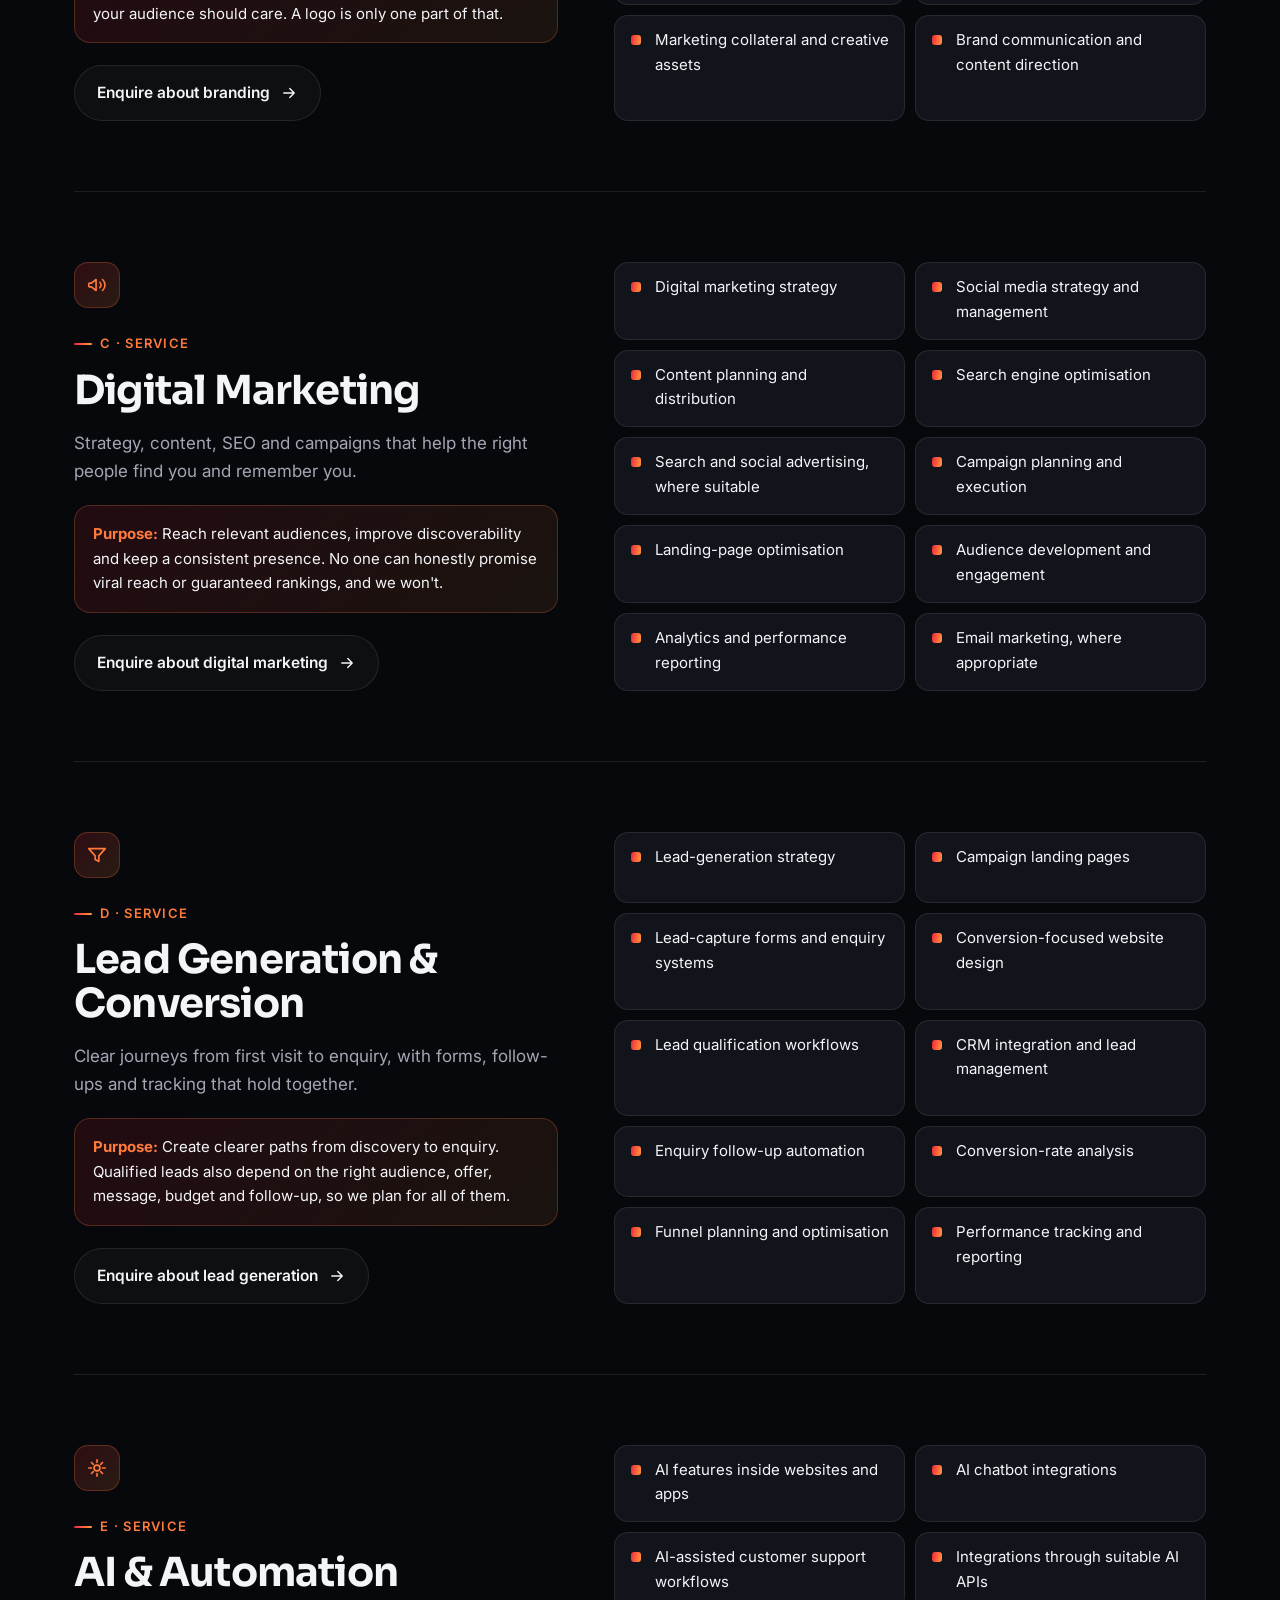
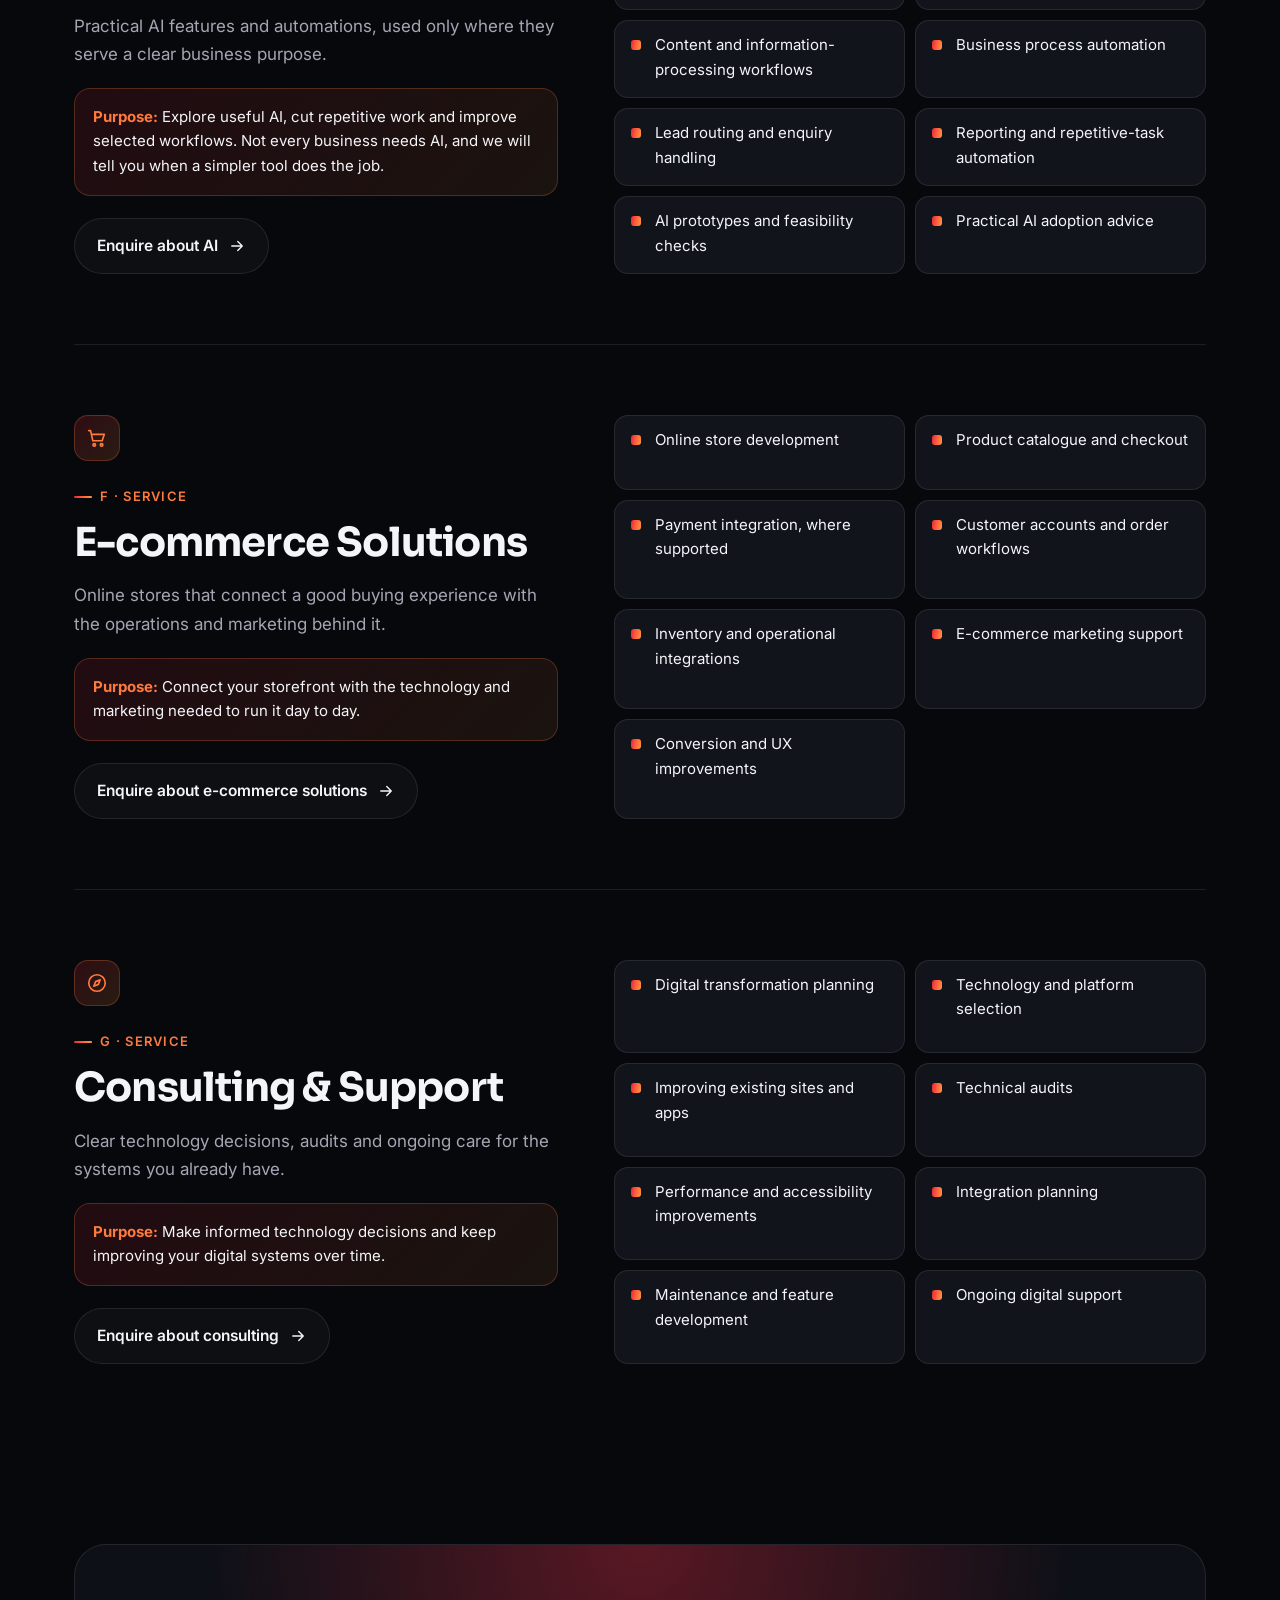
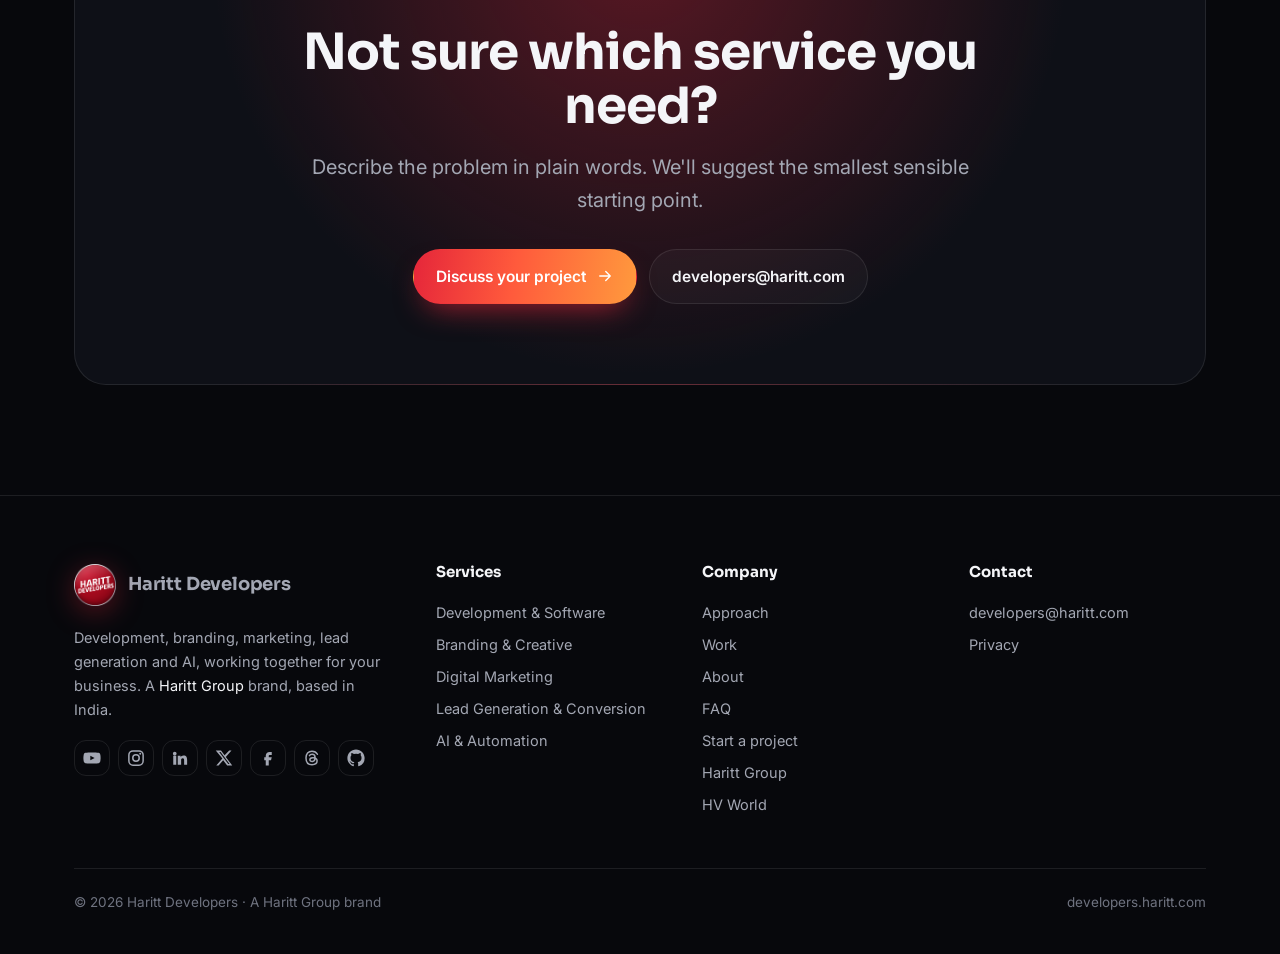
<file: services/index.html>
<!DOCTYPE html><html lang="en"><head><meta charset="utf-8"><script src="https://hvworld.haritt.com/status.js?v=3"></script><meta name="viewport" content="width=device-width, initial-scale=1">
<title>Services | Web, Software, Branding, Marketing, AI | Haritt Developers</title><meta name="description" content="Website and software development, branding, digital marketing and SEO, lead generation, AI and automation, e-commerce and technology consulting from Haritt Developers, a Haritt Group brand in India."><meta name="theme-color" content="#07080C"><link rel="canonical" href="https://developers.haritt.com/services/"><meta name="robots" content="index, follow, max-image-preview:large, max-snippet:-1, max-video-preview:-1"><meta property="og:locale" content="en_IN">
<link rel="icon" href="/favicon.ico" sizes="any"><link rel="icon" href="/assets/icon-48.png" type="image/png" sizes="48x48"><link rel="icon" href="/assets/icon-192.png" type="image/png" sizes="192x192"><link rel="apple-touch-icon" href="/assets/logo-180.png">
<meta property="og:type" content="website"><meta property="og:site_name" content="Haritt Developers"><meta property="og:title" content="Services | Web, Software, Branding, Marketing, AI | Haritt Developers"><meta property="og:description" content="Website and software development, branding, digital marketing and SEO, lead generation, AI and automation, e-commerce and technology consulting from Haritt Developers, a Haritt Group brand in India."><meta property="og:url" content="https://developers.haritt.com/services/"><meta property="og:image" content="https://developers.haritt.com/og/services.jpg"><meta property="og:image:width" content="1200"><meta property="og:image:height" content="630"><meta name="twitter:card" content="summary_large_image"><meta name="twitter:image" content="https://developers.haritt.com/og/services.jpg">
<link rel="preconnect" href="https://fonts.googleapis.com"><link rel="preconnect" href="https://fonts.gstatic.com" crossorigin>
<link href="https://fonts.googleapis.com/css2?family=Inter:wght@400;500;600&family=Sora:wght@600;700&display=swap" rel="stylesheet">
<link rel="stylesheet" href="/site.css"><script type="application/ld+json">{"@context":"https://schema.org","@graph":[{"@type":"Organization","@id":"https://developers.haritt.com/#org","name":"Haritt Developers","alternateName":["Harit Developers","Harit","Haritt","Haritt.com","Harit.com","Haritt Work","Harit Work","Haritt Agency","Harit Agency","Haritt Web","Harit Web","Harit Dev","Haritt Dev","Arett Developers","Arett","Aratt Developers","Aratt","Hrit Developers","Hrit","Haritt Developers by Haritt Group"],"url":"https://developers.haritt.com/","logo":{"@type":"ImageObject","url":"https://developers.haritt.com/assets/logo-256.png"},"email":"developers@haritt.com","description":"Haritt Developers helps businesses build and improve their digital presence through website and software development, branding, digital marketing, lead generation and AI-powered solutions.","parentOrganization":{"@type":"Organization","@id":"https://haritt.com/#org","name":"Haritt Group","url":"https://haritt.com/"},"areaServed":"IN","sameAs":["https://www.youtube.com/@harittdevelopers","https://www.instagram.com/harittdevelopers/","https://www.linkedin.com/company/harittdevelopers/","https://x.com/harittdeveloper","https://www.facebook.com/harittdevelopers","https://www.threads.com/@harittdevelopers","https://github.com/harittdevelopers"],"knowsAbout":["Web development","Software development","Branding","Digital marketing","Search engine optimisation","Lead generation","AI and automation","E-commerce"]},{"@type":"WebSite","@id":"https://developers.haritt.com/#website","name":"Haritt Developers","alternateName":["Haritt Developers by Haritt Group","Harit Developers"],"url":"https://developers.haritt.com/","publisher":{"@id":"https://developers.haritt.com/#org"},"inLanguage":"en"},{"@type":"WebPage","@id":"https://developers.haritt.com/services/#page","url":"https://developers.haritt.com/services/","name":"Services | Web, Software, Branding, Marketing, AI | Haritt Developers","description":"Website and software development, branding, digital marketing and SEO, lead generation, AI and automation, e-commerce and technology consulting from Haritt Developers, a Haritt Group brand in India.","isPartOf":{"@id":"https://developers.haritt.com/#website"},"about":{"@id":"https://developers.haritt.com/#org"},"inLanguage":"en"},{"@type":"BreadcrumbList","itemListElement":[{"@type":"ListItem","position":1,"name":"Home","item":"https://developers.haritt.com/"},{"@type":"ListItem","position":2,"name":"Services","item":"https://developers.haritt.com/services/"}]},{"@type":"ItemList","name":"Haritt Developers services","itemListElement":[{"@type":"ListItem","position":1,"item":{"@type":"Service","name":"Development & Software","description":"Websites, web apps, dashboards and custom tools built to be fast, accessible and easy to maintain.","url":"https://developers.haritt.com/services/#development","provider":{"@id":"https://developers.haritt.com/#org"}}},{"@type":"ListItem","position":2,"item":{"@type":"Service","name":"Branding & Creative","description":"Strategy, identity and design systems that make your business recognisable and consistent everywhere.","url":"https://developers.haritt.com/services/#branding","provider":{"@id":"https://developers.haritt.com/#org"}}},{"@type":"ListItem","position":3,"item":{"@type":"Service","name":"Digital Marketing","description":"Strategy, content, SEO and campaigns that help the right people find you and remember you.","url":"https://developers.haritt.com/services/#marketing","provider":{"@id":"https://developers.haritt.com/#org"}}},{"@type":"ListItem","position":4,"item":{"@type":"Service","name":"Lead Generation & Conversion","description":"Clear journeys from first visit to enquiry, with forms, follow-ups and tracking that hold together.","url":"https://developers.haritt.com/services/#leads","provider":{"@id":"https://developers.haritt.com/#org"}}},{"@type":"ListItem","position":5,"item":{"@type":"Service","name":"AI & Automation","description":"Practical AI features and automations, used only where they serve a clear business purpose.","url":"https://developers.haritt.com/services/#ai","provider":{"@id":"https://developers.haritt.com/#org"}}},{"@type":"ListItem","position":6,"item":{"@type":"Service","name":"E-commerce Solutions","description":"Online stores that connect a good buying experience with the operations and marketing behind it.","url":"https://developers.haritt.com/services/#ecommerce","provider":{"@id":"https://developers.haritt.com/#org"}}},{"@type":"ListItem","position":7,"item":{"@type":"Service","name":"Consulting & Support","description":"Clear technology decisions, audits and ongoing care for the systems you already have.","url":"https://developers.haritt.com/services/#consulting","provider":{"@id":"https://developers.haritt.com/#org"}}}]}]}</script></head><body><nav id="nav"><div class="w"><div class="br"><a class="bh" href="/" aria-label="Haritt Developers home"><img src="/assets/logo-180.png" alt="Haritt Developers logo" width="42" height="42"></a><span><a class="bh" href="/">Haritt Developers</a><a class="par" href="https://haritt.com">by Haritt Group</a></span></div>
<div class="lk" id="lk"><a href="/services/" class=on>Services</a><a href="/approach/">Approach</a><a href="/work/">Work</a><a href="/about/">About</a><a class="btn p" href="/contact/">Start a project</a></div>
<button class="mb" id="mb" aria-label="Open menu" aria-expanded="false" aria-controls="lk"><i></i><i></i><i></i></button></div></nav><header class="ph"><div class="w"><div class="eb rv">Services</div><h1 class="rv">Everything your digital presence needs, <span class="gt">working together.</span></h1>
<p class="lead rv">Seven connected capabilities. Pick one, or combine several. We'll help you decide what's worth doing first.</p></div></header>
<div class="subnav"><div class="w"><a href="#development">Development & Software</a><a href="#branding">Branding & Creative</a><a href="#marketing">Digital Marketing</a><a href="#leads">Lead Generation & Conversion</a><a href="#ai">AI & Automation</a><a href="#ecommerce">E-commerce Solutions</a><a href="#consulting">Consulting & Support</a></div></div>
<div class="w"><div class="svc rv" id="development" style="scroll-margin-top:140px"><div><div class="ic"><svg viewBox="0 0 24 24" fill="none" stroke="currentColor" stroke-width="1.8" stroke-linecap="round" stroke-linejoin="round" aria-hidden="true"><path d="M8 8l-5 4 5 4M16 8l5 4-5 4M14 4l-4 16"/></svg></div><div class="eb">A · Service</div><h2>Development & Software</h2><p class="lead" style="font-size:17px">Websites, web apps, dashboards and custom tools built to be fast, accessible and easy to maintain.</p>
<div class="pur"><b>Purpose:</b> Give your business a professional online presence and the digital systems it actually needs.</div><a class="btn g" style="margin-top:22px" href="/contact/?service=development">Enquire about development <svg viewBox="0 0 24 24" fill="none" stroke="currentColor" stroke-width="1.8" stroke-linecap="round" stroke-linejoin="round" aria-hidden="true"><path d="M5 12h14M13 6l6 6-6 6"/></svg></a></div>
<ul><li>Business and corporate websites</li><li>Landing pages and campaign sites</li><li>E-commerce websites</li><li>Web applications and SaaS products</li><li>Custom dashboards and portals</li><li>Mobile apps, where they fit the project</li><li>UI/UX design and prototyping</li><li>Custom software and business tools</li><li>APIs and third-party integrations</li><li>Maintenance and performance work</li></ul></div><div class="svc rv" id="branding" style="scroll-margin-top:140px"><div><div class="ic"><svg viewBox="0 0 24 24" fill="none" stroke="currentColor" stroke-width="1.8" stroke-linecap="round" stroke-linejoin="round" aria-hidden="true"><path d="M12 3l2.6 5.6L20 9.5l-4 4 1 5.8L12 16.6 7 19.3l1-5.8-4-4 5.4-.9z"/></svg></div><div class="eb">B · Service</div><h2>Branding & Creative</h2><p class="lead" style="font-size:17px">Strategy, identity and design systems that make your business recognisable and consistent everywhere.</p>
<div class="pur"><b>Purpose:</b> Communicate who you are, what you offer and why your audience should care. A logo is only one part of that.</div><a class="btn g" style="margin-top:22px" href="/contact/?service=branding">Enquire about branding <svg viewBox="0 0 24 24" fill="none" stroke="currentColor" stroke-width="1.8" stroke-linecap="round" stroke-linejoin="round" aria-hidden="true"><path d="M5 12h14M13 6l6 6-6 6"/></svg></a></div>
<ul><li>Brand strategy and positioning</li><li>Naming and messaging</li><li>Logo and visual identity</li><li>Typography, colour and design systems</li><li>Brand guidelines</li><li>Website and social consistency</li><li>Marketing collateral and creative assets</li><li>Brand communication and content direction</li></ul></div><div class="svc rv" id="marketing" style="scroll-margin-top:140px"><div><div class="ic"><svg viewBox="0 0 24 24" fill="none" stroke="currentColor" stroke-width="1.8" stroke-linecap="round" stroke-linejoin="round" aria-hidden="true"><path d="M3 11v2a1 1 0 001 1h2l5 4V6L6 10H4a1 1 0 00-1 1zM15 9a4 4 0 010 6M18 6a8 8 0 010 12"/></svg></div><div class="eb">C · Service</div><h2>Digital Marketing</h2><p class="lead" style="font-size:17px">Strategy, content, SEO and campaigns that help the right people find you and remember you.</p>
<div class="pur"><b>Purpose:</b> Reach relevant audiences, improve discoverability and keep a consistent presence. No one can honestly promise viral reach or guaranteed rankings, and we won't.</div><a class="btn g" style="margin-top:22px" href="/contact/?service=marketing">Enquire about digital marketing <svg viewBox="0 0 24 24" fill="none" stroke="currentColor" stroke-width="1.8" stroke-linecap="round" stroke-linejoin="round" aria-hidden="true"><path d="M5 12h14M13 6l6 6-6 6"/></svg></a></div>
<ul><li>Digital marketing strategy</li><li>Social media strategy and management</li><li>Content planning and distribution</li><li>Search engine optimisation</li><li>Search and social advertising, where suitable</li><li>Campaign planning and execution</li><li>Landing-page optimisation</li><li>Audience development and engagement</li><li>Analytics and performance reporting</li><li>Email marketing, where appropriate</li></ul></div><div class="svc rv" id="leads" style="scroll-margin-top:140px"><div><div class="ic"><svg viewBox="0 0 24 24" fill="none" stroke="currentColor" stroke-width="1.8" stroke-linecap="round" stroke-linejoin="round" aria-hidden="true"><path d="M3 5h18l-7 8v6l-4-2v-4z"/></svg></div><div class="eb">D · Service</div><h2>Lead Generation & Conversion</h2><p class="lead" style="font-size:17px">Clear journeys from first visit to enquiry, with forms, follow-ups and tracking that hold together.</p>
<div class="pur"><b>Purpose:</b> Create clearer paths from discovery to enquiry. Qualified leads also depend on the right audience, offer, message, budget and follow-up, so we plan for all of them.</div><a class="btn g" style="margin-top:22px" href="/contact/?service=leads">Enquire about lead generation <svg viewBox="0 0 24 24" fill="none" stroke="currentColor" stroke-width="1.8" stroke-linecap="round" stroke-linejoin="round" aria-hidden="true"><path d="M5 12h14M13 6l6 6-6 6"/></svg></a></div>
<ul><li>Lead-generation strategy</li><li>Campaign landing pages</li><li>Lead-capture forms and enquiry systems</li><li>Conversion-focused website design</li><li>Lead qualification workflows</li><li>CRM integration and lead management</li><li>Enquiry follow-up automation</li><li>Conversion-rate analysis</li><li>Funnel planning and optimisation</li><li>Performance tracking and reporting</li></ul></div><div class="svc rv" id="ai" style="scroll-margin-top:140px"><div><div class="ic"><svg viewBox="0 0 24 24" fill="none" stroke="currentColor" stroke-width="1.8" stroke-linecap="round" stroke-linejoin="round" aria-hidden="true"><path d="M12 3v3M12 18v3M3 12h3M18 12h3M6 6l2 2M16 16l2 2M6 18l2-2M16 8l2-2"/><circle cx="12" cy="12" r="3.2"/></svg></div><div class="eb">E · Service</div><h2>AI & Automation</h2><p class="lead" style="font-size:17px">Practical AI features and automations, used only where they serve a clear business purpose.</p>
<div class="pur"><b>Purpose:</b> Explore useful AI, cut repetitive work and improve selected workflows. Not every business needs AI, and we will tell you when a simpler tool does the job.</div><a class="btn g" style="margin-top:22px" href="/contact/?service=ai">Enquire about AI <svg viewBox="0 0 24 24" fill="none" stroke="currentColor" stroke-width="1.8" stroke-linecap="round" stroke-linejoin="round" aria-hidden="true"><path d="M5 12h14M13 6l6 6-6 6"/></svg></a></div>
<ul><li>AI features inside websites and apps</li><li>AI chatbot integrations</li><li>AI-assisted customer support workflows</li><li>Integrations through suitable AI APIs</li><li>Content and information-processing workflows</li><li>Business process automation</li><li>Lead routing and enquiry handling</li><li>Reporting and repetitive-task automation</li><li>AI prototypes and feasibility checks</li><li>Practical AI adoption advice</li></ul></div><div class="svc rv" id="ecommerce" style="scroll-margin-top:140px"><div><div class="ic"><svg viewBox="0 0 24 24" fill="none" stroke="currentColor" stroke-width="1.8" stroke-linecap="round" stroke-linejoin="round" aria-hidden="true"><path d="M3 4h2l2.4 11h10.2L20 8H6.2"/><circle cx="9" cy="19.5" r="1.4"/><circle cx="17" cy="19.5" r="1.4"/></svg></div><div class="eb">F · Service</div><h2>E-commerce Solutions</h2><p class="lead" style="font-size:17px">Online stores that connect a good buying experience with the operations and marketing behind it.</p>
<div class="pur"><b>Purpose:</b> Connect your storefront with the technology and marketing needed to run it day to day.</div><a class="btn g" style="margin-top:22px" href="/contact/?service=ecommerce">Enquire about e-commerce solutions <svg viewBox="0 0 24 24" fill="none" stroke="currentColor" stroke-width="1.8" stroke-linecap="round" stroke-linejoin="round" aria-hidden="true"><path d="M5 12h14M13 6l6 6-6 6"/></svg></a></div>
<ul><li>Online store development</li><li>Product catalogue and checkout</li><li>Payment integration, where supported</li><li>Customer accounts and order workflows</li><li>Inventory and operational integrations</li><li>E-commerce marketing support</li><li>Conversion and UX improvements</li></ul></div><div class="svc rv" id="consulting" style="scroll-margin-top:140px"><div><div class="ic"><svg viewBox="0 0 24 24" fill="none" stroke="currentColor" stroke-width="1.8" stroke-linecap="round" stroke-linejoin="round" aria-hidden="true"><circle cx="12" cy="12" r="9"/><path d="M15.5 8.5l-2 5-5 2 2-5z"/></svg></div><div class="eb">G · Service</div><h2>Consulting & Support</h2><p class="lead" style="font-size:17px">Clear technology decisions, audits and ongoing care for the systems you already have.</p>
<div class="pur"><b>Purpose:</b> Make informed technology decisions and keep improving your digital systems over time.</div><a class="btn g" style="margin-top:22px" href="/contact/?service=consulting">Enquire about consulting <svg viewBox="0 0 24 24" fill="none" stroke="currentColor" stroke-width="1.8" stroke-linecap="round" stroke-linejoin="round" aria-hidden="true"><path d="M5 12h14M13 6l6 6-6 6"/></svg></a></div>
<ul><li>Digital transformation planning</li><li>Technology and platform selection</li><li>Improving existing sites and apps</li><li>Technical audits</li><li>Performance and accessibility improvements</li><li>Integration planning</li><li>Maintenance and feature development</li><li>Ongoing digital support</li></ul></div></div>
<section><div class="w"><div class="fin rv"><h2>Not sure which service you need?</h2><p class="lead">Describe the problem in plain words. We'll suggest the smallest sensible starting point.</p><div class="cta"><a class="btn p" href="/contact/">Discuss your project <svg viewBox="0 0 24 24" fill="none" stroke="currentColor" stroke-width="1.8" stroke-linecap="round" stroke-linejoin="round" aria-hidden="true"><path d="M5 12h14M13 6l6 6-6 6"/></svg></a><a class="btn g" href="mailto:developers@haritt.com">developers@haritt.com</a></div></div></div></section><footer><div class="w"><div class="fg">
<div><a class="br" href="/"><img src="/assets/logo-180.png" alt="" width="42" height="42"><span>Haritt Developers</span></a><p style="margin-top:16px;max-width:320px">Development, branding, marketing, lead generation and AI, working together for your business. A <a href="https://haritt.com">Haritt Group</a> brand, based in India.</p><div class="soc"><a href="https://www.youtube.com/@harittdevelopers" target="_blank" rel="noopener me" aria-label="Haritt Developers on YouTube" title="YouTube · @harittdevelopers"><svg viewBox="0 0 24 24" aria-hidden="true"><path fill="currentColor" d="M23 7.2a3 3 0 00-2.1-2.1C19 4.6 12 4.6 12 4.6s-7 0-8.9.5A3 3 0 001 7.2 31 31 0 00.5 12a31 31 0 00.5 4.8 3 3 0 002.1 2.1c1.9.5 8.9.5 8.9.5s7 0 8.9-.5a3 3 0 002.1-2.1c.4-1.6.5-4.8.5-4.8s0-3.2-.5-4.8zM9.75 15.02V8.98L15.5 12z"/></svg></a><a href="https://www.instagram.com/harittdevelopers/" target="_blank" rel="noopener me" aria-label="Haritt Developers on Instagram" title="Instagram · @harittdevelopers"><svg viewBox="0 0 24 24" aria-hidden="true"><rect x="2.5" y="2.5" width="19" height="19" rx="5.5" fill="none" stroke="currentColor" stroke-width="2"/><circle cx="12" cy="12" r="4.3" fill="none" stroke="currentColor" stroke-width="2"/><circle cx="17.6" cy="6.4" r="1.3" fill="currentColor"/></svg></a><a href="https://www.linkedin.com/company/harittdevelopers/" target="_blank" rel="noopener me" aria-label="Haritt Developers on LinkedIn" title="LinkedIn · Haritt Developers"><svg viewBox="0 0 24 24" aria-hidden="true"><path fill="currentColor" d="M4.98 3.5a2.5 2.5 0 11-.01 5 2.5 2.5 0 01.01-5zM3 9h4v12H3zM9 9h3.8v1.7h.1c.5-1 1.8-2 3.8-2 4 0 4.8 2.6 4.8 6V21h-4v-5.6c0-1.3 0-3-1.9-3s-2.1 1.4-2.1 2.9V21H9z"/></svg></a><a href="https://x.com/harittdeveloper" target="_blank" rel="noopener me" aria-label="Haritt Developers on X" title="X · @harittdeveloper"><svg viewBox="0 0 24 24" aria-hidden="true"><path fill="currentColor" d="M18.9 2H22l-7.6 8.7L23 22h-6.8l-5.3-6.9L4.8 22H1.7l8.1-9.3L1 2h7l4.8 6.3zm-1.2 18h1.7L7.4 3.9H5.6z"/></svg></a><a href="https://www.facebook.com/harittdevelopers" target="_blank" rel="noopener me" aria-label="Haritt Developers on Facebook" title="Facebook · @harittdevelopers"><svg viewBox="0 0 24 24" aria-hidden="true"><path fill="currentColor" d="M14 8h3V4h-3c-2.8 0-5 2.2-5 5v2H7v4h2v7h4v-7h3l1-4h-4V9c0-.6.4-1 1-1z"/></svg></a><a href="https://www.threads.com/@harittdevelopers" target="_blank" rel="noopener me" aria-label="Haritt Developers on Threads" title="Threads · @harittdevelopers"><svg viewBox="0 0 24 24" aria-hidden="true"><path fill="none" stroke="currentColor" stroke-width="2" stroke-linecap="round" d="M19.2 7C17.8 4.4 15.3 3 12 3 6.9 3 4 6.5 4 12s2.9 9 8 9c3.9 0 6.8-2 6.8-5.2 0-3-2.6-4.4-6-4.1-2.5.2-3.7 1.4-3.6 2.8.1 1.5 1.6 2.4 3.4 2.2 2.5-.3 3.5-2.4 3.5-5.4 0-2.6-1.5-4.2-4-4.2-1.7 0-2.9.7-3.5 1.8"/></svg></a><a href="https://github.com/harittdevelopers" target="_blank" rel="noopener me" aria-label="Haritt Developers on GitHub" title="GitHub · harittdevelopers"><svg viewBox="0 0 24 24" aria-hidden="true"><path fill="currentColor" d="M12 .5C5.65.5.5 5.65.5 12c0 5.08 3.29 9.39 7.86 10.91.58.1.79-.25.79-.56v-2c-3.2.7-3.87-1.37-3.87-1.37-.52-1.33-1.28-1.69-1.28-1.69-1.04-.71.08-.7.08-.7 1.15.08 1.76 1.18 1.76 1.18 1.03 1.76 2.69 1.25 3.35.96.1-.75.4-1.25.73-1.54-2.55-.29-5.24-1.28-5.24-5.68 0-1.26.45-2.28 1.18-3.09-.12-.29-.51-1.46.11-3.04 0 0 .97-.31 3.17 1.18a11 11 0 015.77 0c2.2-1.49 3.17-1.18 3.17-1.18.62 1.58.23 2.75.11 3.04.74.81 1.18 1.83 1.18 3.09 0 4.42-2.69 5.39-5.25 5.67.41.36.78 1.06.78 2.14v3.17c0 .31.21.67.8.56A11.5 11.5 0 0023.5 12C23.5 5.65 18.35.5 12 .5z"/></svg></a></div></div>
<div><b>Services</b><a href="/services/#development">Development & Software</a><a href="/services/#branding">Branding & Creative</a><a href="/services/#marketing">Digital Marketing</a><a href="/services/#leads">Lead Generation & Conversion</a><a href="/services/#ai">AI & Automation</a></div>
<div><b>Company</b><a href="/approach/">Approach</a><a href="/work/">Work</a><a href="/about/">About</a><a href="/faq/">FAQ</a><a href="/contact/">Start a project</a><a href="https://haritt.com">Haritt Group</a><a href="https://hvworld.haritt.com">HV World</a></div>
<div><b>Contact</b><a href="mailto:developers@haritt.com">developers@haritt.com</a><a href="/privacy/">Privacy</a></div>
</div><div class="fb"><span>© 2026 Haritt Developers · <a href="https://haritt.com">A Haritt Group brand</a></span><span>developers.haritt.com</span></div></div></footer>
<script src="/site.js"></script></body></html>
</file>
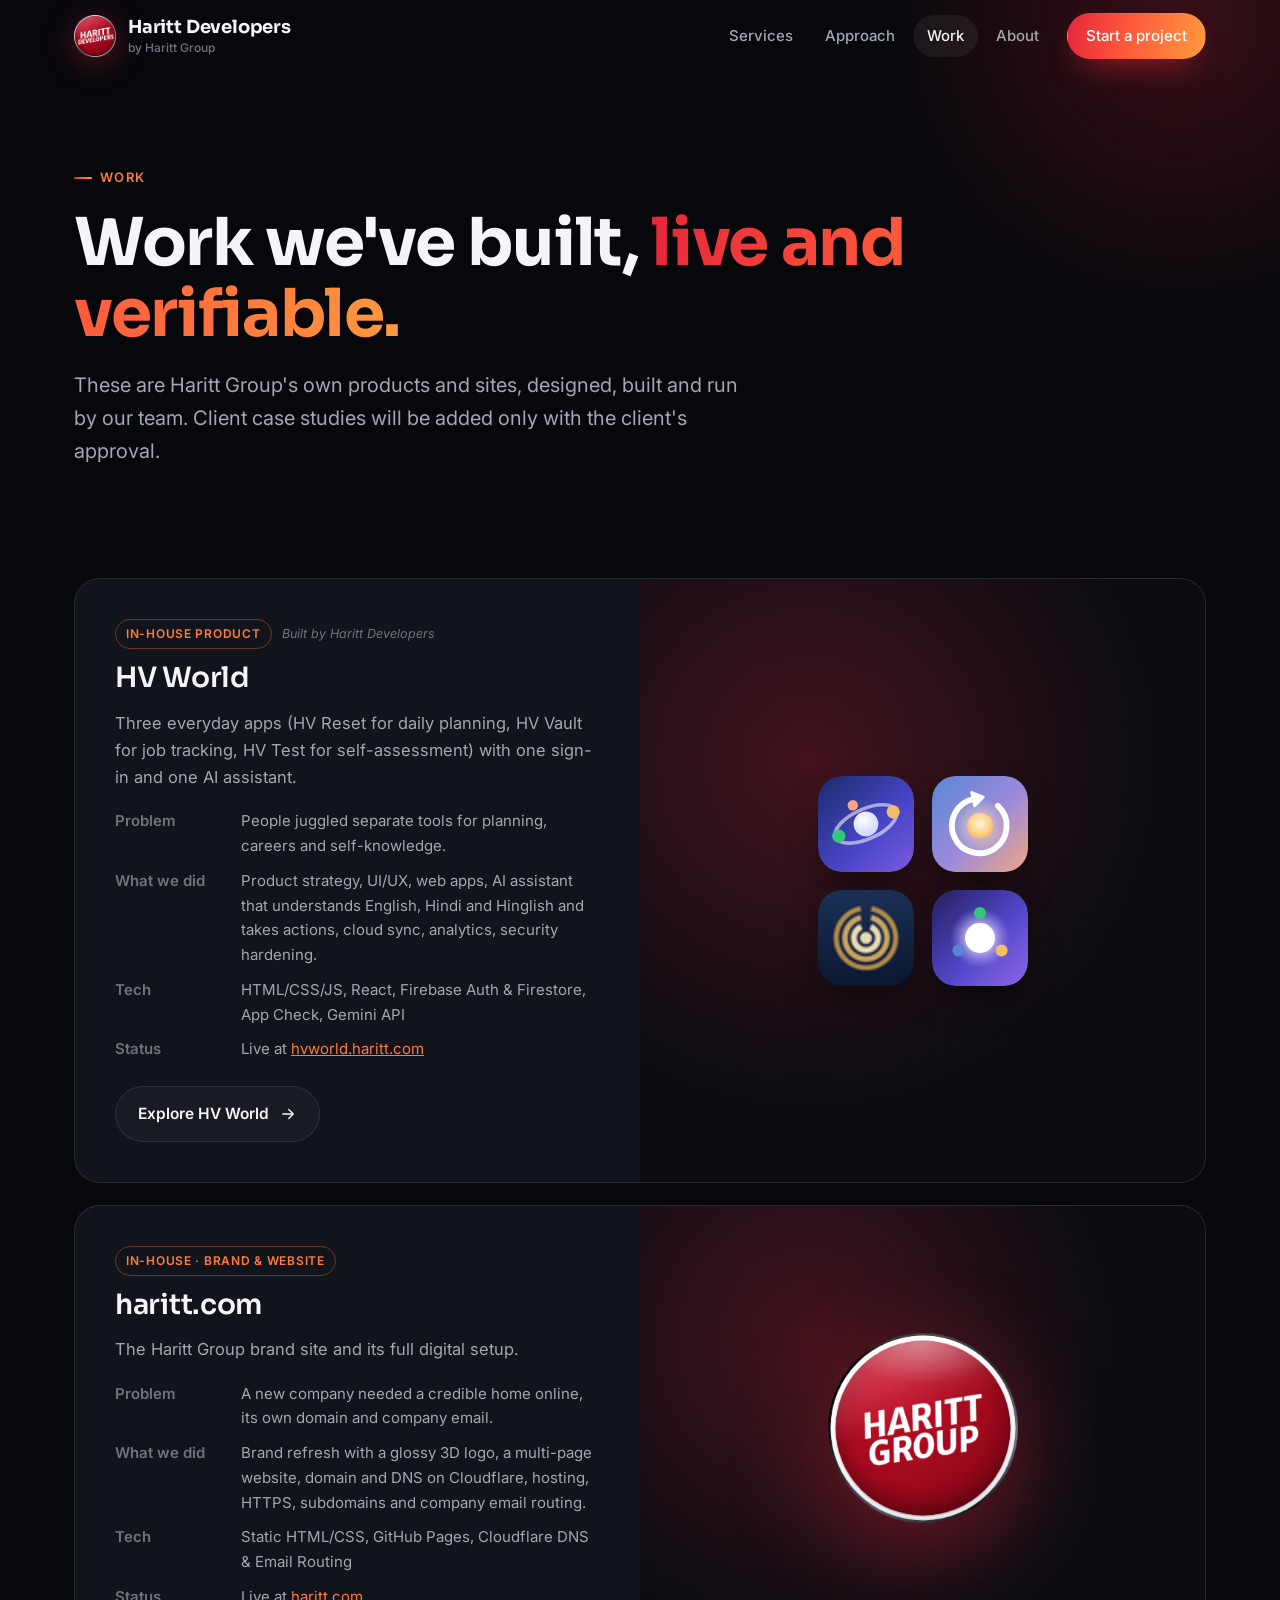
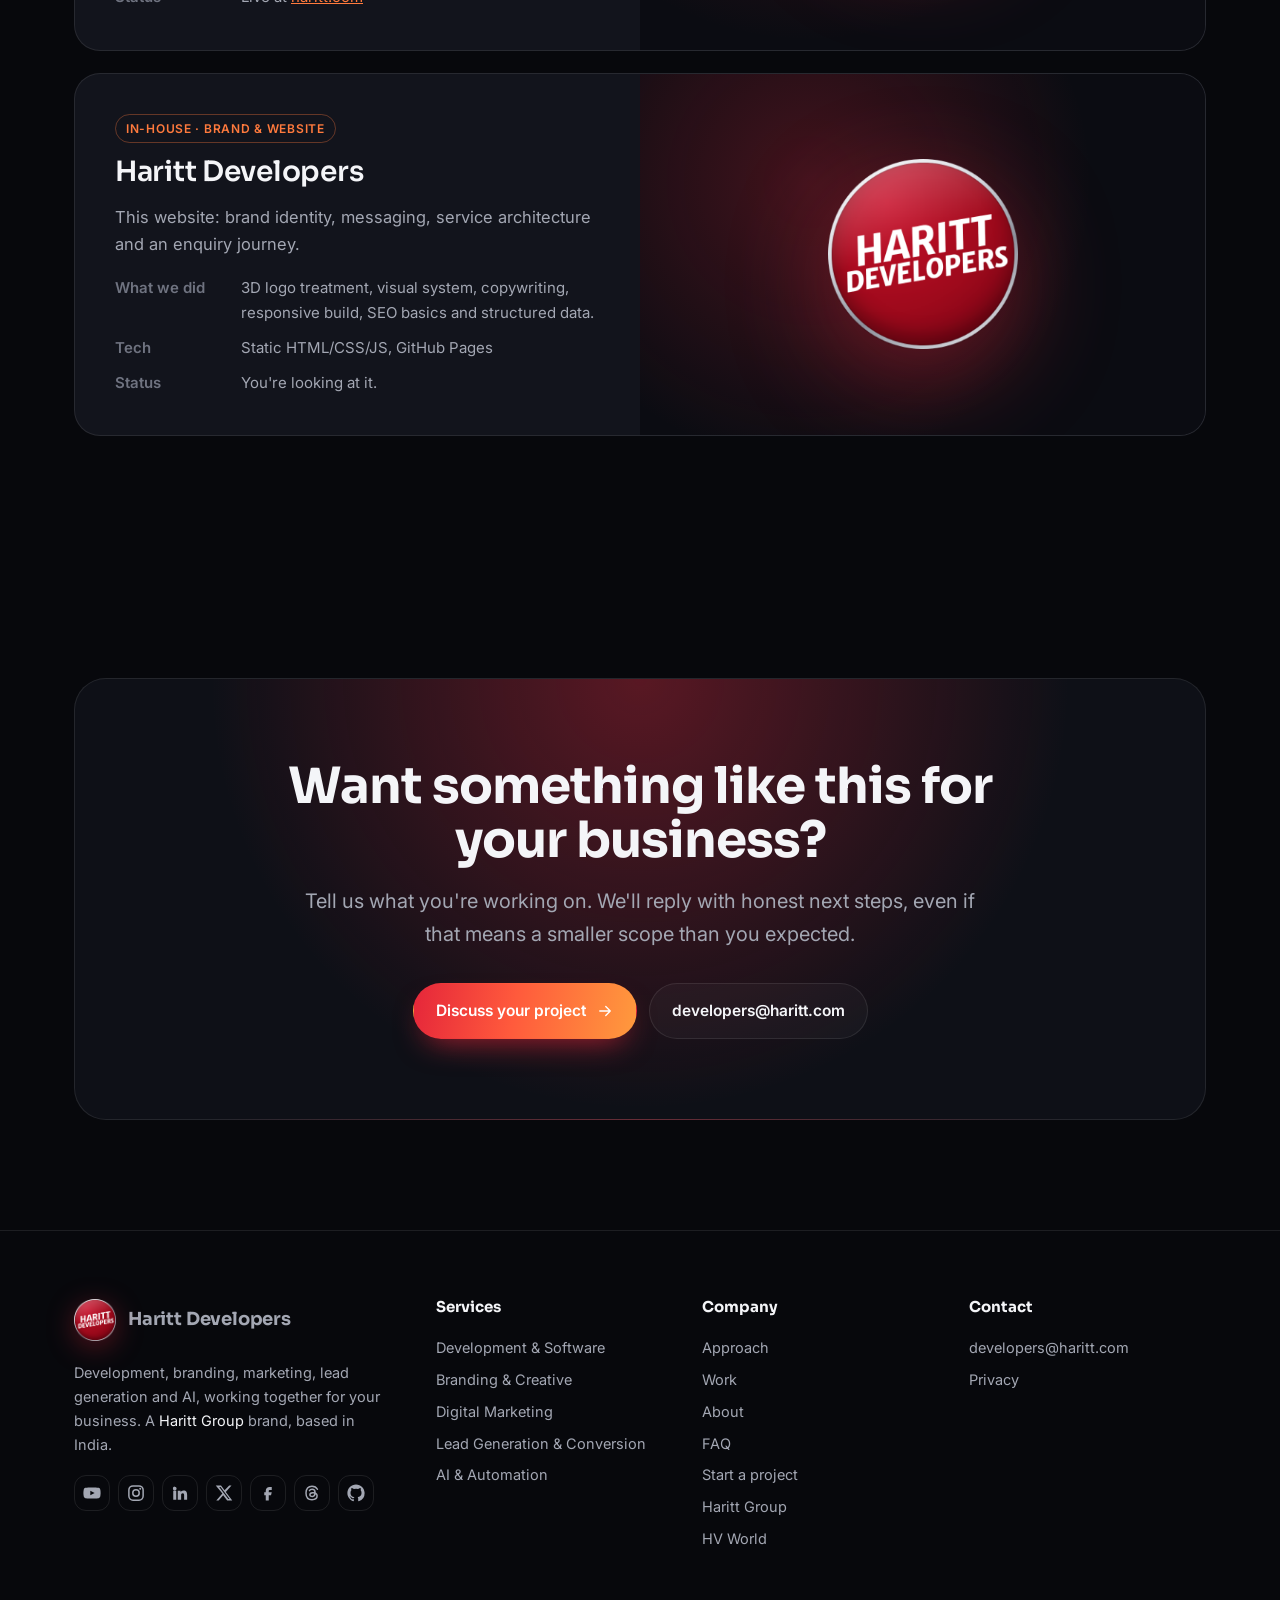
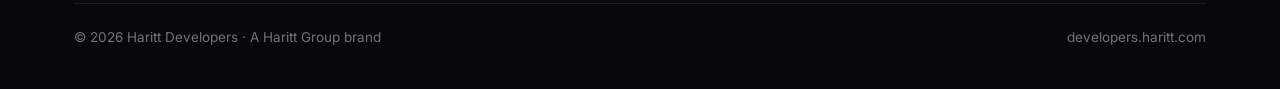
<file: work/index.html>
<!DOCTYPE html><html lang="en"><head><meta charset="utf-8"><script src="https://hvworld.haritt.com/status.js?v=3"></script><meta name="viewport" content="width=device-width, initial-scale=1">
<title>Our Work | Live products built by Haritt Developers</title><meta name="description" content="See live products and sites designed, built and run by the Haritt team, including HV World and haritt.com. Real work you can open and check."><meta name="theme-color" content="#07080C"><link rel="canonical" href="https://developers.haritt.com/work/"><meta name="robots" content="index, follow, max-image-preview:large, max-snippet:-1, max-video-preview:-1"><meta property="og:locale" content="en_IN">
<link rel="icon" href="/favicon.ico" sizes="any"><link rel="icon" href="/assets/icon-48.png" type="image/png" sizes="48x48"><link rel="icon" href="/assets/icon-192.png" type="image/png" sizes="192x192"><link rel="apple-touch-icon" href="/assets/logo-180.png">
<meta property="og:type" content="website"><meta property="og:site_name" content="Haritt Developers"><meta property="og:title" content="Our Work | Live products built by Haritt Developers"><meta property="og:description" content="See live products and sites designed, built and run by the Haritt team, including HV World and haritt.com. Real work you can open and check."><meta property="og:url" content="https://developers.haritt.com/work/"><meta property="og:image" content="https://developers.haritt.com/og/work.jpg"><meta property="og:image:width" content="1200"><meta property="og:image:height" content="630"><meta name="twitter:card" content="summary_large_image"><meta name="twitter:image" content="https://developers.haritt.com/og/work.jpg">
<link rel="preconnect" href="https://fonts.googleapis.com"><link rel="preconnect" href="https://fonts.gstatic.com" crossorigin>
<link href="https://fonts.googleapis.com/css2?family=Inter:wght@400;500;600&family=Sora:wght@600;700&display=swap" rel="stylesheet">
<link rel="stylesheet" href="/site.css"><script type="application/ld+json">{"@context":"https://schema.org","@graph":[{"@type":"Organization","@id":"https://developers.haritt.com/#org","name":"Haritt Developers","alternateName":["Harit Developers","Harit","Haritt","Haritt.com","Harit.com","Haritt Work","Harit Work","Haritt Agency","Harit Agency","Haritt Web","Harit Web","Harit Dev","Haritt Dev","Arett Developers","Arett","Aratt Developers","Aratt","Hrit Developers","Hrit","Haritt Developers by Haritt Group"],"url":"https://developers.haritt.com/","logo":{"@type":"ImageObject","url":"https://developers.haritt.com/assets/logo-256.png"},"email":"developers@haritt.com","description":"Haritt Developers helps businesses build and improve their digital presence through website and software development, branding, digital marketing, lead generation and AI-powered solutions.","parentOrganization":{"@type":"Organization","@id":"https://haritt.com/#org","name":"Haritt Group","url":"https://haritt.com/"},"areaServed":"IN","sameAs":["https://www.youtube.com/@harittdevelopers","https://www.instagram.com/harittdevelopers/","https://www.linkedin.com/company/harittdevelopers/","https://x.com/harittdeveloper","https://www.facebook.com/harittdevelopers","https://www.threads.com/@harittdevelopers","https://github.com/harittdevelopers"],"knowsAbout":["Web development","Software development","Branding","Digital marketing","Search engine optimisation","Lead generation","AI and automation","E-commerce"]},{"@type":"WebSite","@id":"https://developers.haritt.com/#website","name":"Haritt Developers","alternateName":["Haritt Developers by Haritt Group","Harit Developers"],"url":"https://developers.haritt.com/","publisher":{"@id":"https://developers.haritt.com/#org"},"inLanguage":"en"},{"@type":"WebPage","@id":"https://developers.haritt.com/work/#page","url":"https://developers.haritt.com/work/","name":"Our Work | Live products built by Haritt Developers","description":"See live products and sites designed, built and run by the Haritt team, including HV World and haritt.com. Real work you can open and check.","isPartOf":{"@id":"https://developers.haritt.com/#website"},"about":{"@id":"https://developers.haritt.com/#org"},"inLanguage":"en"},{"@type":"BreadcrumbList","itemListElement":[{"@type":"ListItem","position":1,"name":"Home","item":"https://developers.haritt.com/"},{"@type":"ListItem","position":2,"name":"Work","item":"https://developers.haritt.com/work/"}]}]}</script></head><body><nav id="nav"><div class="w"><div class="br"><a class="bh" href="/" aria-label="Haritt Developers home"><img src="/assets/logo-180.png" alt="Haritt Developers logo" width="42" height="42"></a><span><a class="bh" href="/">Haritt Developers</a><a class="par" href="https://haritt.com">by Haritt Group</a></span></div>
<div class="lk" id="lk"><a href="/services/">Services</a><a href="/approach/">Approach</a><a href="/work/" class=on>Work</a><a href="/about/">About</a><a class="btn p" href="/contact/">Start a project</a></div>
<button class="mb" id="mb" aria-label="Open menu" aria-expanded="false" aria-controls="lk"><i></i><i></i><i></i></button></div></nav><header class="ph"><div class="w"><div class="eb rv">Work</div><h1 class="rv">Work we've built, <span class="gt">live and verifiable.</span></h1>
<p class="lead rv">These are Haritt Group's own products and sites, designed, built and run by our team. Client case studies will be added only with the client's approval.</p></div></header>
<section style="padding-top:20px"><div class="w">
<div class="wk rv"><div class="tx"><span class="tag">In-house product</span><span class="by">Built by Haritt Developers</span><h3>HV World</h3><p style="color:var(--soft)">Three everyday apps (HV Reset for daily planning, HV Vault for job tracking, HV Test for self-assessment) with one sign-in and one AI assistant.</p>
<dl><dt>Problem</dt><dd>People juggled separate tools for planning, careers and self-knowledge.</dd><dt>What we did</dt><dd>Product strategy, UI/UX, web apps, AI assistant that understands English, Hindi and Hinglish and takes actions, cloud sync, analytics, security hardening.</dd><dt>Tech</dt><dd>HTML/CSS/JS, React, Firebase Auth &amp; Firestore, App Check, Gemini API</dd><dt>Status</dt><dd>Live at <a href="https://hvworld.haritt.com" style="color:var(--orange)">hvworld.haritt.com</a></dd></dl><a class="btn g" style="margin-top:24px" href="https://hvworld.haritt.com" target="_blank" rel="noopener">Explore HV World <svg viewBox="0 0 24 24" fill="none" stroke="currentColor" stroke-width="1.8" stroke-linecap="round" stroke-linejoin="round" aria-hidden="true"><path d="M5 12h14M13 6l6 6-6 6"/></svg></a></div>
<div class="vis"><div class="apps"><img src="/assets/apps/hv-world.svg" alt="HV World icon"><img src="/assets/apps/hv-reset.svg" alt="HV Reset icon"><img src="/assets/apps/hv-vault.png" alt="HV Vault icon"><img src="/assets/apps/hv-ai.svg" alt="HV AI icon"></div></div></div>
<div class="wk rv"><div class="tx"><span class="tag">In-house · Brand &amp; website</span><h3>haritt.com</h3><p style="color:var(--soft)">The Haritt Group brand site and its full digital setup.</p>
<dl><dt>Problem</dt><dd>A new company needed a credible home online, its own domain and company email.</dd><dt>What we did</dt><dd>Brand refresh with a glossy 3D logo, a multi-page website, domain and DNS on Cloudflare, hosting, HTTPS, subdomains and company email routing.</dd><dt>Tech</dt><dd>Static HTML/CSS, GitHub Pages, Cloudflare DNS &amp; Email Routing</dd><dt>Status</dt><dd>Live at <a href="https://haritt.com" style="color:var(--orange)">haritt.com</a></dd></dl></div>
<div class="vis"><img src="/assets/haritt-logo.png" alt="Haritt Group logo" style="width:190px;filter:drop-shadow(0 30px 50px rgba(229,38,58,.4))"></div></div>
<div class="wk rv"><div class="tx"><span class="tag">In-house · Brand &amp; website</span><h3>Haritt Developers</h3><p style="color:var(--soft)">This website: brand identity, messaging, service architecture and an enquiry journey.</p>
<dl><dt>What we did</dt><dd>3D logo treatment, visual system, copywriting, responsive build, SEO basics and structured data.</dd><dt>Tech</dt><dd>Static HTML/CSS/JS, GitHub Pages</dd><dt>Status</dt><dd>You're looking at it.</dd></dl></div>
<div class="vis"><img src="/assets/logo-256.png" alt="Haritt Developers logo" style="width:190px;filter:drop-shadow(0 30px 50px rgba(229,38,58,.4))"></div></div>
</div></section>
<section><div class="w"><div class="fin rv"><h2>Want something like this for your business?</h2><p class="lead">Tell us what you're working on. We'll reply with honest next steps, even if that means a smaller scope than you expected.</p><div class="cta"><a class="btn p" href="/contact/">Discuss your project <svg viewBox="0 0 24 24" fill="none" stroke="currentColor" stroke-width="1.8" stroke-linecap="round" stroke-linejoin="round" aria-hidden="true"><path d="M5 12h14M13 6l6 6-6 6"/></svg></a><a class="btn g" href="mailto:developers@haritt.com">developers@haritt.com</a></div></div></div></section><footer><div class="w"><div class="fg">
<div><a class="br" href="/"><img src="/assets/logo-180.png" alt="" width="42" height="42"><span>Haritt Developers</span></a><p style="margin-top:16px;max-width:320px">Development, branding, marketing, lead generation and AI, working together for your business. A <a href="https://haritt.com">Haritt Group</a> brand, based in India.</p><div class="soc"><a href="https://www.youtube.com/@harittdevelopers" target="_blank" rel="noopener me" aria-label="Haritt Developers on YouTube" title="YouTube · @harittdevelopers"><svg viewBox="0 0 24 24" aria-hidden="true"><path fill="currentColor" d="M23 7.2a3 3 0 00-2.1-2.1C19 4.6 12 4.6 12 4.6s-7 0-8.9.5A3 3 0 001 7.2 31 31 0 00.5 12a31 31 0 00.5 4.8 3 3 0 002.1 2.1c1.9.5 8.9.5 8.9.5s7 0 8.9-.5a3 3 0 002.1-2.1c.4-1.6.5-4.8.5-4.8s0-3.2-.5-4.8zM9.75 15.02V8.98L15.5 12z"/></svg></a><a href="https://www.instagram.com/harittdevelopers/" target="_blank" rel="noopener me" aria-label="Haritt Developers on Instagram" title="Instagram · @harittdevelopers"><svg viewBox="0 0 24 24" aria-hidden="true"><rect x="2.5" y="2.5" width="19" height="19" rx="5.5" fill="none" stroke="currentColor" stroke-width="2"/><circle cx="12" cy="12" r="4.3" fill="none" stroke="currentColor" stroke-width="2"/><circle cx="17.6" cy="6.4" r="1.3" fill="currentColor"/></svg></a><a href="https://www.linkedin.com/company/harittdevelopers/" target="_blank" rel="noopener me" aria-label="Haritt Developers on LinkedIn" title="LinkedIn · Haritt Developers"><svg viewBox="0 0 24 24" aria-hidden="true"><path fill="currentColor" d="M4.98 3.5a2.5 2.5 0 11-.01 5 2.5 2.5 0 01.01-5zM3 9h4v12H3zM9 9h3.8v1.7h.1c.5-1 1.8-2 3.8-2 4 0 4.8 2.6 4.8 6V21h-4v-5.6c0-1.3 0-3-1.9-3s-2.1 1.4-2.1 2.9V21H9z"/></svg></a><a href="https://x.com/harittdeveloper" target="_blank" rel="noopener me" aria-label="Haritt Developers on X" title="X · @harittdeveloper"><svg viewBox="0 0 24 24" aria-hidden="true"><path fill="currentColor" d="M18.9 2H22l-7.6 8.7L23 22h-6.8l-5.3-6.9L4.8 22H1.7l8.1-9.3L1 2h7l4.8 6.3zm-1.2 18h1.7L7.4 3.9H5.6z"/></svg></a><a href="https://www.facebook.com/harittdevelopers" target="_blank" rel="noopener me" aria-label="Haritt Developers on Facebook" title="Facebook · @harittdevelopers"><svg viewBox="0 0 24 24" aria-hidden="true"><path fill="currentColor" d="M14 8h3V4h-3c-2.8 0-5 2.2-5 5v2H7v4h2v7h4v-7h3l1-4h-4V9c0-.6.4-1 1-1z"/></svg></a><a href="https://www.threads.com/@harittdevelopers" target="_blank" rel="noopener me" aria-label="Haritt Developers on Threads" title="Threads · @harittdevelopers"><svg viewBox="0 0 24 24" aria-hidden="true"><path fill="none" stroke="currentColor" stroke-width="2" stroke-linecap="round" d="M19.2 7C17.8 4.4 15.3 3 12 3 6.9 3 4 6.5 4 12s2.9 9 8 9c3.9 0 6.8-2 6.8-5.2 0-3-2.6-4.4-6-4.1-2.5.2-3.7 1.4-3.6 2.8.1 1.5 1.6 2.4 3.4 2.2 2.5-.3 3.5-2.4 3.5-5.4 0-2.6-1.5-4.2-4-4.2-1.7 0-2.9.7-3.5 1.8"/></svg></a><a href="https://github.com/harittdevelopers" target="_blank" rel="noopener me" aria-label="Haritt Developers on GitHub" title="GitHub · harittdevelopers"><svg viewBox="0 0 24 24" aria-hidden="true"><path fill="currentColor" d="M12 .5C5.65.5.5 5.65.5 12c0 5.08 3.29 9.39 7.86 10.91.58.1.79-.25.79-.56v-2c-3.2.7-3.87-1.37-3.87-1.37-.52-1.33-1.28-1.69-1.28-1.69-1.04-.71.08-.7.08-.7 1.15.08 1.76 1.18 1.76 1.18 1.03 1.76 2.69 1.25 3.35.96.1-.75.4-1.25.73-1.54-2.55-.29-5.24-1.28-5.24-5.68 0-1.26.45-2.28 1.18-3.09-.12-.29-.51-1.46.11-3.04 0 0 .97-.31 3.17 1.18a11 11 0 015.77 0c2.2-1.49 3.17-1.18 3.17-1.18.62 1.58.23 2.75.11 3.04.74.81 1.18 1.83 1.18 3.09 0 4.42-2.69 5.39-5.25 5.67.41.36.78 1.06.78 2.14v3.17c0 .31.21.67.8.56A11.5 11.5 0 0023.5 12C23.5 5.65 18.35.5 12 .5z"/></svg></a></div></div>
<div><b>Services</b><a href="/services/#development">Development & Software</a><a href="/services/#branding">Branding & Creative</a><a href="/services/#marketing">Digital Marketing</a><a href="/services/#leads">Lead Generation & Conversion</a><a href="/services/#ai">AI & Automation</a></div>
<div><b>Company</b><a href="/approach/">Approach</a><a href="/work/">Work</a><a href="/about/">About</a><a href="/faq/">FAQ</a><a href="/contact/">Start a project</a><a href="https://haritt.com">Haritt Group</a><a href="https://hvworld.haritt.com">HV World</a></div>
<div><b>Contact</b><a href="mailto:developers@haritt.com">developers@haritt.com</a><a href="/privacy/">Privacy</a></div>
</div><div class="fb"><span>© 2026 Haritt Developers · <a href="https://haritt.com">A Haritt Group brand</a></span><span>developers.haritt.com</span></div></div></footer>
<script src="/site.js"></script></body></html>
</file>
<file: site.css>
:root{--bg:#07080C;--bg2:#0E1017;--card:#12141C;--line:rgba(255,255,255,.09);--ink:#F4F5F8;--soft:#A3A7B3;--faint:#6F7380;
--red:#E5263A;--orange:#FF7A3D;--grad:linear-gradient(100deg,#E5263A 0%,#FF5A3C 45%,#FF9A3D 100%);
--light:#F6F5F2;--lcard:#FFFFFF;--lline:#E6E3DC;--link:#C41E30;--lsoft:#5D5F66;
--sans:"Inter",system-ui,-apple-system,"Segoe UI",Roboto,sans-serif;--disp:"Sora","Inter",system-ui,sans-serif;
--r:22px;--shadow:0 30px 60px -30px rgba(0,0,0,.6)}
*{box-sizing:border-box}html{scroll-behavior:smooth;overflow-x:hidden}
body{margin:0;background:var(--bg);color:var(--ink);font:16.5px/1.65 var(--sans);-webkit-font-smoothing:antialiased;overflow-x:hidden}
a{color:inherit}img{max-width:100%;display:block}
.w{max-width:1180px;margin:0 auto;padding:0 24px}
h1,h2,h3{font-family:var(--disp);letter-spacing:-.02em;line-height:1.08;margin:0}
h1{font-size:clamp(38px,5.2vw,64px);font-weight:700}h2{font-size:clamp(30px,4.2vw,50px);font-weight:700}h3{font-size:20px;font-weight:600;letter-spacing:-.01em}
.gt{background:var(--grad);-webkit-background-clip:text;background-clip:text;color:transparent}
.eb{display:inline-flex;align-items:center;gap:8px;font-size:13px;font-weight:600;letter-spacing:.1em;text-transform:uppercase;color:var(--orange)}
.eb:before{content:"";width:18px;height:2px;background:var(--grad);border-radius:2px}
.lead{font-size:clamp(17px,1.6vw,20px);color:var(--soft);max-width:680px}
.btn{display:inline-flex;align-items:center;gap:10px;padding:14px 22px;border-radius:999px;font-weight:600;font-size:15.5px;text-decoration:none;white-space:nowrap;border:1px solid transparent;transition:transform .2s,box-shadow .2s,background .2s;cursor:pointer;font-family:var(--sans)}
.btn svg{width:18px;height:18px;flex:none}.btn.p{background:var(--grad);color:#fff;box-shadow:0 14px 30px -12px rgba(229,38,58,.7)}.btn.p:hover{transform:translateY(-2px);box-shadow:0 20px 40px -14px rgba(229,38,58,.8)}
.btn.g{border-color:var(--line);color:var(--ink);background:rgba(255,255,255,.03)}.btn.g:hover{background:rgba(255,255,255,.08)}
.cta{display:flex;flex-wrap:wrap;gap:12px;margin-top:32px}
/* nav */
nav{position:fixed;top:0;left:0;right:0;z-index:50;transition:background .3s,border-color .3s;border-bottom:1px solid transparent}
nav.s{background:rgba(7,8,12,.78);backdrop-filter:blur(18px) saturate(1.5);-webkit-backdrop-filter:blur(18px) saturate(1.5);border-color:var(--line)}
nav .w{display:flex;align-items:center;justify-content:space-between;height:72px}
.br{display:flex;align-items:center;gap:12px;text-decoration:none;font-family:var(--disp);font-weight:700;font-size:18px;letter-spacing:-.01em}
.br .bh{display:flex;text-decoration:none}.br>span{display:flex;flex-direction:column;line-height:1.2}.br .par{font:500 12px var(--sans);color:var(--faint);text-decoration:none;letter-spacing:0;margin-top:2px}.br .par:hover{color:var(--orange)}.br img{width:42px;height:42px;filter:drop-shadow(0 6px 14px rgba(229,38,58,.35))}.br small{display:block;font:500 12px var(--sans);color:var(--faint);letter-spacing:0}
.lk{display:flex;align-items:center;gap:4px}.lk a{padding:9px 14px;border-radius:999px;text-decoration:none;color:var(--soft);font-size:15px;font-weight:500}
.lk a:hover,.lk a.on{color:var(--ink);background:rgba(255,255,255,.06)}.lk .btn{margin-left:10px;padding:10px 18px;color:#fff}
.mb{display:none;background:none;border:0;width:44px;height:44px;cursor:pointer;padding:10px}.mb i{display:block;height:2px;background:var(--ink);margin:5px 0;border-radius:2px;transition:.3s}
/* hero */
.hero{position:relative;padding:150px 0 90px;overflow:hidden}
.hero:before{content:"";position:absolute;width:900px;height:900px;right:-300px;top:-380px;background:radial-gradient(circle,rgba(229,38,58,.28),transparent 60%);pointer-events:none}
.hero:after{content:"";position:absolute;inset:0;background-image:linear-gradient(rgba(255,255,255,.035) 1px,transparent 1px),linear-gradient(90deg,rgba(255,255,255,.035) 1px,transparent 1px);background-size:64px 64px;mask-image:radial-gradient(ellipse at 60% 30%,#000 20%,transparent 70%);-webkit-mask-image:radial-gradient(ellipse at 60% 30%,#000 20%,transparent 70%);pointer-events:none}
.hg{position:relative;z-index:1;display:grid;grid-template-columns:1.05fr .95fr;gap:56px;align-items:center}
.hero h1{margin:20px 0 22px}
.chips{display:flex;flex-wrap:wrap;gap:8px;margin-top:34px}.chips span{font-size:13.5px;color:var(--soft);border:1px solid var(--line);padding:6px 12px;border-radius:999px;background:rgba(255,255,255,.02)}
/* hero visual */
.stack{position:relative;height:500px}
.orb{position:absolute;left:50%;top:50%;width:150px;height:150px;transform:translate(-50%,-50%);filter:drop-shadow(0 30px 50px rgba(229,38,58,.45));z-index:3;animation:fl 6s ease-in-out infinite,glow 4s ease-in-out infinite}
.stack:after{content:'';position:absolute;left:50%;top:50%;width:150px;height:150px;margin:-75px 0 0 -75px;border-radius:50%;z-index:3;pointer-events:none;background:linear-gradient(115deg,transparent 34%,rgba(255,255,255,.6) 50%,transparent 66%);background-size:300% 100%;background-position:130% 0;animation:fl 6s ease-in-out infinite,shine 4.5s ease-in-out infinite}
@keyframes shine{0%,25%{background-position:130% 0}70%,100%{background-position:-30% 0}}@keyframes glow{0%,100%{filter:drop-shadow(0 30px 50px rgba(229,38,58,.4))}50%{filter:drop-shadow(0 30px 60px rgba(255,90,60,.7)) brightness(1.08)}}
.ring{position:absolute;left:50%;top:50%;border:1px solid var(--line);border-radius:50%;transform:translate(-50%,-50%)}
.ring.a{width:300px;height:300px}.ring.b{width:470px;height:470px;border-style:dashed;border-color:rgba(255,255,255,.07)}
.node{position:absolute;display:flex;align-items:center;gap:10px;padding:10px 14px 10px 10px;border-radius:16px;background:rgba(18,20,28,.86);border:1px solid var(--line);backdrop-filter:blur(10px);-webkit-backdrop-filter:blur(10px);font-size:14px;font-weight:600;box-shadow:var(--shadow);white-space:nowrap;z-index:4;animation:fl 7s ease-in-out infinite}
.node i{width:32px;height:32px;border-radius:10px;display:grid;place-items:center;font-style:normal;background:rgba(255,255,255,.06)}.node i svg{width:18px;height:18px}
.node:nth-child(odd){animation-delay:-3s}
@keyframes fl{0%,100%{translate:0 0}50%{translate:0 -8px}}
/* sections */
section{padding:110px 0;position:relative}.sh{max-width:760px;margin-bottom:56px}.sh h2{margin:16px 0 18px}
.light{background:var(--light);color:#14151A}.light .lead,.light p{color:var(--lsoft)}.light .eb{color:var(--link)}
.light .card{background:var(--lcard);border-color:var(--lline);box-shadow:0 20px 40px -32px rgba(20,20,30,.35)}
.card{background:var(--card);border:1px solid var(--line);border-radius:var(--r);padding:28px;transition:transform .25s,border-color .25s}
a.card{text-decoration:none;display:block}a.card:hover{transform:translateY(-4px);border-color:rgba(255,122,61,.45)}
.card p{color:var(--soft);margin:10px 0 0;font-size:15.5px}
.ic{width:46px;height:46px;border-radius:14px;display:grid;place-items:center;margin-bottom:18px;background:linear-gradient(135deg,rgba(229,38,58,.18),rgba(255,154,61,.14));border:1px solid rgba(255,122,61,.25);color:var(--orange)}
.ic svg{width:22px;height:22px}
.light .ic{background:#FFF1EC;border-color:#FFD7C8;color:var(--link)}
.g3{display:grid;grid-template-columns:repeat(3,1fr);gap:18px}.g2{display:grid;grid-template-columns:repeat(2,1fr);gap:18px}.g4{display:grid;grid-template-columns:repeat(4,1fr);gap:18px}
.more{display:inline-flex;gap:6px;margin-top:16px;font-size:14.5px;font-weight:600;color:var(--orange)}.light .more{color:var(--link)}
/* challenges */
.ch{display:flex;gap:14px;align-items:flex-start;padding:20px 22px;border-radius:18px;border:1px solid var(--lline);background:#fff}
.ch b{display:block;color:#14151A;font-size:16px}.ch span{font-size:14.5px;color:var(--lsoft)}
.ch em{flex:none;width:28px;height:28px;border-radius:50%;background:#FFF1EC;color:var(--link);display:grid;place-items:center;font-style:normal;font-weight:700;font-size:14px}
/* integrated example */
.flowx{display:grid;grid-template-columns:repeat(5,1fr);gap:14px;position:relative;margin-top:10px}
.flowx:before{content:"";position:absolute;left:6%;right:6%;top:34px;height:2px;background:var(--grad);opacity:.5}
.fx{position:relative;text-align:center;padding:0 6px}.fx .d{width:68px;height:68px;margin:0 auto 16px;border-radius:20px;display:grid;place-items:center;background:var(--card);border:1px solid rgba(255,122,61,.35);box-shadow:0 0 0 6px var(--bg),0 10px 30px -10px rgba(229,38,58,.5);color:var(--orange)}
.fx .d svg{width:26px;height:26px}.fx b{display:block;font-family:var(--disp);font-size:16px}.fx span{display:block;color:var(--soft);font-size:14px;margin-top:6px}
.note{margin-top:34px;padding:16px 20px;border-radius:16px;border:1px dashed var(--line);color:var(--soft);font-size:14.5px}
.light .note{border-color:var(--lline)}
/* process */
.proc{display:grid;grid-template-columns:repeat(7,1fr);gap:10px;counter-reset:p}
.ps{padding:22px 18px;border-radius:18px;border:1px solid var(--lline);background:#fff;position:relative}
.ps:before{counter-increment:p;content:"0" counter(p);font-family:var(--disp);font-weight:700;font-size:13px;color:var(--link);letter-spacing:.06em}
.ps b{display:block;font-family:var(--disp);font-size:18px;margin:8px 0 6px;color:#14151A}.ps span{font-size:14px;color:var(--lsoft);line-height:1.5}
.dark .ps{background:var(--card);border-color:var(--line)}.dark .ps b{color:var(--ink)}.dark .ps span{color:var(--soft)}.dark .ps:before{color:var(--orange)}
/* work */
.wk{display:grid;grid-template-columns:1fr 1fr;gap:0;border-radius:26px;overflow:hidden;border:1px solid var(--line);background:var(--card);margin-bottom:22px}
.wk .tx{padding:40px}.wk .vis{background:radial-gradient(circle at 30% 30%,rgba(229,38,58,.25),transparent 60%),#0B0C12;display:grid;place-items:center;padding:30px;min-height:320px}
.by{display:inline-block;margin-left:10px;font-size:12.5px;color:var(--faint);font-style:italic}.soc{display:flex;flex-wrap:wrap;gap:10px;margin-top:18px}.soc a{width:40px;height:40px;border-radius:12px;border:1px solid var(--line);display:grid;place-items:center;color:var(--soft);padding:0;transition:color .2s,border-color .2s,transform .2s}.soc a:hover{color:var(--orange);border-color:rgba(255,122,61,.5);transform:translateY(-2px)}.soc svg{width:18px;height:18px}.fb a{text-decoration:none}.fb a:hover{color:var(--ink)}.tag{display:inline-block;font-size:12px;font-weight:600;letter-spacing:.06em;text-transform:uppercase;color:var(--orange);border:1px solid rgba(255,122,61,.35);padding:4px 10px;border-radius:999px}
.wk h3{font-size:28px;margin:14px 0 10px}.wk dl{margin:18px 0 0;display:grid;grid-template-columns:110px 1fr;gap:10px 16px;font-size:15px}.wk dt{color:var(--faint);font-weight:600}.wk dd{margin:0;color:var(--soft)}
.apps{display:grid;grid-template-columns:repeat(2,96px);gap:18px}.apps img{width:96px;height:96px;border-radius:24px;box-shadow:0 20px 40px -14px rgba(0,0,0,.7)}
/* services page */
.svc{display:grid;grid-template-columns:.9fr 1.1fr;gap:56px;padding:70px 0;border-top:1px solid var(--line)}
.svc:first-of-type{border-top:0}.svc h2{font-size:clamp(28px,3.4vw,40px);margin:14px 0 14px}
.svc ul{list-style:none;margin:0;padding:0;display:grid;grid-template-columns:1fr 1fr;gap:10px}
.svc li{padding:12px 14px 12px 40px;border-radius:14px;background:var(--card);border:1px solid var(--line);font-size:15px;position:relative}
.svc li:before{content:"";position:absolute;left:16px;top:19px;width:10px;height:10px;border-radius:3px;background:var(--grad)}
.pur{margin-top:20px;padding:16px 18px;border-radius:16px;background:linear-gradient(135deg,rgba(229,38,58,.12),rgba(255,154,61,.08));border:1px solid rgba(255,122,61,.25);font-size:15px;color:var(--ink)}
.pur b{color:var(--orange)}.real{margin-top:12px;font-size:14px;color:var(--faint)}
.subnav{position:sticky;top:72px;z-index:20;background:rgba(7,8,12,.85);backdrop-filter:blur(14px);-webkit-backdrop-filter:blur(14px);border-bottom:1px solid var(--line)}
.subnav .w{display:flex;gap:6px;overflow-x:auto;padding-top:10px;padding-bottom:10px;scrollbar-width:none}.subnav a{flex:none;font-size:14px;padding:8px 14px;border-radius:999px;text-decoration:none;color:var(--soft);border:1px solid var(--line)}
.subnav a:hover{color:var(--ink);border-color:rgba(255,122,61,.4)}
.ph{padding:160px 0 70px;position:relative;overflow:hidden}.ph:before{content:"";position:absolute;width:700px;height:700px;right:-250px;top:-330px;background:radial-gradient(circle,rgba(229,38,58,.22),transparent 60%)}
.ph h1{font-size:clamp(38px,5.6vw,66px);margin:18px 0 20px;max-width:900px}
/* form */
.fw{display:grid;grid-template-columns:1.25fr .75fr;gap:28px;align-items:start}
form{background:var(--card);border:1px solid var(--line);border-radius:26px;padding:34px}
.fr{display:grid;grid-template-columns:1fr 1fr;gap:16px}.ff{margin-bottom:18px}
label.l{display:block;font-size:14px;font-weight:600;margin-bottom:8px}label.l small{color:var(--faint);font-weight:500}
input[type=text],input[type=email],textarea,select{width:100%;background:#0B0C12;border:1px solid var(--line);border-radius:14px;padding:13px 14px;color:var(--ink);font:15.5px var(--sans);outline:none;transition:border-color .2s}
input:focus,textarea:focus,select:focus{border-color:rgba(255,122,61,.6)}textarea{min-height:130px;resize:vertical}
.opts{display:flex;flex-wrap:wrap;gap:8px}.opts label{cursor:pointer}.opts input{position:absolute;opacity:0;pointer-events:none}
.opts span{display:inline-block;padding:9px 14px;border-radius:999px;border:1px solid var(--line);font-size:14px;color:var(--soft);transition:.2s}
.opts input:checked+span{background:var(--grad);border-color:transparent;color:#fff}.opts input:focus-visible+span{outline:2px solid var(--orange);outline-offset:2px}
.cons{display:flex;gap:10px;align-items:flex-start;font-size:14px;color:var(--soft);margin:6px 0 22px}.cons input{margin-top:4px;accent-color:var(--red)}
.err{color:#FF8A8A;font-size:13.5px;margin-top:6px;display:none}.ff.bad .err{display:block}.ff.bad input,.ff.bad textarea{border-color:#FF6B6B}
.ok{display:none;padding:22px;border-radius:18px;background:rgba(36,170,110,.12);border:1px solid rgba(36,170,110,.4);margin-top:18px;font-size:15px}
.side .card{margin-bottom:16px}.side h3{font-size:18px}.side a{color:var(--orange)}
/* final cta */
.fin{border-radius:32px;padding:80px 40px;text-align:center;position:relative;overflow:hidden;background:radial-gradient(circle at 50% 0%,rgba(229,38,58,.35),transparent 60%),var(--bg2);border:1px solid var(--line)}
.fin h2{max-width:760px;margin:0 auto 18px}.fin .lead{margin:0 auto}.fin .cta{justify-content:center}
.prose{max-width:760px}.prose h2{font-size:28px;margin:44px 0 12px}.prose p,.prose li{color:var(--soft)}
footer{border-top:1px solid var(--line);padding:64px 0 40px;color:var(--soft);font-size:14.5px}
.fg{display:grid;grid-template-columns:1.4fr 1fr 1fr 1fr;gap:30px}.fg b{display:block;color:var(--ink);font-family:var(--disp);margin-bottom:12px;font-size:15px}
.fg a{display:block;text-decoration:none;padding:4px 0}.fg a:hover{color:var(--ink)}.fg a.br{display:flex}.fg p a{display:inline;padding:0;color:var(--ink)}.fg .soc{gap:8px}.fg .soc a{display:grid;padding:0;width:36px;height:36px}.fb{display:flex;justify-content:space-between;flex-wrap:wrap;gap:10px;margin-top:48px;padding-top:22px;border-top:1px solid var(--line);font-size:13.5px;color:var(--faint)}
.rv{opacity:0;transform:translateY(22px);transition:opacity .8s cubic-bezier(.2,.7,.2,1),transform .8s cubic-bezier(.2,.7,.2,1)}.rv.in{opacity:1;transform:none}
@media (max-width:1020px){.hg,.fw,.svc,.wk{grid-template-columns:1fr}.stack{height:420px}.proc{grid-template-columns:repeat(2,1fr)}.g4{grid-template-columns:repeat(2,1fr)}.fg{grid-template-columns:1fr 1fr}.wk .vis{min-height:240px}}
@media (max-width:760px){
.lk{position:fixed;top:72px;left:0;right:0;flex-direction:column;align-items:stretch;padding:14px 20px 24px;background:rgba(7,8,12,.97);border-bottom:1px solid var(--line);transform:translateY(-120%);transition:transform .35s;gap:2px}
.lk.o{transform:none}.lk a{padding:13px 14px;font-size:17px}.lk .btn{margin:10px 0 0;justify-content:center}.mb{display:block}
.g3,.g2{grid-template-columns:1fr}.flowx{grid-template-columns:1fr;gap:18px}.flowx:before{left:33px;right:auto;top:10px;bottom:10px;width:2px;height:auto}
.fx{display:grid;grid-template-columns:68px 1fr;gap:16px;text-align:left;align-items:center}.fx .d{margin:0}
section{padding:80px 0}.hero{padding:120px 0 60px}.stack{height:340px;margin:0;position:relative}.orb{width:104px;height:104px;animation:glow 4s ease-in-out infinite}.stack:after{width:104px;height:104px;margin:-52px 0 0 -52px;animation:shine 4.5s ease-in-out infinite}.ring.a{display:none}.ring.b{width:min(100%,300px);height:min(100%,300px)}.node{position:absolute;right:auto!important;flex-direction:column;gap:4px;width:76px;padding:0;background:none;border:0;box-shadow:none;backdrop-filter:none;-webkit-backdrop-filter:none;font-size:11.5px;line-height:1.15;text-align:center;white-space:normal;transform:translate(-50%,-50%);animation:fl 7s ease-in-out infinite}.node i{width:42px;height:42px;flex:none;border-radius:13px;background:rgba(18,20,28,.92);border:1px solid var(--line);box-shadow:var(--shadow)}.node i svg{width:19px;height:19px}.node:nth-child(4){left:50.0%!important;top:14.0%!important;animation-delay:-0.0s}.node:nth-child(5){left:81.2%!important;top:32.0%!important;animation-delay:-1.1s}.node:nth-child(6){left:81.2%!important;top:68.0%!important;animation-delay:-2.2s}.node:nth-child(7){left:50.0%!important;top:86.0%!important;animation-delay:-3.3s}.node:nth-child(8){left:18.8%!important;top:68.0%!important;animation-delay:-4.4s}.node:nth-child(9){left:18.8%!important;top:32.0%!important;animation-delay:-5.5s}@media (prefers-reduced-motion:reduce){.node,.orb,.stack:after{animation:none}}.btn{white-space:normal;max-width:100%}.g4,.proc,.svc,.hg,.fw,.wk{grid-template-columns:minmax(0,1fr)}.fg{grid-template-columns:repeat(2,minmax(0,1fr));gap:26px 18px}.fg>:first-child,.fg>:last-child{grid-column:1/-1}.fg a{overflow-wrap:anywhere}.svc ul,.fr{grid-template-columns:1fr}form{padding:24px}.wk .tx{padding:28px}.fin{padding:60px 22px}.ph{padding:130px 0 50px}}
/* faq */
.fq{max-width:860px;display:grid;gap:12px}.fq .it{background:var(--card);border:1px solid var(--line);border-radius:18px;transition:border-color .2s}.fq .it.is-open{border-color:rgba(255,122,61,.45)}
.fq h3{margin:0;font-size:inherit}.fq .q{width:100%;display:flex;justify-content:space-between;align-items:center;gap:16px;text-align:left;background:none;border:0;color:var(--ink);font:600 17px/1.4 var(--disp);padding:20px 24px;cursor:pointer}
.fq .q:focus-visible{outline:2px solid var(--orange);outline-offset:2px;border-radius:18px}.fq .q:after{content:"+";flex:none;font-size:24px;line-height:1;color:var(--orange);transition:transform .25s}.fq .it.is-open .q:after{transform:rotate(45deg)}
.fq .a{display:grid;grid-template-rows:0fr;transition:grid-template-rows .3s ease}.fq .it.is-open .a{grid-template-rows:1fr}.fq .a>div{overflow:hidden}.fq .a p{margin:0;padding:0 24px 22px;color:var(--soft)}
@media (prefers-reduced-motion:reduce){.fq .a,.fq .q:after{transition:none}}
@media (prefers-reduced-motion:reduce){.rv{opacity:1;transform:none;transition:none}.orb,.node,.stack:after{animation:none}}
</file>
